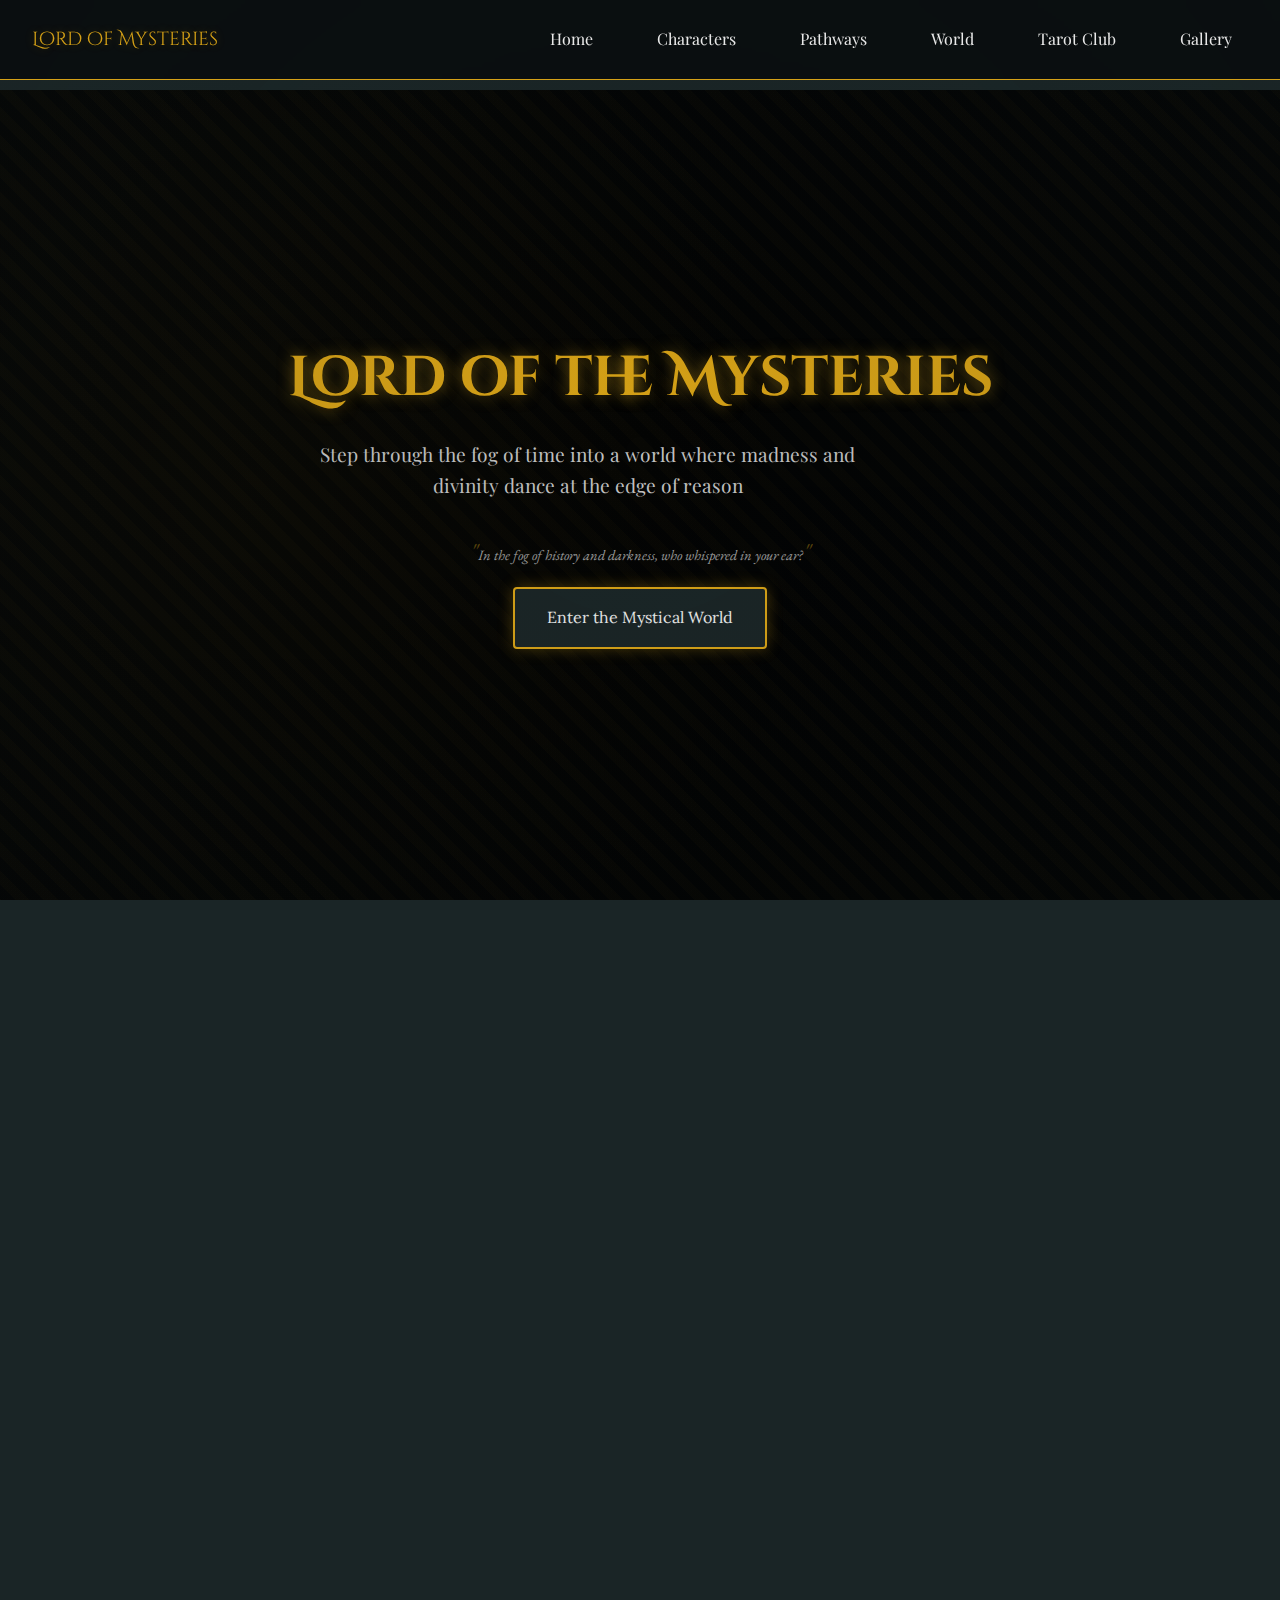
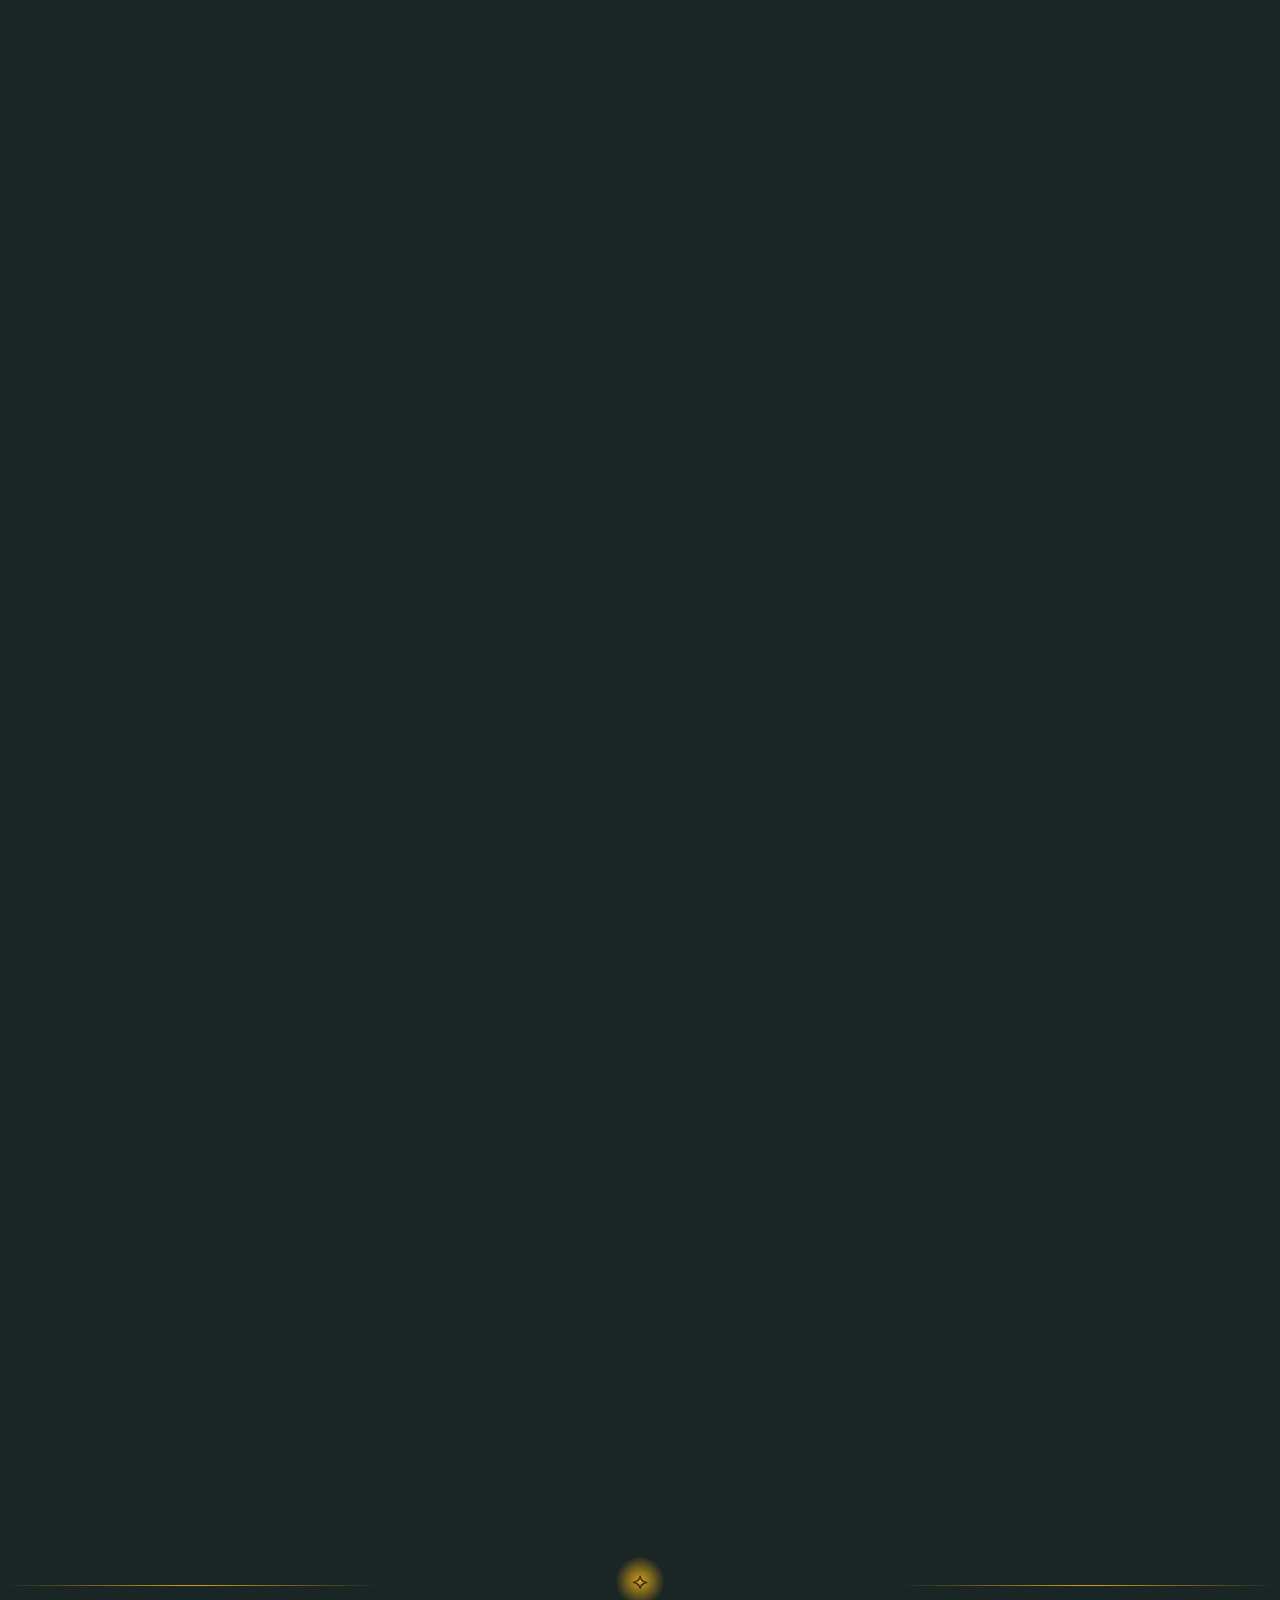
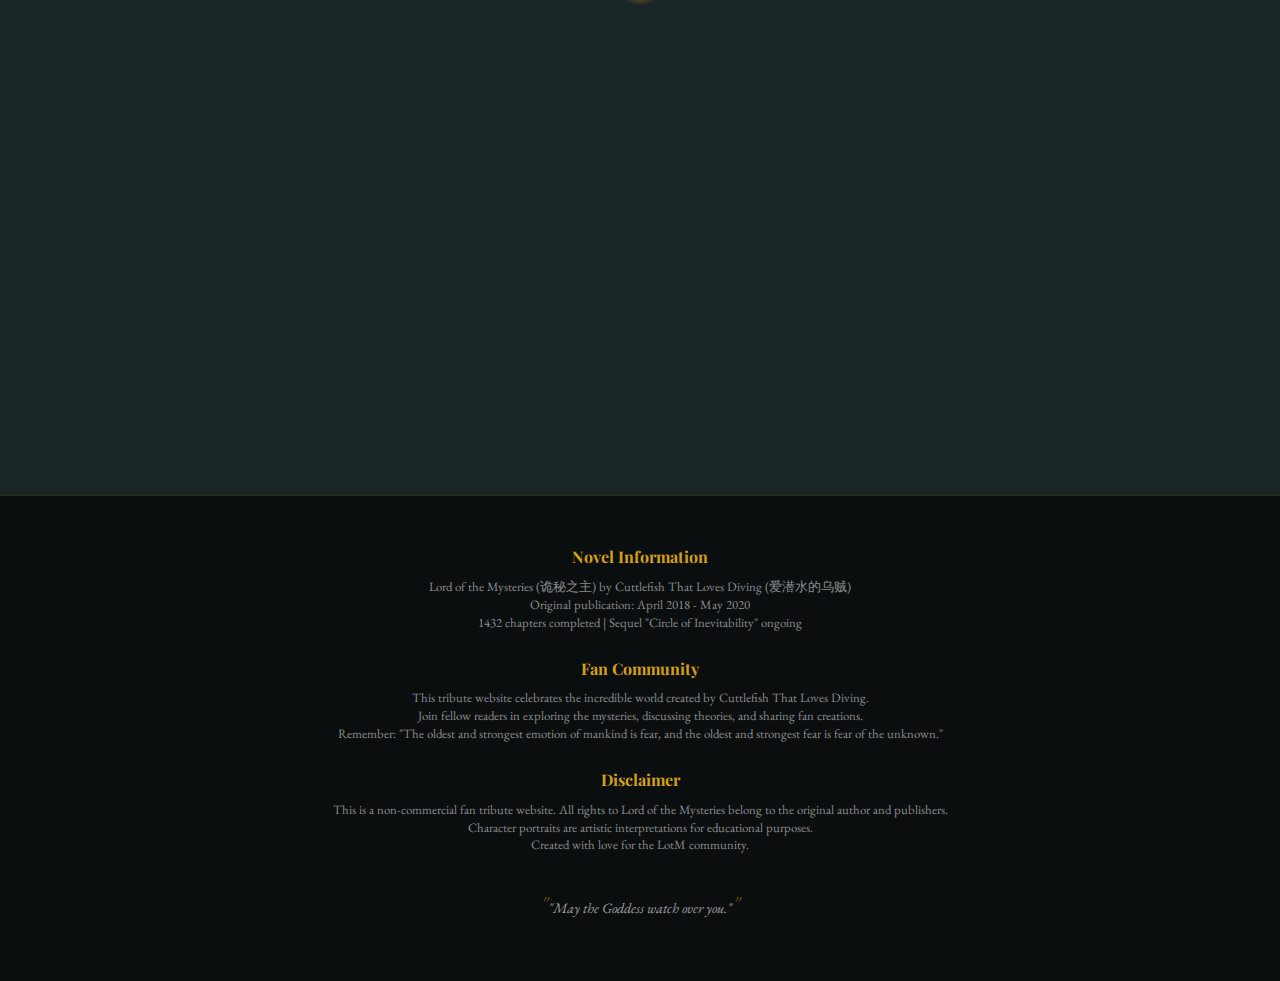
<file: index.html>
<!DOCTYPE html>
<html lang="en">
<head>
    <meta charset="UTF-8">
    <meta name="viewport" content="width=device-width, initial-scale=1.0">
    <title>Lord of the Mysteries - Enter the Mystical World</title>
    <link href="https://fonts.googleapis.com/css2?family=Cinzel+Decorative:wght@400;700&family=Playfair+Display:ital,wght@0,400;0,700;1,400&family=Lora:ital,wght@0,400;0,700;1,400&family=EB+Garamond:ital@0;1&display=swap" rel="stylesheet">
    <link rel="stylesheet" href="assets/css/style.css">
</head>
<body>
    <!-- Loading Screen -->
    <div class="loading-screen" id="loadingScreen">
        <div class="loading-symbol"></div>
    </div>

    <!-- Fog Overlay -->
    <div class="fog-overlay"></div>

    <!-- Main Navigation -->
    <nav class="main-nav">
        <a href="index.html" class="nav-brand">Lord of Mysteries</a>
        <ul class="nav-links">
            <li><a href="index.html">Home</a></li>
            <li><a href="pages/characters.html">Characters</a></li>
            <li><a href="pages/pathways.html">Pathways</a></li>
            <li><a href="pages/world.html">World</a></li>
            <li><a href="pages/tarot-club.html">Tarot Club</a></li>
            <li><a href="pages/gallery.html">Gallery</a></li>
        </ul>
        <button class="menu-toggle" id="menuToggle" aria-label="Menu">
            <span></span>
            <span></span>
            <span></span>
        </button>
    </nav>

    <!-- Mobile Navigation -->
    <nav class="mobile-nav" id="mobileNav">
        <a href="index.html" class="nav-link">Home</a>
        <a href="pages/characters.html" class="nav-link">Characters</a>
        <a href="pages/pathways.html" class="nav-link">Pathways</a>
        <a href="pages/world.html" class="nav-link">World</a>
        <a href="pages/tarot-club.html" class="nav-link">Tarot Club</a>
        <a href="pages/gallery.html" class="nav-link">Gallery</a>
    </nav>

    <div class="page-container">
        <!-- Hero Section -->
        <section class="hero-section">
            <div class="hero-content">
                <h1 class="hero-title">Lord of the Mysteries</h1>
                <p class="hero-subtitle">Step through the fog of time into a world where madness and divinity dance at the edge of reason</p>
                <p class="victorian-quote">In the fog of history and darkness, who whispered in your ear?</p>
                <a href="pages/characters.html" class="cta-button">Enter the Mystical World</a>
            </div>
        </section>

        <!-- Quick Introduction -->
        <section class="content-section">
            <div class="card">
                <h2 class="section-title">The Chronicles of The Fool</h2>
                <p style="font-size: 1rem; line-height: 1.8; margin-bottom: 1.5rem;">
                    Lord of the Mysteries by Cuttlefish That Loves Diving is a gripping blend of Victorian fantasy, occult horror, and intricate world-building. Follow Klein Moretti, a modern man reborn in a mysterious world of Beyonders, where supernatural powers come at a perilous cost.
                </p>
                
                <div class="grid grid-2" style="margin-top: 2rem;">
                    <div>
                        <h3>Novel Details</h3>
                        <p class="accent-text">Author: Cuttlefish That Loves Diving (爱潜水的乌贼)</p>
                        <p class="accent-text">Original Title: 诡秘之主</p>
                        <p class="accent-text">Genre: Western Fantasy, Mystery, Steampunk</p>
                        <p class="accent-text">Chapters: 1432 (Completed)</p>
                        <p class="accent-text">Status: Sequel "Circle of Inevitability" ongoing</p>
                    </div>
                    <div>
                        <h3>Key Themes</h3>
                        <ul style="list-style: none; padding: 0; font-size: 0.9rem; line-height: 1.6;">
                            <li>🎭 <strong>Mystery & Horror:</strong> Lovecraftian cosmic horror</li>
                            <li>⚙️ <strong>Steampunk Fantasy:</strong> Victorian-era mysticism</li>
                            <li>🃏 <strong>Tarot Symbolism:</strong> 22 pathways to godhood</li>
                            <li>🌟 <strong>Character Growth:</strong> Klein's journey from ordinary to divine</li>
                            <li>🕸️ <strong>Complex World:</strong> Intricate power systems and lore</li>
                        </ul>
                    </div>
                </div>
            </div>
        </section>

        <!-- Featured Characters Preview -->
        <section class="content-section">
            <h2 class="section-title">Meet the Tarot Club</h2>
            <div class="grid grid-3">
                <div class="character-card">
                    <img src="assets/images/klein-moretti.png" alt="Klein Moretti" class="character-image">
                    <h3 class="character-name">Klein Moretti</h3>
                    <p class="character-title">The Fool</p>
                    <p class="character-pathway">Fool Pathway</p>
                    <p class="character-description">A wanderer in the fog, cloaked in mystery, he weaves fate as The Fool, balancing mortal wit with divine ambition.</p>
                </div>
                
                <div class="character-card">
                    <img src="assets/images/audrey-hall.jpg" alt="Audrey Hall" class="character-image">
                    <h3 class="character-name">Audrey Hall</h3>
                    <p class="character-title">Justice</p>
                    <p class="character-pathway">Spectator Pathway</p>
                    <p class="character-description">A noble lady whose bright eyes conceal a mind attuned to the hearts of others.</p>
                </div>
                
                <div class="character-card">
                    <img src="assets/images/alger-wilson.jpg" alt="Alger Wilson" class="character-image">
                    <h3 class="character-name">Alger Wilson</h3>
                    <p class="character-title">The Hanged Man</p>
                    <p class="character-pathway">Tyrant Pathway</p>
                    <p class="character-description">A sailor of shadowed seas, bearing secrets as deep as the abyss.</p>
                </div>
            </div>
            
            <div style="text-align: center; margin-top: 2rem;">
                <a href="pages/characters.html" class="cta-button">Meet All Characters</a>
            </div>
        </section>

        <!-- Quick Links -->
        <section class="content-section">
            <h2 class="section-title">Explore the Mysteries</h2>
            <div class="grid grid-2">
                <div class="card">
                    <h3>🎭 The 22 Pathways</h3>
                    <p>Discover the supernatural paths to godhood, each corresponding to a Major Arcana tarot card. From Fool to Sun, each pathway offers unique powers and terrifying consequences.</p>
                    <a href="pages/pathways.html" class="cta-button" style="margin-top: 1rem; font-size: 0.85rem; padding: 0.5rem 1rem;">Explore Pathways</a>
                </div>
                
                <div class="card">
                    <h3>🌍 The Mystical World</h3>
                    <p>Enter a Victorian-era world where gas lamps illuminate foggy streets and ancient powers lurk in the shadows. Explore kingdoms, churches, and secret organizations.</p>
                    <a href="pages/world.html" class="cta-button" style="margin-top: 1rem; font-size: 0.85rem; padding: 0.5rem 1rem;">Discover World</a>
                </div>
                
                <div class="card">
                    <h3>🃏 The Tarot Club</h3>
                    <p>Above the gray fog, The Fool gathers his chosen. Learn about the most mysterious organization in the mystical world.</p>
                    <a href="pages/tarot-club.html" class="cta-button" style="margin-top: 1rem; font-size: 0.85rem; padding: 0.5rem 1rem;">Join the Club</a>
                </div>
                
                <div class="card">
                    <h3>🖼️ Mystical Gallery</h3>
                    <p>Witness the beauty and terror of key locations from the novel. From Backlund's foggy streets to the Gray Fog's mysterious palace.</p>
                    <a href="pages/gallery.html" class="cta-button" style="margin-top: 1rem; font-size: 0.85rem; padding: 0.5rem 1rem;">View Gallery</a>
                </div>
            </div>
        </section>

        <!-- Section Divider -->
        <div class="section-divider">
            <div class="divider-symbol"></div>
        </div>

        <!-- Famous Quote -->
        <section class="content-section">
            <div class="card" style="text-align: center;">
                <p class="victorian-quote" style="font-size: 1.2rem; margin: 2rem 0;">
                    Good afternoon, Mr. Fool~
                </p>
                <p style="opacity: 0.8; font-style: italic;">
                    — The weekly greeting that changed everything
                </p>
            </div>
        </section>
    </div>

    <!-- Footer -->
    <footer class="footer">
        <div class="footer-content">
            <div class="footer-section">
                <h3 class="footer-title">Novel Information</h3>
                <p class="footer-text">
                    Lord of the Mysteries (诡秘之主) by Cuttlefish That Loves Diving (爱潜水的乌贼)<br>
                    Original publication: April 2018 - May 2020<br>
                    1432 chapters completed | Sequel "Circle of Inevitability" ongoing
                </p>
            </div>
            
            <div class="footer-section">
                <h3 class="footer-title">Fan Community</h3>
                <p class="footer-text">
                    This tribute website celebrates the incredible world created by Cuttlefish That Loves Diving.<br>
                    Join fellow readers in exploring the mysteries, discussing theories, and sharing fan creations.<br>
                    Remember: "The oldest and strongest emotion of mankind is fear, and the oldest and strongest fear is fear of the unknown."
                </p>
            </div>
            
            <div class="footer-section">
                <h3 class="footer-title">Disclaimer</h3>
                <p class="footer-text">
                    This is a non-commercial fan tribute website. All rights to Lord of the Mysteries belong to the original author and publishers.<br>
                    Character portraits are artistic interpretations for educational purposes.<br>
                    Created with love for the LotM community.
                </p>
            </div>
            
            <div class="footer-section" style="margin-top: 2rem;">
                <p class="victorian-quote">"May the Goddess watch over you."</p>
            </div>
        </div>
    </footer>

    <script src="assets/js/main.js"></script>
</body>
</html>
</file>
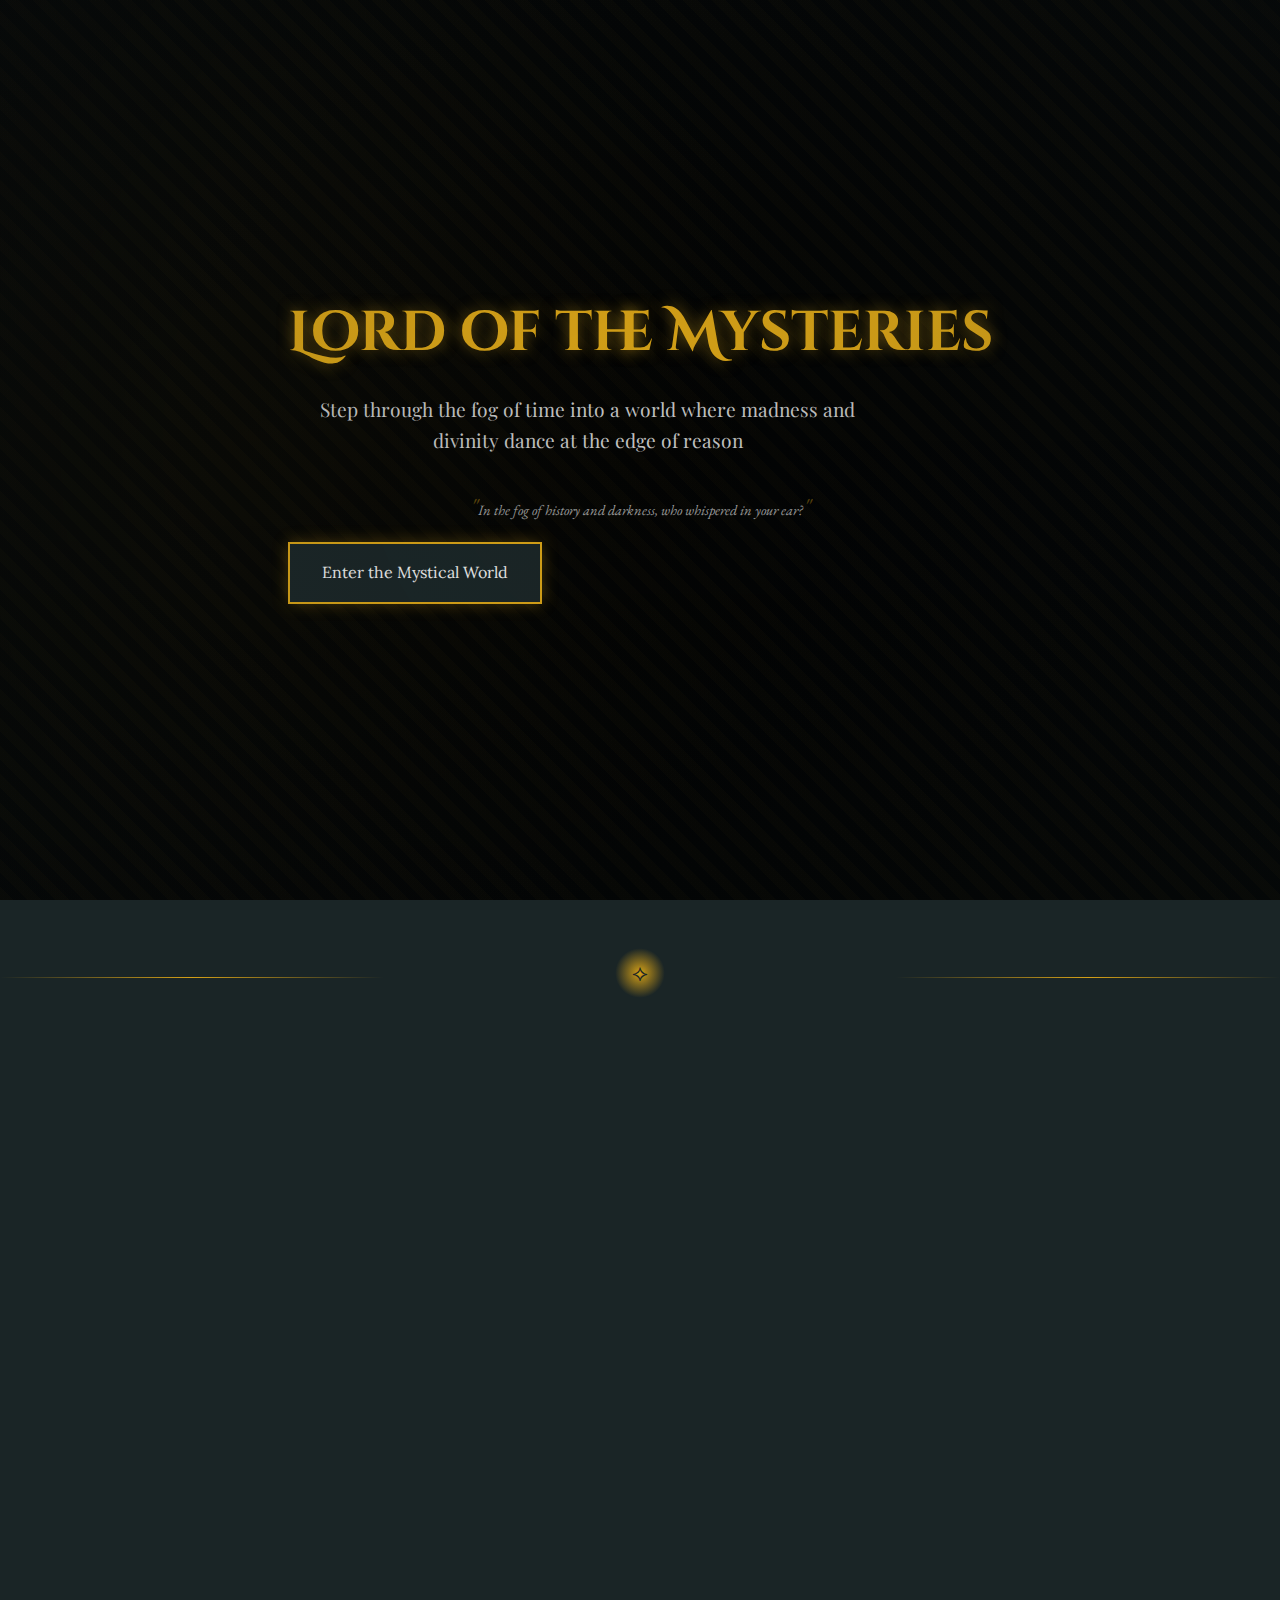
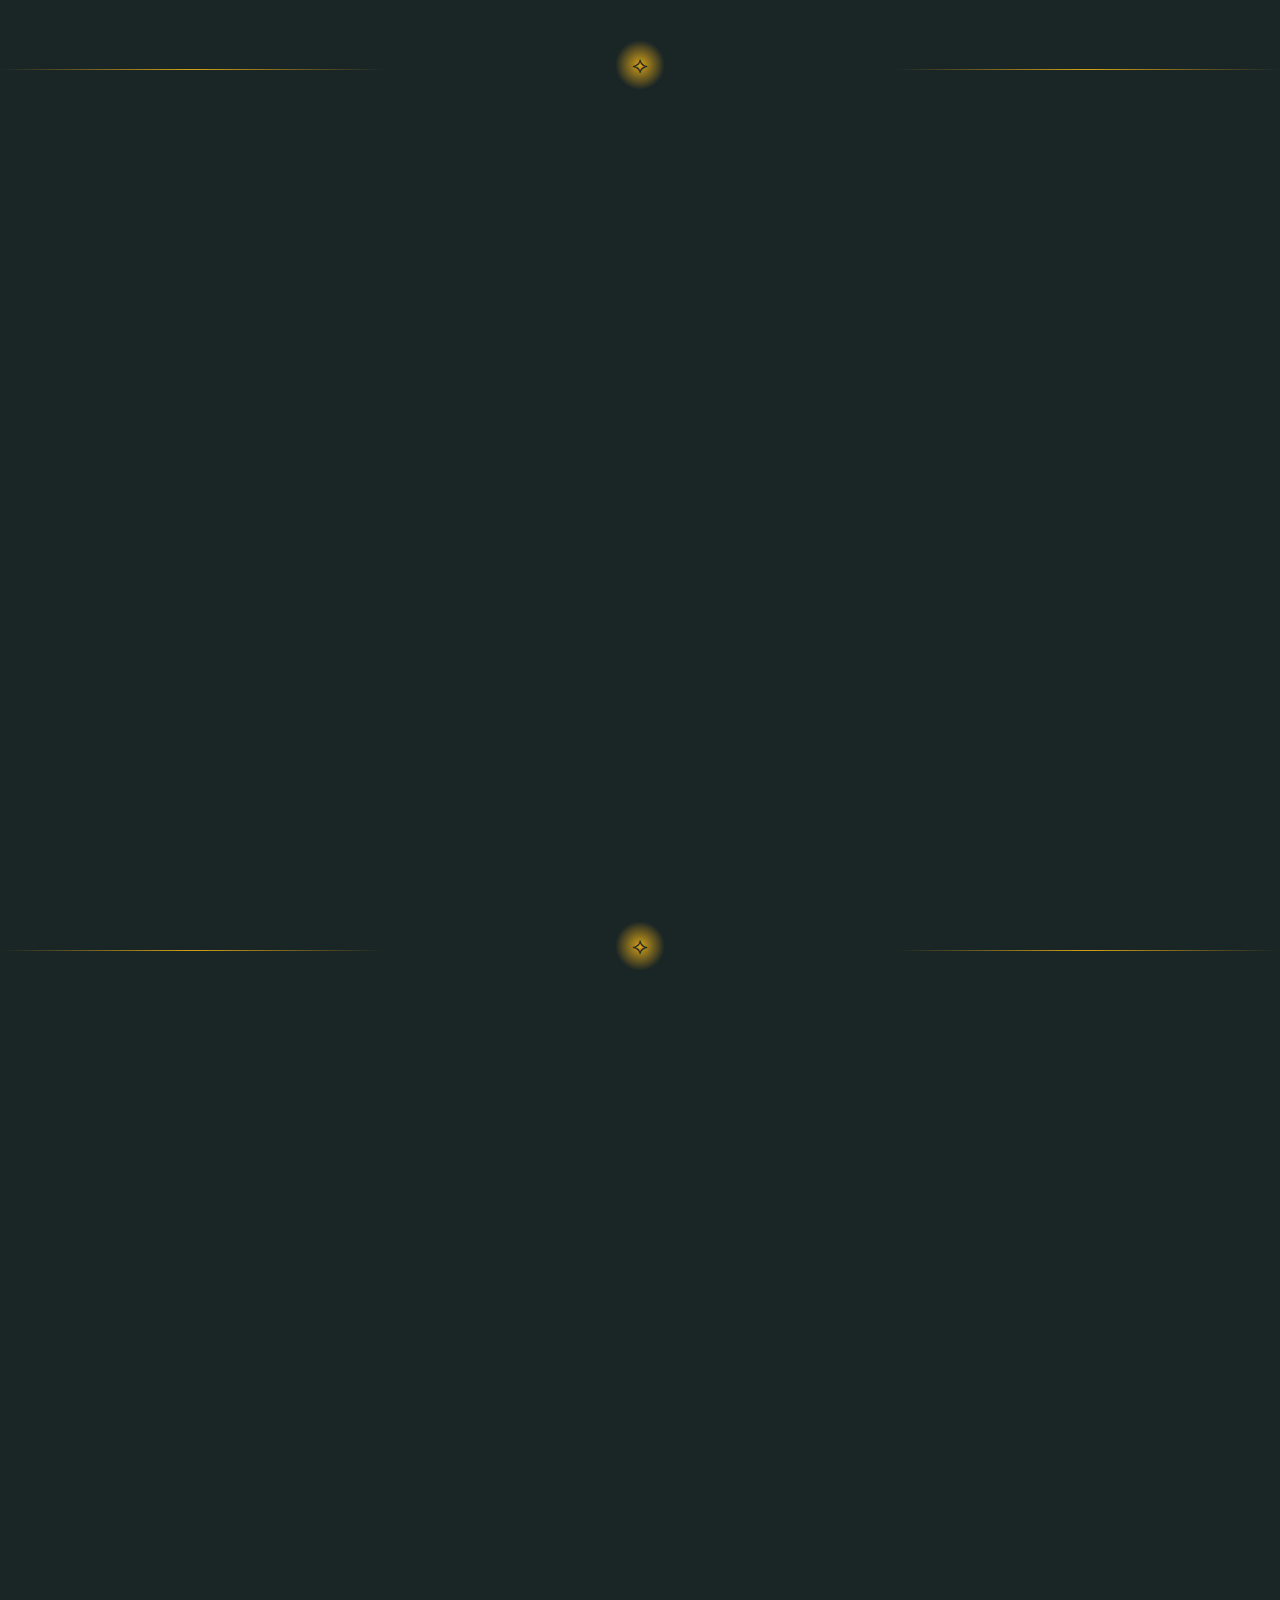
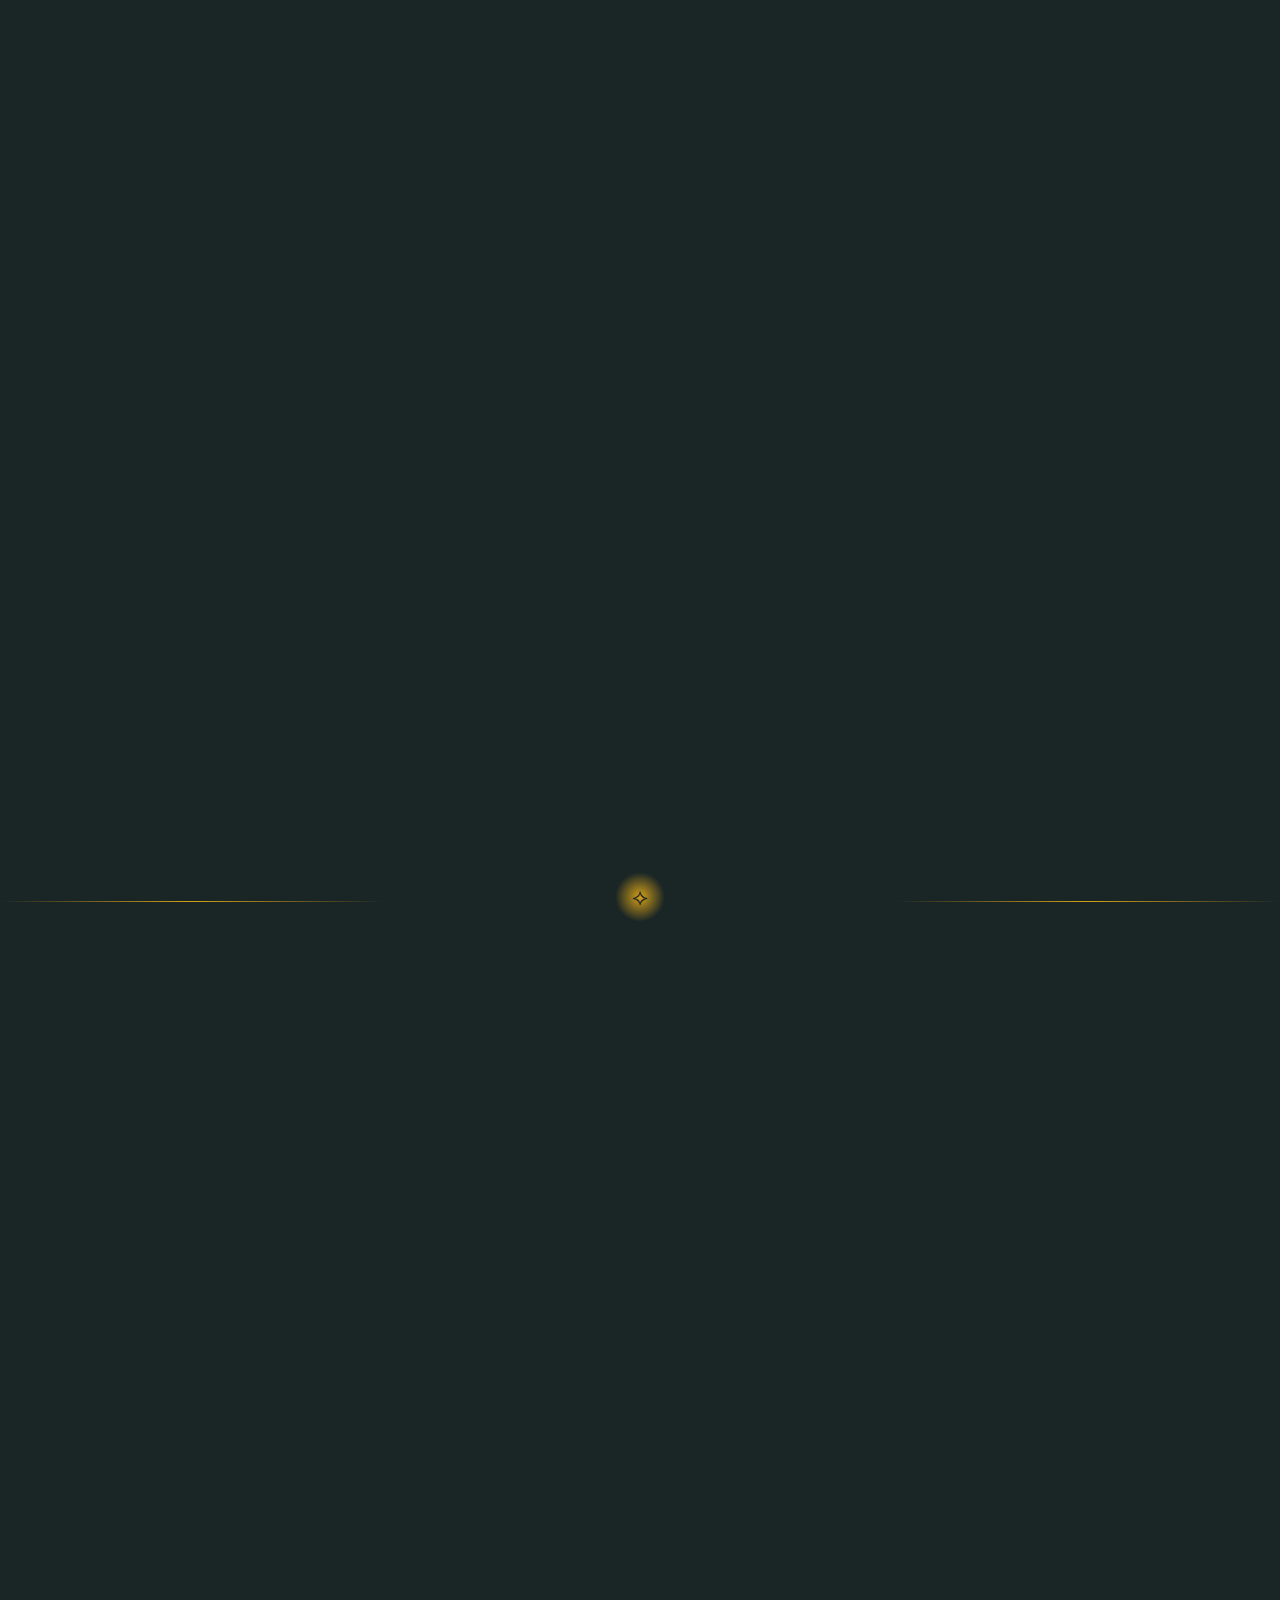
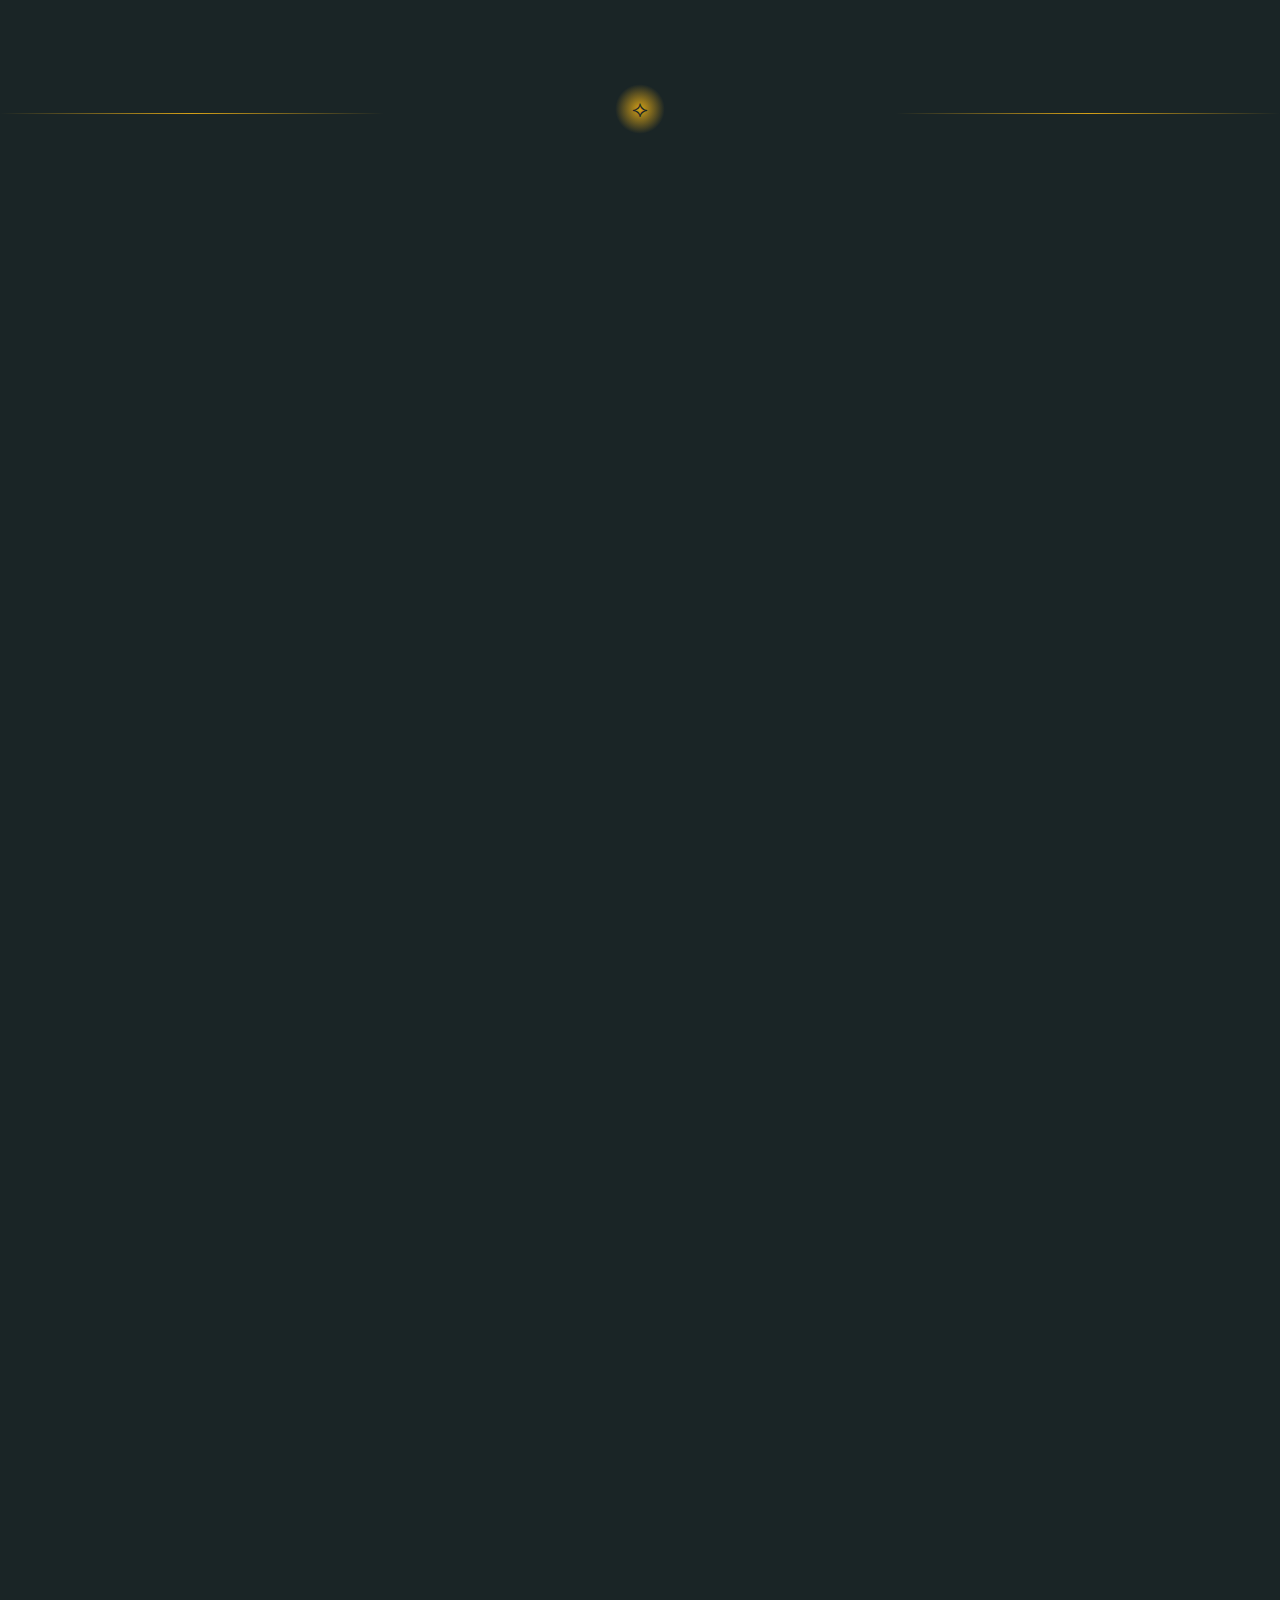
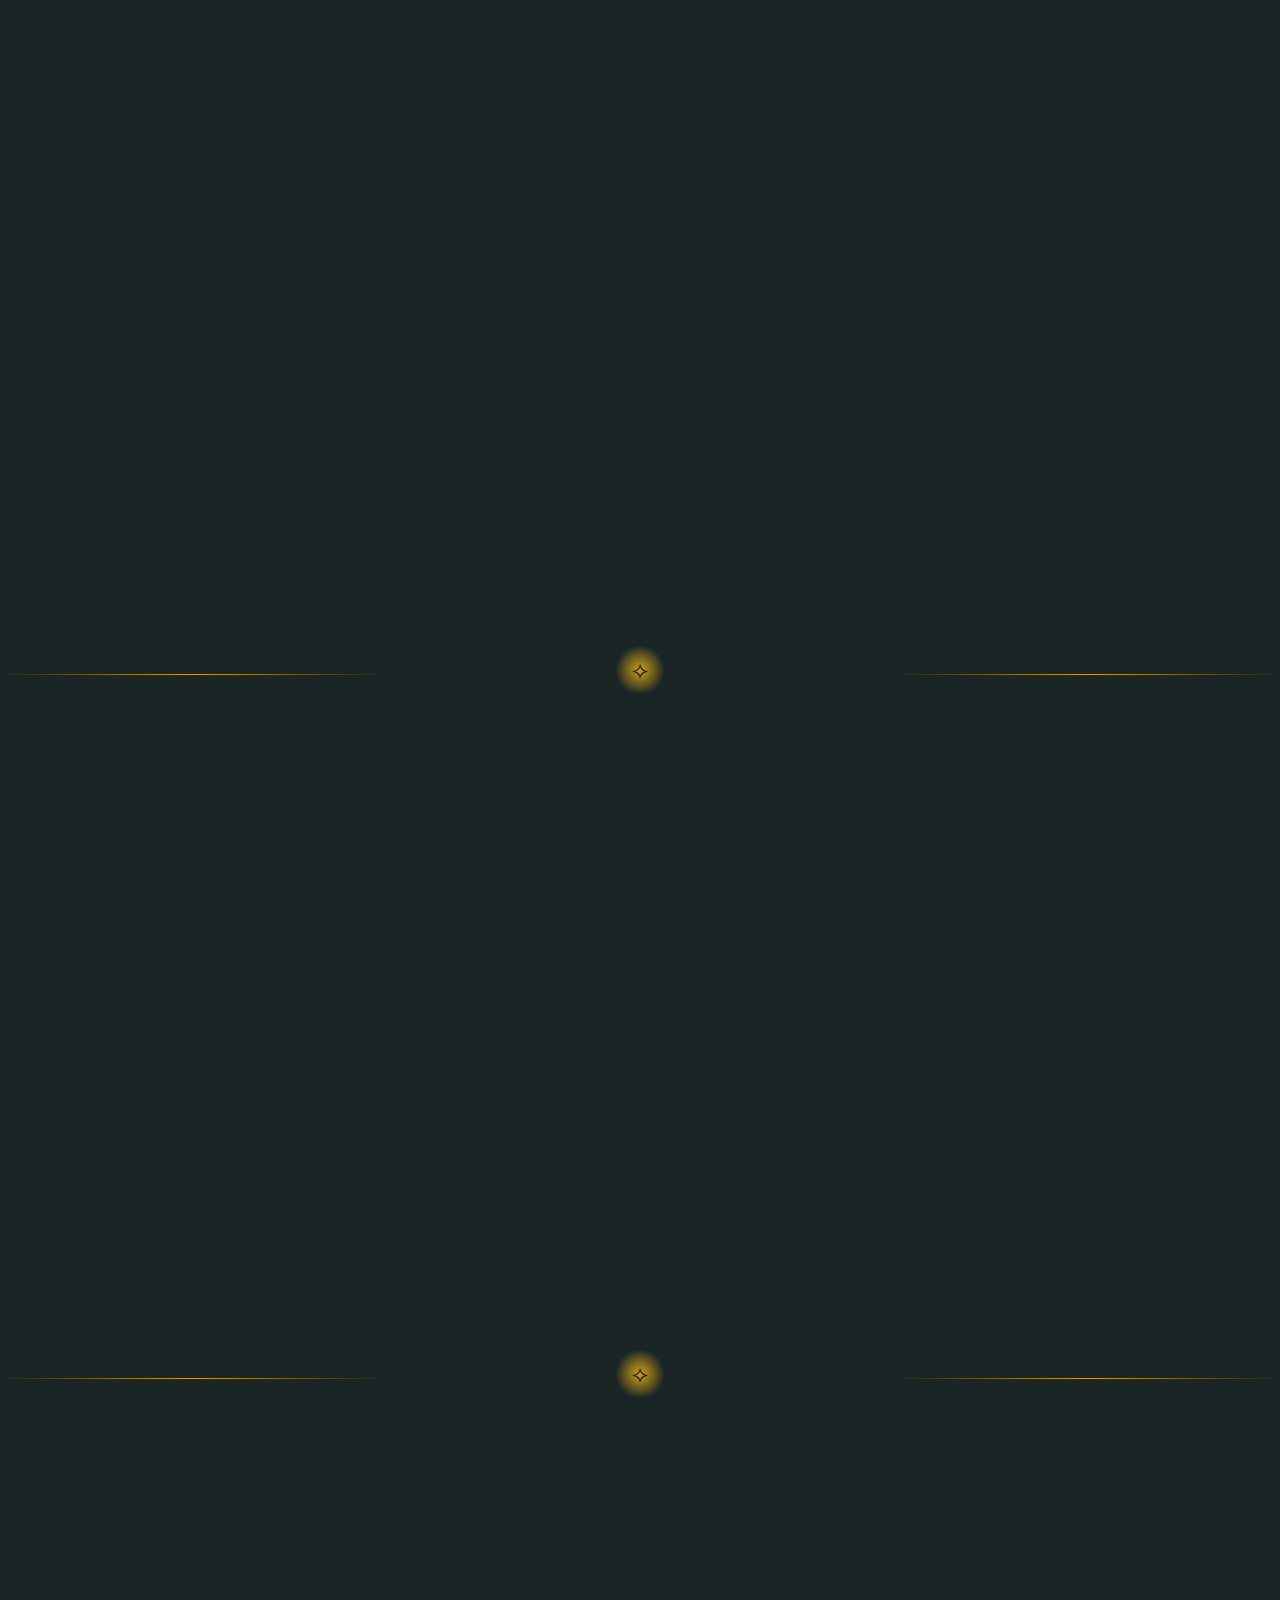
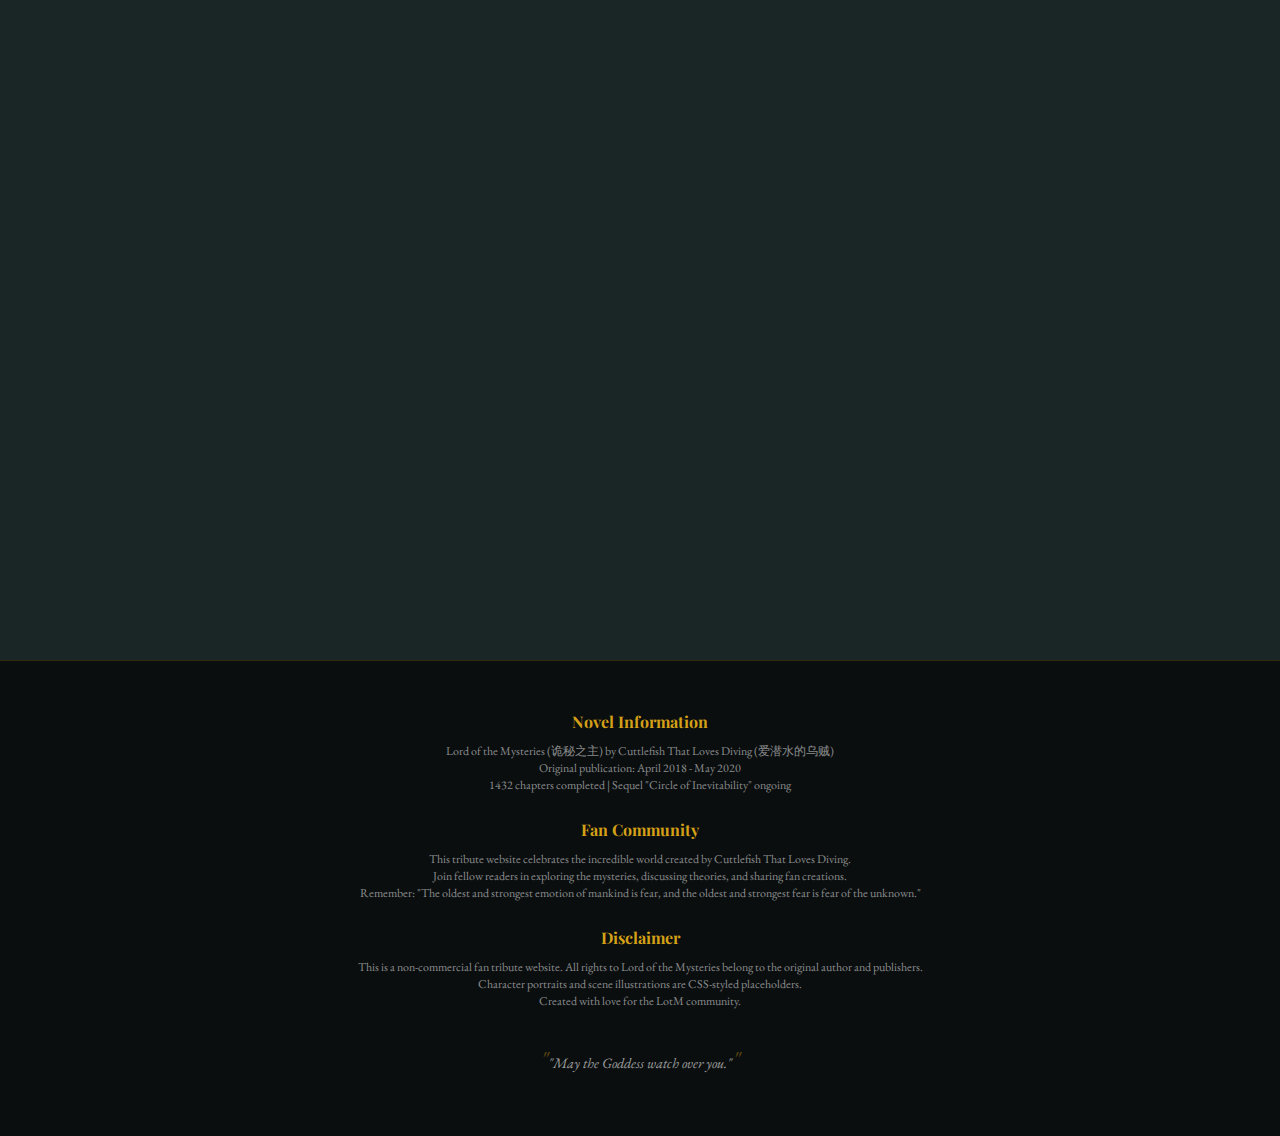
<file: index-original.html>
<!DOCTYPE html>
<html lang="en">
<head>
    <meta charset="UTF-8">
    <meta name="viewport" content="width=device-width, initial-scale=1.0">
    <title>Lord of the Mysteries - Enter the Mystical World</title>
    <link href="https://fonts.googleapis.com/css2?family=Cinzel+Decorative:wght@400;700&family=Playfair+Display:ital,wght@0,400;0,700;1,400&family=Lora:ital,wght@0,400;0,700;1,400&family=EB+Garamond:ital@0;1&display=swap" rel="stylesheet">
    <style>
        * {
            margin: 0;
            padding: 0;
            box-sizing: border-box;
        }

        :root {
            --gold: #D4A017;
            --silver: #C0C0C0;
            --dark-bg: #1A2526;
            --darker-bg: #0A0E0F;
            --off-white: #E8E8E8;
            --shadow-dark: rgba(0, 0, 0, 0.7);
            --crimson: #8B0000;
            --mystical-blue: #191970;
        }

        body {
            font-family: 'Lora', serif;
            font-size: 0.85rem;
            color: var(--off-white);
            background: var(--dark-bg);
            line-height: 1.6;
            overflow-x: hidden;
            min-height: 100vh;
        }

        /* Typography */
        h1 {
            font-family: 'Cinzel Decorative', serif;
            font-size: 1.8rem;
            color: var(--gold);
            text-shadow: 0 0 15px rgba(212, 160, 23, 0.5);
            text-align: center;
            margin-bottom: 1rem;
            animation: flicker 3s infinite ease-in-out;
        }

        h2 {
            font-family: 'Playfair Display', serif;
            font-size: 1.2rem;
            color: var(--silver);
            text-shadow: 0 0 10px rgba(192, 192, 192, 0.3);
            margin-bottom: 0.8rem;
        }

        h3 {
            font-family: 'Playfair Display', serif;
            font-size: 1rem;
            color: var(--gold);
            margin-bottom: 0.5rem;
        }

        .accent-text {
            font-family: 'EB Garamond', serif;
            font-style: italic;
            font-size: 0.75rem;
            color: var(--silver);
            opacity: 0.8;
        }

        /* Animations */
        @keyframes flicker {
            0%, 100% { opacity: 1; text-shadow: 0 0 15px rgba(212, 160, 23, 0.5); }
            50% { opacity: 0.85; text-shadow: 0 0 20px rgba(212, 160, 23, 0.7); }
        }

        @keyframes fadeIn {
            from { opacity: 0; transform: translateY(20px); }
            to { opacity: 1; transform: translateY(0); }
        }

        @keyframes float {
            0%, 100% { transform: translateY(0); }
            50% { transform: translateY(-10px); }
        }

        @keyframes revealCard {
            from { 
                opacity: 0; 
                transform: rotateY(90deg) scale(0.8);
            }
            to { 
                opacity: 1; 
                transform: rotateY(0) scale(1);
            }
        }

        @keyframes mysticalGlow {
            0%, 100% { box-shadow: 0 0 5px var(--gold), 0 0 10px var(--gold); }
            50% { box-shadow: 0 0 20px var(--gold), 0 0 30px var(--gold); }
        }

        /* Hero Section */
        .hero-section {
            position: relative;
            min-height: 80vh;
            display: flex;
            flex-direction: column;
            justify-content: center;
            align-items: center;
            padding: 2rem 1rem;
            background: linear-gradient(rgba(0, 0, 0, 0.7), rgba(0, 0, 0, 0.8)),
                        radial-gradient(circle at 20% 50%, rgba(212, 160, 23, 0.1) 0%, transparent 50%),
                        var(--darker-bg);
            overflow: hidden;
        }

        .hero-section::before {
            content: '';
            position: absolute;
            top: -50%;
            left: -50%;
            width: 200%;
            height: 200%;
            background: repeating-linear-gradient(
                45deg,
                transparent,
                transparent 10px,
                rgba(212, 160, 23, 0.02) 10px,
                rgba(212, 160, 23, 0.02) 20px
            );
            animation: float 20s infinite linear;
            pointer-events: none;
        }

        .hero-content {
            position: relative;
            z-index: 1;
            animation: fadeIn 1.5s ease-out;
        }

        .hero-title {
            font-size: 2.5rem;
            margin-bottom: 1rem;
        }

        .hero-subtitle {
            font-family: 'Playfair Display', serif;
            font-size: 1rem;
            color: var(--silver);
            text-align: center;
            margin-bottom: 2rem;
            max-width: 90vw;
        }

        /* Victorian Quote */
        .victorian-quote {
            font-family: 'EB Garamond', serif;
            font-style: italic;
            font-size: 0.9rem;
            color: var(--silver);
            text-align: center;
            margin: 1rem 0;
            padding: 0 1rem;
            opacity: 0.8;
        }

        .victorian-quote::before,
        .victorian-quote::after {
            content: '"';
            font-size: 1.5rem;
            color: var(--gold);
            opacity: 0.5;
        }

        /* CTA Button */
        .cta-button {
            display: inline-block;
            background: var(--dark-bg);
            border: 2px solid var(--gold);
            color: var(--off-white);
            padding: 0.75rem 1.5rem;
            font-family: 'Lora', serif;
            font-size: 0.9rem;
            text-decoration: none;
            position: relative;
            overflow: hidden;
            transition: all 0.3s ease;
            box-shadow: 0 0 15px rgba(212, 160, 23, 0.3);
            cursor: pointer;
        }

        .cta-button::before {
            content: '';
            position: absolute;
            top: 50%;
            left: 50%;
            width: 0;
            height: 0;
            background: radial-gradient(circle, var(--gold) 0%, transparent 70%);
            transform: translate(-50%, -50%);
            transition: width 0.5s, height 0.5s;
            opacity: 0.3;
        }

        .cta-button:hover::before,
        .cta-button:active::before {
            width: 300px;
            height: 300px;
        }

        .cta-button:active {
            box-shadow: 0 0 25px rgba(212, 160, 23, 0.6);
            transform: scale(0.98);
        }

        /* Section Divider */
        .section-divider {
            text-align: center;
            margin: 3rem 0;
            position: relative;
        }

        .section-divider::before,
        .section-divider::after {
            content: '';
            position: absolute;
            top: 50%;
            width: 30%;
            height: 1px;
            background: linear-gradient(to right, transparent, var(--gold), transparent);
        }

        .section-divider::before {
            left: 0;
        }

        .section-divider::after {
            right: 0;
        }

        .divider-symbol {
            display: inline-block;
            width: 50px;
            height: 50px;
            background: radial-gradient(circle, var(--gold) 0%, transparent 70%);
            border-radius: 50%;
            position: relative;
            animation: float 4s infinite ease-in-out;
        }

        .divider-symbol::before {
            content: '⟡';
            position: absolute;
            top: 50%;
            left: 50%;
            transform: translate(-50%, -50%);
            font-size: 1.5rem;
            color: var(--dark-bg);
        }

        /* Novel Description Section */
        .novel-section {
            padding: 2rem 1rem;
            max-width: 800px;
            margin: 0 auto;
            animation: fadeIn 1s ease-out 0.5s both;
        }

        .novel-description {
            background: linear-gradient(135deg, rgba(26, 37, 38, 0.8), rgba(10, 14, 15, 0.9));
            border: 1px solid rgba(212, 160, 23, 0.3);
            padding: 2rem 1.5rem;
            border-radius: 8px;
            position: relative;
            overflow: hidden;
        }

        .novel-description::before {
            content: '';
            position: absolute;
            top: -2px;
            left: -2px;
            right: -2px;
            bottom: -2px;
            background: linear-gradient(45deg, var(--gold), transparent, var(--silver));
            border-radius: 8px;
            opacity: 0.2;
            z-index: -1;
            animation: float 6s infinite linear;
        }

        /* World Building Section */
        .world-section {
            padding: 2rem 1rem;
            background: linear-gradient(180deg, var(--dark-bg), var(--darker-bg));
        }

        .world-container {
            max-width: 1200px;
            margin: 0 auto;
        }

        .world-grid {
            display: grid;
            grid-template-columns: 1fr;
            gap: 1.5rem;
            margin-top: 2rem;
        }

        .world-card {
            background: rgba(10, 14, 15, 0.8);
            border: 1px solid rgba(212, 160, 23, 0.3);
            border-radius: 8px;
            padding: 1.5rem;
            position: relative;
            overflow: hidden;
        }

        .world-card::after {
            content: '';
            position: absolute;
            top: 0;
            right: 0;
            width: 100px;
            height: 100px;
            background: radial-gradient(circle, rgba(212, 160, 23, 0.1), transparent);
            transform: translate(30px, -30px);
        }

        /* Pathways Section */
        .pathways-section {
            padding: 2rem 1rem;
            background: var(--darker-bg);
        }

        .pathway-list {
            display: grid;
            grid-template-columns: 1fr;
            gap: 1rem;
            margin-top: 1.5rem;
            max-width: 1000px;
            margin: 1.5rem auto 0;
        }

        .pathway-item {
            background: linear-gradient(135deg, rgba(26, 37, 38, 0.9), rgba(10, 14, 15, 0.95));
            border-left: 3px solid var(--gold);
            padding: 1rem;
            position: relative;
            transition: all 0.3s ease;
        }

        .pathway-item:active {
            transform: translateX(5px);
            box-shadow: 0 0 15px rgba(212, 160, 23, 0.3);
        }

        .pathway-name {
            font-family: 'Playfair Display', serif;
            font-size: 1rem;
            color: var(--gold);
            margin-bottom: 0.3rem;
        }

        .pathway-sequence {
            font-size: 0.8rem;
            color: var(--silver);
            opacity: 0.9;
        }

        /* Tarot Club Section */
        .tarot-section {
            padding: 2rem 1rem;
            background: linear-gradient(180deg, var(--darker-bg), var(--dark-bg));
        }

        .tarot-info {
            max-width: 800px;
            margin: 0 auto;
            text-align: center;
            padding: 2rem 1rem;
            background: rgba(26, 37, 38, 0.5);
            border-radius: 8px;
            margin-bottom: 2rem;
        }

        /* Characters Section */
        .characters-section {
            padding: 2rem 1rem;
            max-width: 1200px;
            margin: 0 auto;
        }

        .character-grid {
            display: grid;
            grid-template-columns: 1fr;
            gap: 1.5rem;
            padding: 1rem 0;
        }

        .character-card {
            background: var(--darker-bg);
            border: 2px solid rgba(212, 160, 23, 0.4);
            border-radius: 8px;
            padding: 1rem;
            position: relative;
            overflow: hidden;
            transition: all 0.3s ease;
            animation: revealCard 0.8s ease-out;
            animation-fill-mode: both;
            cursor: pointer;
            min-height: 280px;
        }

        .character-card:nth-child(2) { animation-delay: 0.2s; }
        .character-card:nth-child(3) { animation-delay: 0.4s; }
        .character-card:nth-child(4) { animation-delay: 0.6s; }
        .character-card:nth-child(5) { animation-delay: 0.8s; }
        .character-card:nth-child(6) { animation-delay: 1s; }
        .character-card:nth-child(7) { animation-delay: 1.2s; }
        .character-card:nth-child(8) { animation-delay: 1.4s; }

        .character-card::before {
            content: '';
            position: absolute;
            top: 0;
            left: 0;
            right: 0;
            bottom: 0;
            background: radial-gradient(circle at center, transparent 0%, rgba(212, 160, 23, 0.1) 100%);
            opacity: 0;
            transition: opacity 0.3s ease;
        }

        .character-card:active::before {
            opacity: 1;
        }

        .character-card:active {
            transform: scale(0.98);
            border-color: var(--gold);
            box-shadow: 0 0 20px rgba(212, 160, 23, 0.5);
        }

        .character-image-placeholder {
            width: 100%;
            height: 180px;
            background: linear-gradient(135deg, var(--dark-bg), rgba(212, 160, 23, 0.1));
            border: 1px solid rgba(212, 160, 23, 0.3);
            border-radius: 4px;
            margin-bottom: 1rem;
            display: flex;
            align-items: center;
            justify-content: center;
            position: relative;
            overflow: hidden;
        }

        .character-image-placeholder::before {
            content: attr(data-character);
            font-family: 'Cinzel Decorative', serif;
            font-size: 3rem;
            color: rgba(212, 160, 23, 0.2);
            position: absolute;
            z-index: 1;
        }

        .character-image-placeholder::after {
            content: '';
            position: absolute;
            inset: 0;
            background: repeating-linear-gradient(
                45deg,
                transparent,
                transparent 10px,
                rgba(212, 160, 23, 0.05) 10px,
                rgba(212, 160, 23, 0.05) 20px
            );
            animation: float 10s infinite linear;
        }

        .character-name {
            font-family: 'Playfair Display', serif;
            font-size: 1.1rem;
            color: var(--gold);
            margin-bottom: 0.5rem;
            text-shadow: 0 0 10px rgba(212, 160, 23, 0.3);
        }

        .character-title {
            font-family: 'EB Garamond', serif;
            font-style: italic;
            font-size: 0.85rem;
            color: var(--silver);
            margin-bottom: 0.5rem;
            opacity: 0.9;
        }

        .character-pathway {
            font-size: 0.75rem;
            color: var(--gold);
            opacity: 0.7;
            margin-bottom: 0.5rem;
        }

        .character-description {
            font-size: 0.8rem;
            line-height: 1.5;
            color: var(--off-white);
            opacity: 0.9;
        }

        /* Gallery Section */
        .gallery-section {
            padding: 2rem 1rem;
            background: var(--darker-bg);
        }

        .gallery-grid {
            display: grid;
            grid-template-columns: repeat(auto-fit, minmax(250px, 1fr));
            gap: 1rem;
            max-width: 1200px;
            margin: 2rem auto 0;
        }

        .gallery-item {
            background: var(--dark-bg);
            border: 1px solid rgba(212, 160, 23, 0.3);
            padding: 1rem;
            text-align: center;
            position: relative;
            overflow: hidden;
            border-radius: 8px;
            min-height: 200px;
            display: flex;
            flex-direction: column;
            justify-content: center;
            align-items: center;
        }

        .gallery-item::before {
            content: attr(data-scene);
            font-family: 'Cinzel Decorative', serif;
            font-size: 1.2rem;
            color: rgba(212, 160, 23, 0.3);
            position: absolute;
            top: 50%;
            left: 50%;
            transform: translate(-50%, -50%);
            white-space: nowrap;
        }

        .gallery-caption {
            font-family: 'EB Garamond', serif;
            font-size: 0.85rem;
            color: var(--silver);
            margin-top: auto;
            padding-top: 1rem;
        }

        /* Mysteries Section */
        .mysteries-section {
            padding: 2rem 1rem;
            background: linear-gradient(180deg, var(--dark-bg), var(--darker-bg));
        }

        .mystery-box {
            background: rgba(10, 14, 15, 0.9);
            border: 1px solid var(--gold);
            border-radius: 8px;
            padding: 1.5rem;
            margin: 1rem 0;
            position: relative;
            overflow: hidden;
            max-width: 800px;
            margin: 1rem auto;
        }

        .mystery-box::before {
            content: '?';
            position: absolute;
            top: -20px;
            right: 20px;
            font-size: 4rem;
            color: rgba(212, 160, 23, 0.1);
            font-family: 'Cinzel Decorative', serif;
        }

        /* Footer */
        .footer {
            background: var(--darker-bg);
            padding: 3rem 1rem 2rem;
            text-align: center;
            border-top: 1px solid rgba(212, 160, 23, 0.2);
            margin-top: 3rem;
        }

        .footer-content {
            max-width: 800px;
            margin: 0 auto;
        }

        .footer-section {
            margin-bottom: 1.5rem;
        }

        .footer-title {
            font-family: 'Playfair Display', serif;
            font-size: 1rem;
            color: var(--gold);
            margin-bottom: 0.5rem;
        }

        .footer-text {
            font-family: 'EB Garamond', serif;
            font-size: 0.75rem;
            color: var(--silver);
            opacity: 0.7;
            line-height: 1.4;
        }

        /* Hamburger Menu */
        .menu-toggle {
            position: fixed;
            top: 1rem;
            right: 1rem;
            z-index: 1000;
            background: var(--dark-bg);
            border: 2px solid var(--gold);
            width: 44px;
            height: 44px;
            display: flex;
            flex-direction: column;
            justify-content: center;
            align-items: center;
            cursor: pointer;
            transition: all 0.3s ease;
        }

        .menu-toggle span {
            width: 20px;
            height: 2px;
            background: var(--gold);
            margin: 2px 0;
            transition: all 0.3s ease;
        }

        .menu-toggle.active span:nth-child(1) {
            transform: rotate(45deg) translate(5px, 5px);
        }

        .menu-toggle.active span:nth-child(2) {
            opacity: 0;
        }

        .menu-toggle.active span:nth-child(3) {
            transform: rotate(-45deg) translate(5px, -5px);
        }

        /* Mobile Navigation */
        .mobile-nav {
            position: fixed;
            top: 0;
            right: -100%;
            width: 80%;
            max-width: 300px;
            height: 100vh;
            background: var(--darker-bg);
            border-left: 2px solid var(--gold);
            padding: 5rem 2rem 2rem;
            transition: right 0.3s ease;
            z-index: 999;
            overflow-y: auto;
        }

        .mobile-nav.active {
            right: 0;
        }

        .nav-link {
            display: block;
            font-family: 'Playfair Display', serif;
            font-size: 1.1rem;
            color: var(--off-white);
            text-decoration: none;
            padding: 0.75rem 0;
            border-bottom: 1px solid rgba(212, 160, 23, 0.2);
            transition: all 0.3s ease;
        }

        .nav-link:active {
            color: var(--gold);
            padding-left: 1rem;
        }

        /* Fog Overlay */
        .fog-overlay {
            position: fixed;
            top: 0;
            left: 0;
            width: 100%;
            height: 100%;
            pointer-events: none;
            z-index: 100;
            background: radial-gradient(circle at 50% 50%, transparent 0%, rgba(26, 37, 38, 0.3) 100%);
            opacity: 0.5;
        }

        /* Mystical Elements */
        .mystical-symbol {
            display: inline-block;
            width: 30px;
            height: 30px;
            margin: 0 0.5rem;
            position: relative;
            animation: mysticalGlow 3s infinite ease-in-out;
        }

        .mystical-symbol::before {
            content: '✦';
            position: absolute;
            top: 50%;
            left: 50%;
            transform: translate(-50%, -50%);
            font-size: 1.5rem;
            color: var(--gold);
        }

        /* Media Queries */
        @media (min-width: 768px) {
            body {
                font-size: 1rem;
            }

            h1 {
                font-size: 2.5rem;
            }

            h2 {
                font-size: 1.5rem;
            }

            h3 {
                font-size: 1.2rem;
            }

            .accent-text {
                font-size: 0.9rem;
            }

            .hero-section {
                min-height: 100vh;
            }

            .hero-title {
                font-size: 3.5rem;
            }

            .hero-subtitle {
                font-size: 1.2rem;
                max-width: 600px;
            }

            .world-grid {
                grid-template-columns: repeat(2, 1fr);
            }

            .pathway-list {
                grid-template-columns: repeat(2, 1fr);
            }

            .character-grid {
                grid-template-columns: repeat(3, 1fr);
                gap: 2rem;
            }

            .character-card:hover {
                transform: translateY(-5px);
                box-shadow: 0 10px 30px rgba(0, 0, 0, 0.5);
            }

            .character-card:hover::before {
                opacity: 1;
            }

            .cta-button {
                font-size: 1rem;
                padding: 1rem 2rem;
            }

            .menu-toggle {
                display: none;
            }

            .mobile-nav {
                display: none;
            }

            /* Desktop Navigation */
            .desktop-nav {
                position: fixed;
                top: 0;
                left: 0;
                right: 0;
                background: rgba(10, 14, 15, 0.95);
                border-bottom: 1px solid var(--gold);
                padding: 1rem 2rem;
                z-index: 999;
                display: flex;
                justify-content: center;
                gap: 2rem;
            }

            .desktop-nav .nav-link {
                border-bottom: none;
                padding: 0.5rem 1rem;
                font-size: 1rem;
            }

            .desktop-nav .nav-link:hover {
                color: var(--gold);
                text-shadow: 0 0 10px rgba(212, 160, 23, 0.5);
            }
        }

        /* Parallax Effect for Desktop */
        @media (min-width: 768px) and (prefers-reduced-motion: no-preference) {
            .hero-section {
                background-attachment: fixed;
            }
        }

        /* Loading Animation */
        .loading-screen {
            position: fixed;
            top: 0;
            left: 0;
            width: 100%;
            height: 100vh;
            background: var(--darker-bg);
            display: flex;
            justify-content: center;
            align-items: center;
            z-index: 2000;
            opacity: 1;
            transition: opacity 0.5s ease;
        }

        .loading-screen.hide {
            opacity: 0;
            pointer-events: none;
        }

        .loading-symbol {
            width: 60px;
            height: 60px;
            border: 3px solid rgba(212, 160, 23, 0.3);
            border-top: 3px solid var(--gold);
            border-radius: 50%;
            animation: spin 1s linear infinite;
        }

        @keyframes spin {
            to { transform: rotate(360deg); }
        }

        /* Hide desktop nav on mobile */
        .desktop-nav {
            display: none;
        }
    </style>
</head>
<body>
    <!-- Loading Screen -->
    <div class="loading-screen" id="loadingScreen">
        <div class="loading-symbol"></div>
    </div>

    <!-- Fog Overlay -->
    <div class="fog-overlay"></div>

    <!-- Desktop Navigation -->
    <nav class="desktop-nav">
        <a href="#home" class="nav-link">Home</a>
        <a href="#novel" class="nav-link">Novel</a>
        <a href="#world" class="nav-link">World</a>
        <a href="#pathways" class="nav-link">Pathways</a>
        <a href="#tarot" class="nav-link">Tarot Club</a>
        <a href="#characters" class="nav-link">Characters</a>
        <a href="#gallery" class="nav-link">Gallery</a>
        <a href="#mysteries" class="nav-link">Mysteries</a>
    </nav>

    <!-- Mobile Menu Toggle -->
    <button class="menu-toggle" id="menuToggle" aria-label="Menu">
        <span></span>
        <span></span>
        <span></span>
    </button>

    <!-- Mobile Navigation -->
    <nav class="mobile-nav" id="mobileNav">
        <a href="#home" class="nav-link">Home</a>
        <a href="#novel" class="nav-link">About the Novel</a>
        <a href="#world" class="nav-link">World Building</a>
        <a href="#pathways" class="nav-link">Pathways</a>
        <a href="#tarot" class="nav-link">Tarot Club</a>
        <a href="#characters" class="nav-link">Characters</a>
        <a href="#gallery" class="nav-link">Gallery</a>
        <a href="#mysteries" class="nav-link">Mysteries</a>
        <a href="#footer" class="nav-link">Credits</a>
    </nav>

    <!-- Hero Section -->
    <section class="hero-section" id="home">
        <div class="hero-content">
            <h1 class="hero-title">Lord of the Mysteries</h1>
            <p class="hero-subtitle">Step through the fog of time into a world where madness and divinity dance at the edge of reason</p>
            <p class="victorian-quote">In the fog of history and darkness, who whispered in your ear?</p>
            <a href="#novel" class="cta-button">Enter the Mystical World</a>
        </div>
    </section>

    <!-- Section Divider -->
    <div class="section-divider">
        <div class="divider-symbol"></div>
    </div>

    <!-- Novel Description -->
    <section class="novel-section" id="novel">
        <div class="novel-description">
            <h2>The Chronicles of The Fool</h2>
            <p>
                Lord of the Mysteries by Cuttlefish That Loves Diving is a gripping blend of Victorian fantasy, occult horror, and intricate world-building. Follow Klein Moretti, a modern man reborn in a mysterious world of Beyonders, where supernatural powers come at a perilous cost. As he navigates a shadowy society of secret organizations, ancient gods, and cryptic rituals, Klein assumes the mantle of The Fool, weaving fate through the enigmatic Tarot Club. With its rich lore, complex characters, and a haunting mix of light and darkness, this novel captivates readers with its blend of mystery and mysticism.
            </p>
            <div style="margin-top: 1.5rem;">
                <h3>Novel Details</h3>
                <p class="accent-text">Author: Cuttlefish That Loves Diving (爱潜水的乌贼)</p>
                <p class="accent-text">Original Title: 诡秘之主</p>
                <p class="accent-text">Genre: Western Fantasy, Mystery, Steampunk</p>
                <p class="accent-text">Chapters: 1432 (Completed)</p>
                <p class="accent-text">Status: Sequel "Circle of Inevitability" ongoing</p>
            </div>
        </div>
    </section>

    <!-- Section Divider -->
    <div class="section-divider">
        <div class="divider-symbol"></div>
    </div>

    <!-- World Building Section -->
    <section class="world-section" id="world">
        <div class="world-container">
            <h2 style="text-align: center; margin-bottom: 1rem;">The Victorian-Era Mystical World</h2>
            <p style="text-align: center; margin-bottom: 2rem; opacity: 0.9;">
                A world where gas lamps illuminate foggy streets, and ancient powers lurk in the shadows
            </p>
            
            <div class="world-grid">
                <div class="world-card">
                    <h3>The Seven Orthodox Churches</h3>
                    <p>The dominant religious organizations that maintain order in the world:</p>
                    <ul style="margin-top: 0.5rem; font-size: 0.85rem; list-style: none; padding-left: 0;">
                        <li>⚜️ Church of the Evernight Goddess</li>
                        <li>☀️ Church of the Eternal Blazing Sun</li>
                        <li>⚡ Church of the Lord of Storms</li>
                        <li>⚙️ Church of the God of Steam and Machinery</li>
                        <li>🌍 Church of the Earth Mother</li>
                        <li>📚 Church of the God of Knowledge and Wisdom</li>
                        <li>⚔️ Church of the God of Combat</li>
                    </ul>
                </div>
                
                <div class="world-card">
                    <h3>Major Kingdoms & Regions</h3>
                    <p>The world is divided into several major powers:</p>
                    <ul style="margin-top: 0.5rem; font-size: 0.85rem; list-style: none; padding-left: 0;">
                        <li>🏰 Loen Kingdom - Victorian-inspired kingdom where the story begins</li>
                        <li>🦅 Feysac Empire - Northern military powerhouse</li>
                        <li>🎭 Intis Republic - Revolutionary nation of art and industry</li>
                        <li>🌙 Feynapotter Kingdom - Land of mysticism and scholars</li>
                        <li>🏺 Southern Continent - Colonial territories and ancient mysteries</li>
                    </ul>
                </div>
                
                <div class="world-card">
                    <h3>Secret Organizations</h3>
                    <p>Hidden societies that operate in the shadows:</p>
                    <ul style="margin-top: 0.5rem; font-size: 0.85rem; list-style: none; padding-left: 0;">
                        <li>🎪 Tarot Club - Klein's mysterious gathering</li>
                        <li>👁️ Twilight Hermit Order - Ancient conspiracy</li>
                        <li>🌹 Demoness Sect - Practitioners of pleasure and catastrophe</li>
                        <li>🎯 Aurora Order - Fanatical believers of the True Creator</li>
                        <li>🔮 Moses Ascetic Order - Seekers of hidden knowledge</li>
                        <li>⚗️ Psychology Alchemists - Masters of the mind</li>
                    </ul>
                </div>
                
                <div class="world-card">
                    <h3>The Beyonder System</h3>
                    <p>The supernatural power system of the world:</p>
                    <p style="margin-top: 0.5rem; font-size: 0.85rem;">
                        Beyonders consume mystical potions to gain supernatural abilities, advancing through Sequences from 9 to 0. Each pathway represents a different route to godhood, with unique powers and increasing risk of losing control. The iron rule: similar pathways attract, different pathways conflict.
                    </p>
                    <p class="accent-text" style="margin-top: 0.5rem;">
                        "Do not look directly at God!"
                    </p>
                </div>
            </div>
        </div>
    </section>

    <!-- Section Divider -->
    <div class="section-divider">
        <div class="divider-symbol"></div>
    </div>

    <!-- Pathways Section -->
    <section class="pathways-section" id="pathways">
        <div class="world-container">
            <h2 style="text-align: center; margin-bottom: 1rem;">The 22 Pathways to Godhood</h2>
            <p style="text-align: center; margin-bottom: 2rem; opacity: 0.9; max-width: 800px; margin: 0 auto 2rem;">
                Each pathway represents a unique route to divinity, corresponding to the Major Arcana of tarot
            </p>
            
            <div class="pathway-list">
                <div class="pathway-item">
                    <div class="pathway-name">0. Fool Pathway</div>
                    <div class="pathway-sequence">Seer → Clown → Magician → Faceless → Marionettist → Bizarro Sorcerer → Scholar of Yore → Miracle Invoker → Attendant of Mysteries → The Fool</div>
                </div>
                
                <div class="pathway-item">
                    <div class="pathway-name">1. Error Pathway</div>
                    <div class="pathway-sequence">Marauder → Swindler → Cryptologist → Fire Mage → Dream Stealer → Parasite → Mentor of Deceit → Trojan Horse of Fate → Worm of Time → Error</div>
                </div>
                
                <div class="pathway-item">
                    <div class="pathway-name">2. Door Pathway</div>
                    <div class="pathway-sequence">Apprentice → Trickmaster → Astrologer → Scrolls Professor → Traveler → Secrets Sorcerer → Wanderer → Planeswalker → Key of Stars → Door</div>
                </div>
                
                <div class="pathway-item">
                    <div class="pathway-name">3. Evernight Pathway</div>
                    <div class="pathway-sequence">Sleepless → Midnight Poet → Nightmare → Shaman → Spirit Guide → Gatekeeper → Demoness of Repose → Spirit World Plunderer → Calamity Maiden → Evernight Goddess</div>
                </div>
                
                <div class="pathway-item">
                    <div class="pathway-name">4. Twilight Giant Pathway</div>
                    <div class="pathway-sequence">Warrior → Pugilist → Weapon Master → Dawn Paladin → Guardian → Demon Hunter → Silver Knight → Demon Hunter → Glory → Twilight Giant</div>
                </div>
                
                <div class="pathway-item">
                    <div class="pathway-name">5. Death Pathway</div>
                    <div class="pathway-sequence">Corpse Collector → Gravedigger → Spirit Medium → Spirit Guide → Gatekeeper → Undying → Death Consul → Pale Emperor → Underworld Emperor → Death</div>
                </div>
                
                <div class="pathway-item">
                    <div class="pathway-name">6. Darkness Pathway</div>
                    <div class="pathway-sequence">Sleepless → Midnight Poet → Nightmare → Darkness Bishop → Servant of Concealment → Sequence 4-0 details hidden in shadows</div>
                </div>
                
                <div class="pathway-item">
                    <div class="pathway-name">7. Sun Pathway</div>
                    <div class="pathway-sequence">Bard → Light Suppliant → Solar High Priest → Notary → Light Mage → Priest of Light → Lightseeker → Divine Brilliance → Glory → Sun</div>
                </div>
                
                <div class="pathway-item">
                    <div class="pathway-name">8. Tyrant Pathway</div>
                    <div class="pathway-sequence">Sailor → Folk of Rage → Seafarer → Wind-blessed → Ocean Songster → Cataclysmic Interrer → Sea King → Calamity of Oceans → Neptune → Tyrant</div>
                </div>
                
                <div class="pathway-item">
                    <div class="pathway-name">9. Hanged Man Pathway</div>
                    <div class="pathway-sequence">Secrets Suppliant → Listener → Shadow Ascetic → Servant of Concealment → Shepherd → Elder of Corruption → Weaver → Spawn of Chaos → Attendant of Mysteries → True Creator</div>
                </div>
                
                <div class="pathway-item">
                    <div class="pathway-name">10. Wheel of Fortune Pathway</div>
                    <div class="pathway-sequence">Monster → Lucky One → Calamity Priest → Winner → Misfortune Mage → Chaos Walker → Prophet → Soothsayer → Author of Fate → Wheel of Fortune</div>
                </div>
                
                <div class="pathway-item">
                    <div class="pathway-name">11. Justice Pathway</div>
                    <div class="pathway-sequence">Spectator → Telepathist → Psychiatrist → Hypnotist → Dreamwalker → Manipulator → Discerner → Dream Weaver → Author → Visionary</div>
                </div>
                
                <div class="pathway-item">
                    <div class="pathway-name">12. Black Emperor Pathway</div>
                    <div class="pathway-sequence">Lawyer → Barbarian → Briber → Baron of Corruption → Mentor of Disorder → Earl of the Fallen → Frenzied Mage → Duke of Entropy → Prince of Abolition → Black Emperor</div>
                </div>
                
                <div class="pathway-item">
                    <div class="pathway-name">13. War Pathway</div>
                    <div class="pathway-sequence">Hunter → Provocateur → Pyromaniac → Conspiracist → Disciplinary Paladin → Reaper → Iron-blooded Knight → War Bishop → Weather Warlock → Red Priest</div>
                </div>
                
                <div class="pathway-item">
                    <div class="pathway-name">14. Demoness Pathway</div>
                    <div class="pathway-sequence">Assassin → Instigator → Witch → Pleasure → Afflictions → Demoness of Despair → Catastrophe → Apocalypse → Conqueror → Primordial Demoness</div>
                </div>
                
                <div class="pathway-item">
                    <div class="pathway-name">15. Hermit Pathway</div>
                    <div class="pathway-sequence">Mystery Pryer → Melee Scholar → Warlock → Scroll Professor → Constellations Master → Mysticologist → Knowledge Emperor → Sage → Hermit → Hidden Sage</div>
                </div>
                
                <div class="pathway-item">
                    <div class="pathway-name">20. Judgment Pathway</div>
                    <div class="pathway-sequence">Arbiter → Sheriff → Interrogator → Judge → Disciplinary Paladin → Knight of the Holy Light → Law Weaver → Hand of Order → Emperor of Order → Justiciar</div>
                </div>
                
                <div class="pathway-item">
                    <div class="pathway-name">Other Notable Pathways</div>
                    <div class="pathway-sequence">Mother (Moon) • Paragon (Perfect One) • Abyss (Devil) • Chained (Prisoner)</div>
                </div>
            </div>
        </div>
    </section>

    <!-- Section Divider -->
    <div class="section-divider">
        <div class="divider-symbol"></div>
    </div>

    <!-- Tarot Club Section -->
    <section class="tarot-section" id="tarot">
        <div class="world-container">
            <h2 style="text-align: center; margin-bottom: 2rem;">
                The Tarot Club
                <span class="mystical-symbol"></span>
            </h2>
            
            <div class="tarot-info">
                <p style="font-size: 0.9rem; line-height: 1.8;">
                    Above the gray fog, in a magnificent palace that exists beyond reality, The Fool gathers his chosen. Every Monday at 3 PM Backlund time, members from across the world project their spirits to attend this most mysterious of gatherings.
                </p>
                <p class="victorian-quote" style="margin: 1.5rem 0;">
                    "Good afternoon, Mr. Fool~"
                </p>
                <p style="font-size: 0.85rem; opacity: 0.9;">
                    Here, identities are hidden behind tarot cards, knowledge is currency, and every transaction could alter the fate of nations. From humble beginnings with just three members, the Tarot Club has grown into a force that even the Orthodox Churches and ancient organizations must acknowledge.
                </p>
            </div>
            
            <div class="world-card" style="max-width: 800px; margin: 0 auto;">
                <h3>Tarot Club Principles</h3>
                <ol style="font-size: 0.85rem; line-height: 1.6; padding-left: 1.5rem;">
                    <li>Equivalent exchange - Nothing is free in the world of mysticism</li>
                    <li>Absolute confidentiality - What happens above the gray fog, stays above the gray fog</li>
                    <li>Mutual assistance - Members help each other, for a price</li>
                    <li>Knowledge sharing - Information about Sequences, rituals, and mysticism</li>
                    <li>The Fool's protection - Under his gaze, all are equal</li>
                </ol>
            </div>
        </div>
    </section>

    <!-- Section Divider -->
    <div class="section-divider">
        <div class="divider-symbol"></div>
    </div>

    <!-- Characters Section -->
    <section class="characters-section" id="characters">
        <h2 style="text-align: center; margin-bottom: 2rem;">Members of the Tarot Club</h2>
        <div class="character-grid">
            <div class="character-card">
                <div class="character-image-placeholder" data-character="0"></div>
                <h3 class="character-name">Klein Moretti</h3>
                <p class="character-title">The Fool</p>
                <p class="character-pathway">Fool Pathway</p>
                <p class="character-description">A wanderer in the fog, cloaked in mystery, he weaves fate as The Fool, balancing mortal wit with divine ambition. Formerly Zhou Mingrui, he navigates the dangerous world of Beyonders while maintaining his humanity.</p>
            </div>
            
            <div class="character-card">
                <div class="character-image-placeholder" data-character="XI"></div>
                <h3 class="character-name">Audrey Hall</h3>
                <p class="character-title">Justice</p>
                <p class="character-pathway">Spectator Pathway</p>
                <p class="character-description">A noble lady whose bright eyes conceal a mind attuned to the hearts of others. The most enthusiastic member of the Tarot Club, she balances her aristocratic life with her journey as a Beyonder psychiatrist.</p>
            </div>
            
            <div class="character-card">
                <div class="character-image-placeholder" data-character="XII"></div>
                <h3 class="character-name">Alger Wilson</h3>
                <p class="character-title">The Hanged Man</p>
                <p class="character-pathway">Tyrant Pathway</p>
                <p class="character-description">A sailor of shadowed seas, bearing secrets as deep as the abyss. Captain of the Blue Avenger, he serves the Church of the Lord of Storms while pursuing his own mysterious agenda.</p>
            </div>
            
            <div class="character-card">
                <div class="character-image-placeholder" data-character="VII"></div>
                <h3 class="character-name">Derrick Berg</h3>
                <p class="character-title">The Sun</p>
                <p class="character-pathway">Sun Pathway</p>
                <p class="character-description">A young warrior from the forsaken land of Silver City, where the sun has not shone for over two thousand years. His pure heart and honest nature bring light to the Tarot Club.</p>
            </div>
            
            <div class="character-card">
                <div class="character-image-placeholder" data-character="XVI"></div>
                <h3 class="character-name">Fors Wall</h3>
                <p class="character-title">The Magician</p>
                <p class="character-pathway">Door Pathway</p>
                <p class="character-description">A best-selling novelist plagued by mysterious whispers during the full moon. Her laziness masks a sharp wit and growing power as she advances through the Door pathway.</p>
            </div>
            
            <div class="character-card">
                <div class="character-image-placeholder" data-character="XX"></div>
                <h3 class="character-name">Xio Derecha</h3>
                <p class="character-title">Judgment</p>
                <p class="character-pathway">Arbiter Pathway</p>
                <p class="character-description">A petite bounty hunter with an imposing presence. Despite her small stature, her sense of justice and growing authority make her a formidable ally in East Borough's underworld.</p>
            </div>
            
            <div class="character-card">
                <div class="character-image-placeholder" data-character="XIV"></div>
                <h3 class="character-name">Emlyn White</h3>
                <p class="character-title">The Moon</p>
                <p class="character-pathway">Moon Pathway</p>
                <p class="character-description">A proud vampire who insists he's not a vampire. This "Baron of the Blood Clan" serves the Earth Mother while maintaining his sophisticated tastes and prideful demeanor.</p>
            </div>
            
            <div class="character-card">
                <div class="character-image-placeholder" data-character="IX"></div>
                <h3 class="character-name">Cattleya</h3>
                <p class="character-title">The Hermit</p>
                <p class="character-pathway">Hermit Pathway</p>
                <p class="character-description">The "Admiral of Stars" and one of the seven pirate admirals. A Knowledge Emperor who commands the Future and seeks forbidden truths across the Five Seas.</p>
            </div>
            
            <div class="character-card">
                <div class="character-image-placeholder" data-character="★"></div>
                <h3 class="character-name">Leonard Mitchell</h3>
                <p class="character-title">The Star</p>
                <p class="character-pathway">Darkness Pathway</p>
                <p class="character-description">A poet with shadows in his past and an angel parasitizing his body. This Red Glove of the Church of Evernight walks the line between light and darkness with enigmatic grace.</p>
            </div>
        </div>
        
        <div style="margin-top: 3rem;">
            <h2 style="text-align: center; margin-bottom: 2rem;">Other Notable Characters</h2>
            <div class="character-grid">
                <div class="character-card">
                    <div class="character-image-placeholder" data-character="∞"></div>
                    <h3 class="character-name">Azik Eggers</h3>
                    <p class="character-title">Mr. Azik</p>
                    <p class="character-pathway">Death Pathway - Sequence 2</p>
                    <p class="character-description">Klein's mentor and friend, an amnesiac Death Consul searching for his lost memories across the ages. His copper whistle serves as Klein's lifeline in desperate times.</p>
                </div>
                
                <div class="character-card">
                    <div class="character-image-placeholder" data-character="⚔"></div>
                    <h3 class="character-name">Dunn Smith</h3>
                    <p class="character-title">Captain</p>
                    <p class="character-pathway">Sleepless Pathway</p>
                    <p class="character-description">The Nighthawk captain with gray eyes and a poor memory. His sacrifice and dedication to protecting Tingen City left an indelible mark on Klein's journey.</p>
                </div>
                
                <div class="character-card">
                    <div class="character-image-placeholder" data-character="♠"></div>
                    <h3 class="character-name">Amon</h3>
                    <p class="character-title">Angel of Time</p>
                    <p class="character-pathway">Error Pathway - King of Angels</p>
                    <p class="character-description">The Blasphemer, Angel of Deceit, and son of the ancient sun god. His monocle has become a symbol of paranoia throughout Klein's journey. "Stealing" is his nature.</p>
                </div>
            </div>
        </div>
    </section>

    <!-- Section Divider -->
    <div class="section-divider">
        <div class="divider-symbol"></div>
    </div>

    <!-- Gallery Section -->
    <section class="gallery-section" id="gallery">
        <div class="world-container">
            <h2 style="text-align: center; margin-bottom: 2rem;">Mystical Locations & Scenes</h2>
            <div class="gallery-grid">
                <div class="gallery-item" data-scene="Above the Gray Fog">
                    <p class="gallery-caption">The mysterious space where the Tarot Club gathers</p>
                </div>
                
                <div class="gallery-item" data-scene="Backlund">
                    <p class="gallery-caption">Capital of the Loen Kingdom, city of fog and opportunity</p>
                </div>
                
                <div class="gallery-item" data-scene="Forsaken Land">
                    <p class="gallery-caption">Where darkness reigns eternal and monsters roam</p>
                </div>
                
                <div class="gallery-item" data-scene="Sefirah Castle">
                    <p class="gallery-caption">The Fool's divine kingdom above the spirit world</p>
                </div>
                
                <div class="gallery-item" data-scene="City of Silver">
                    <p class="gallery-caption">Last bastion of humanity in the Forsaken Land</p>
                </div>
                
                <div class="gallery-item" data-scene="Calderón City">
                    <p class="gallery-caption">The mysterious city in the spirit world's depths</p>
                </div>
            </div>
        </div>
    </section>

    <!-- Section Divider -->
    <div class="section-divider">
        <div class="divider-symbol"></div>
    </div>

    <!-- Mysteries Section -->
    <section class="mysteries-section" id="mysteries">
        <div class="world-container">
            <h2 style="text-align: center; margin-bottom: 2rem;">Unsolved Mysteries</h2>
            
            <div class="mystery-box">
                <h3>The Fourth Epoch</h3>
                <p>The epoch of gods walking among humans, when the Solomon Empire, Tudor Empire, and Trunsoest Empire divided the Northern Continent. What caused the catastrophe that ended this age of myths?</p>
            </div>
            
            <div class="mystery-box">
                <h3>The Celestial Worthy</h3>
                <p>The previous owner of Sefirah Castle and the Fool pathway's Sequence 0. His resurrection threatens Klein's very existence. Who was he, and what are his true plans?</p>
            </div>
            
            <div class="mystery-box">
                <h3>The Cosmos</h3>
                <p>Beyond Earth lies the vast cosmos where Outer Deities dwell. The Crimson Moon watches, the Mother Tree of Desire beckons, and the Primordial Hunger waits. What lies beyond the barrier?</p>
            </div>
            
            <div class="mystery-box">
                <h3>The Original Creator</h3>
                <p>The one who created everything, whose awakening means the end of all. Is every god merely a part of Him seeking to reunite? What is the truth behind the Creation myth?</p>
            </div>
        </div>
    </section>

    <!-- Footer -->
    <footer class="footer" id="footer">
        <div class="footer-content">
            <div class="footer-section">
                <h3 class="footer-title">Novel Information</h3>
                <p class="footer-text">
                    Lord of the Mysteries (诡秘之主) by Cuttlefish That Loves Diving (爱潜水的乌贼)<br>
                    Original publication: April 2018 - May 2020<br>
                    1432 chapters completed | Sequel "Circle of Inevitability" ongoing
                </p>
            </div>
            
            <div class="footer-section">
                <h3 class="footer-title">Fan Community</h3>
                <p class="footer-text">
                    This tribute website celebrates the incredible world created by Cuttlefish That Loves Diving.<br>
                    Join fellow readers in exploring the mysteries, discussing theories, and sharing fan creations.<br>
                    Remember: "The oldest and strongest emotion of mankind is fear, and the oldest and strongest fear is fear of the unknown."
                </p>
            </div>
            
            <div class="footer-section">
                <h3 class="footer-title">Disclaimer</h3>
                <p class="footer-text">
                    This is a non-commercial fan tribute website. All rights to Lord of the Mysteries belong to the original author and publishers.<br>
                    Character portraits and scene illustrations are CSS-styled placeholders.<br>
                    Created with love for the LotM community.
                </p>
            </div>
            
            <div class="footer-section" style="margin-top: 2rem;">
                <p class="victorian-quote">"May the Goddess watch over you."</p>
            </div>
        </div>
    </footer>

    <script>
        // Remove loading screen after page loads
        window.addEventListener('load', () => {
            setTimeout(() => {
                document.getElementById('loadingScreen').classList.add('hide');
            }, 500);
        });

        // Mobile menu toggle
        const menuToggle = document.getElementById('menuToggle');
        const mobileNav = document.getElementById('mobileNav');
        
        menuToggle.addEventListener('click', () => {
            menuToggle.classList.toggle('active');
            mobileNav.classList.toggle('active');
        });

        // Close mobile menu when clicking a link
        const navLinks = document.querySelectorAll('.nav-link');
        navLinks.forEach(link => {
            link.addEventListener('click', () => {
                menuToggle.classList.remove('active');
                mobileNav.classList.remove('active');
            });
        });

        // Smooth scrolling for anchor links
        document.querySelectorAll('a[href^="#"]').forEach(anchor => {
            anchor.addEventListener('click', function (e) {
                e.preventDefault();
                const target = document.querySelector(this.getAttribute('href'));
                if (target) {
                    const offset = window.innerWidth > 768 ? 80 : 0; // Account for fixed nav on desktop
                    const targetPosition = target.getBoundingClientRect().top + window.pageYOffset - offset;
                    window.scrollTo({
                        top: targetPosition,
                        behavior: 'smooth'
                    });
                }
            });
        });

        // Character card tap effects
        const characterCards = document.querySelectorAll('.character-card');
        characterCards.forEach(card => {
            card.addEventListener('touchstart', () => {
                card.style.transform = 'scale(0.98)';
            });
            
            card.addEventListener('touchend', () => {
                setTimeout(() => {
                    card.style.transform = '';
                }, 200);
            });
        });

        // Add parallax effect to fog overlay on desktop
        if (window.innerWidth > 768 && !window.matchMedia('(prefers-reduced-motion: reduce)').matches) {
            window.addEventListener('scroll', () => {
                const scrolled = window.pageYOffset;
                const fogOverlay = document.querySelector('.fog-overlay');
                fogOverlay.style.transform = `translateY(${scrolled * 0.5}px)`;
            });
        }

        // Intersection Observer for fade-in animations
        const observerOptions = {
            threshold: 0.1,
            rootMargin: '0px 0px -50px 0px'
        };

        const observer = new IntersectionObserver((entries) => {
            entries.forEach(entry => {
                if (entry.isIntersecting) {
                    entry.target.style.opacity = '1';
                    entry.target.style.transform = 'translateY(0)';
                }
            });
        }, observerOptions);

        // Observe sections for animation
        document.querySelectorAll('.novel-section, .characters-section, .world-section, .pathways-section, .tarot-section, .gallery-section, .mysteries-section').forEach(section => {
            section.style.opacity = '0';
            section.style.transform = 'translateY(20px)';
            section.style.transition = 'opacity 0.8s ease, transform 0.8s ease';
            observer.observe(section);
        });

        // Add mystical glow to pathway items on hover/tap
        const pathwayItems = document.querySelectorAll('.pathway-item');
        pathwayItems.forEach(item => {
            item.addEventListener('mouseenter', () => {
                item.style.boxShadow = '0 0 20px rgba(212, 160, 23, 0.3)';
            });
            
            item.addEventListener('mouseleave', () => {
                item.style.boxShadow = '';
            });
        });

        // Active navigation highlight
        const sections = document.querySelectorAll('section[id]');
        const navItems = document.querySelectorAll('.nav-link');

        function highlightNavigation() {
            const scrollPosition = window.scrollY;

            sections.forEach(section => {
                const sectionTop = section.offsetTop - 100;
                const sectionHeight = section.clientHeight;
                const sectionId = section.getAttribute('id');

                if (scrollPosition >= sectionTop && scrollPosition < sectionTop + sectionHeight) {
                    navItems.forEach(item => {
                        item.classList.remove('active');
                        if (item.getAttribute('href') === `#${sectionId}`) {
                            item.style.color = 'var(--gold)';
                        } else {
                            item.style.color = '';
                        }
                    });
                }
            });
        }

        window.addEventListener('scroll', highlightNavigation);
    </script>
</body>
</html>
</file>
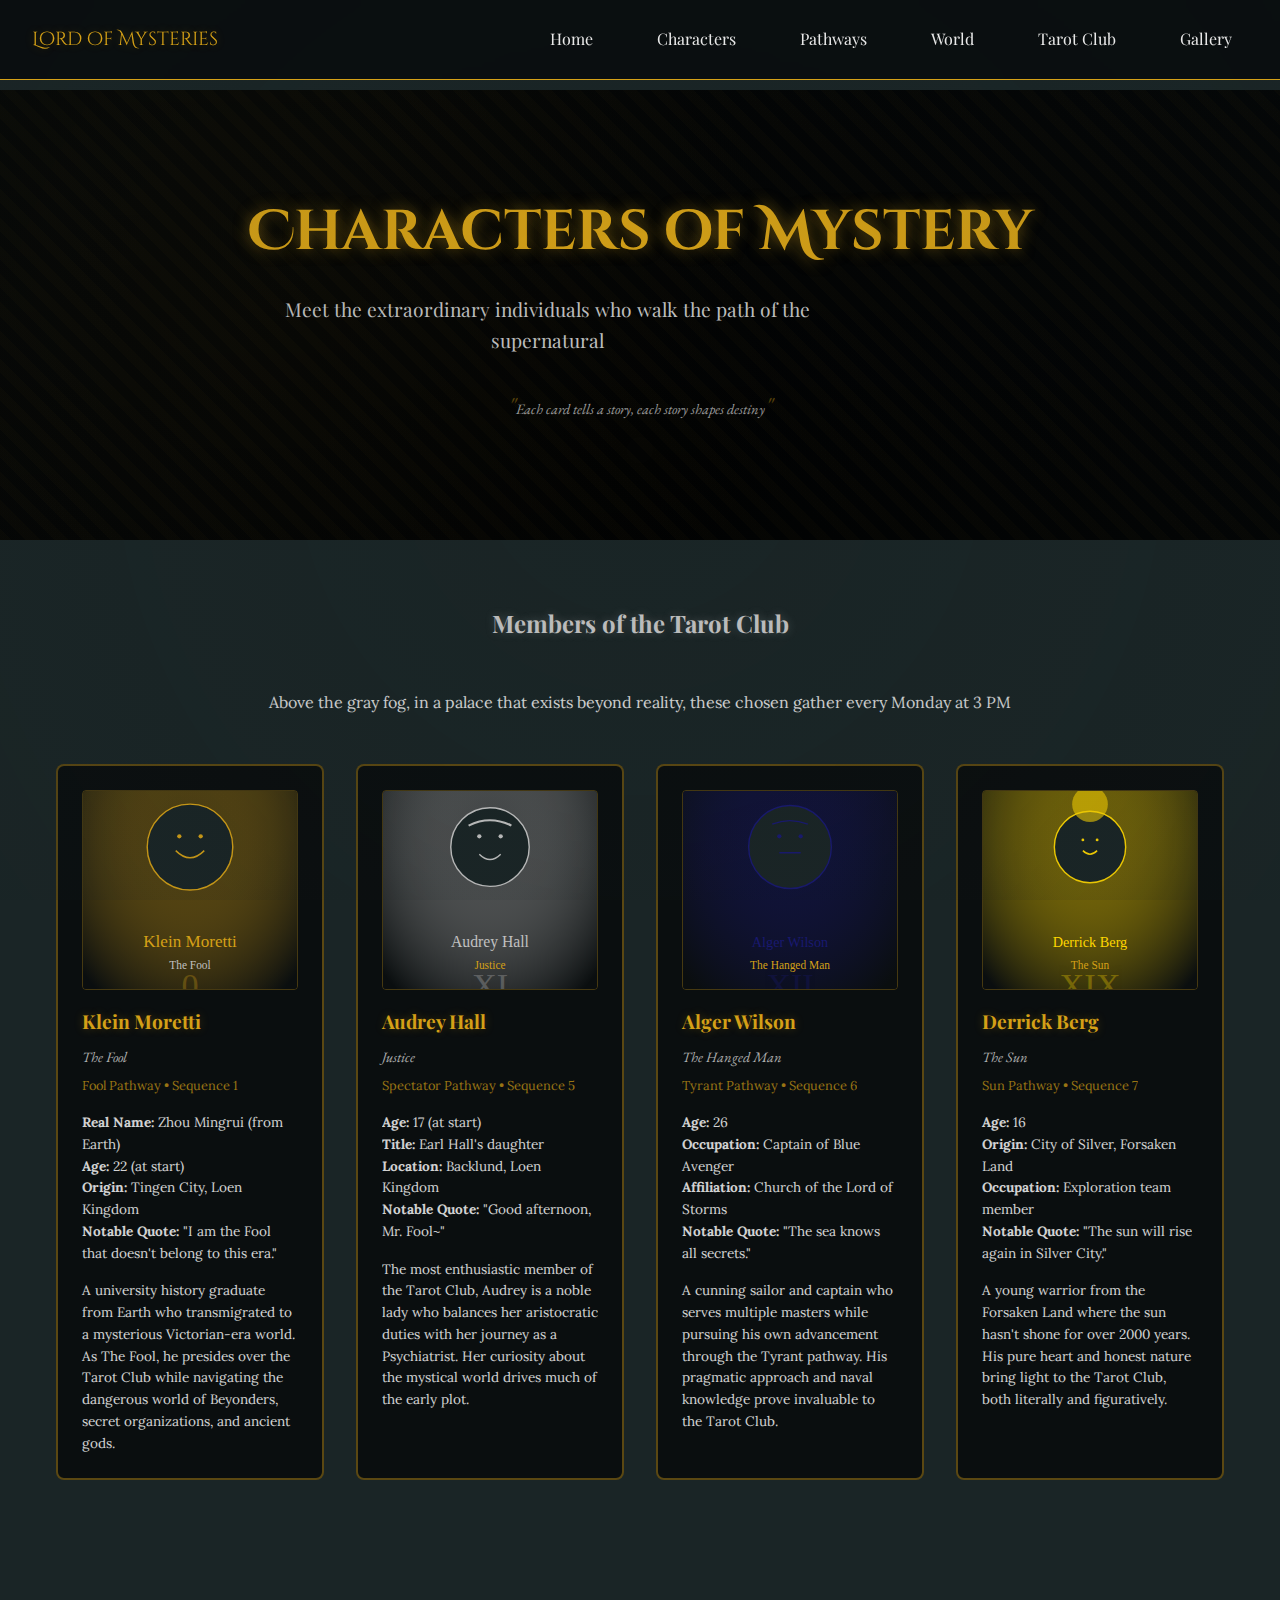
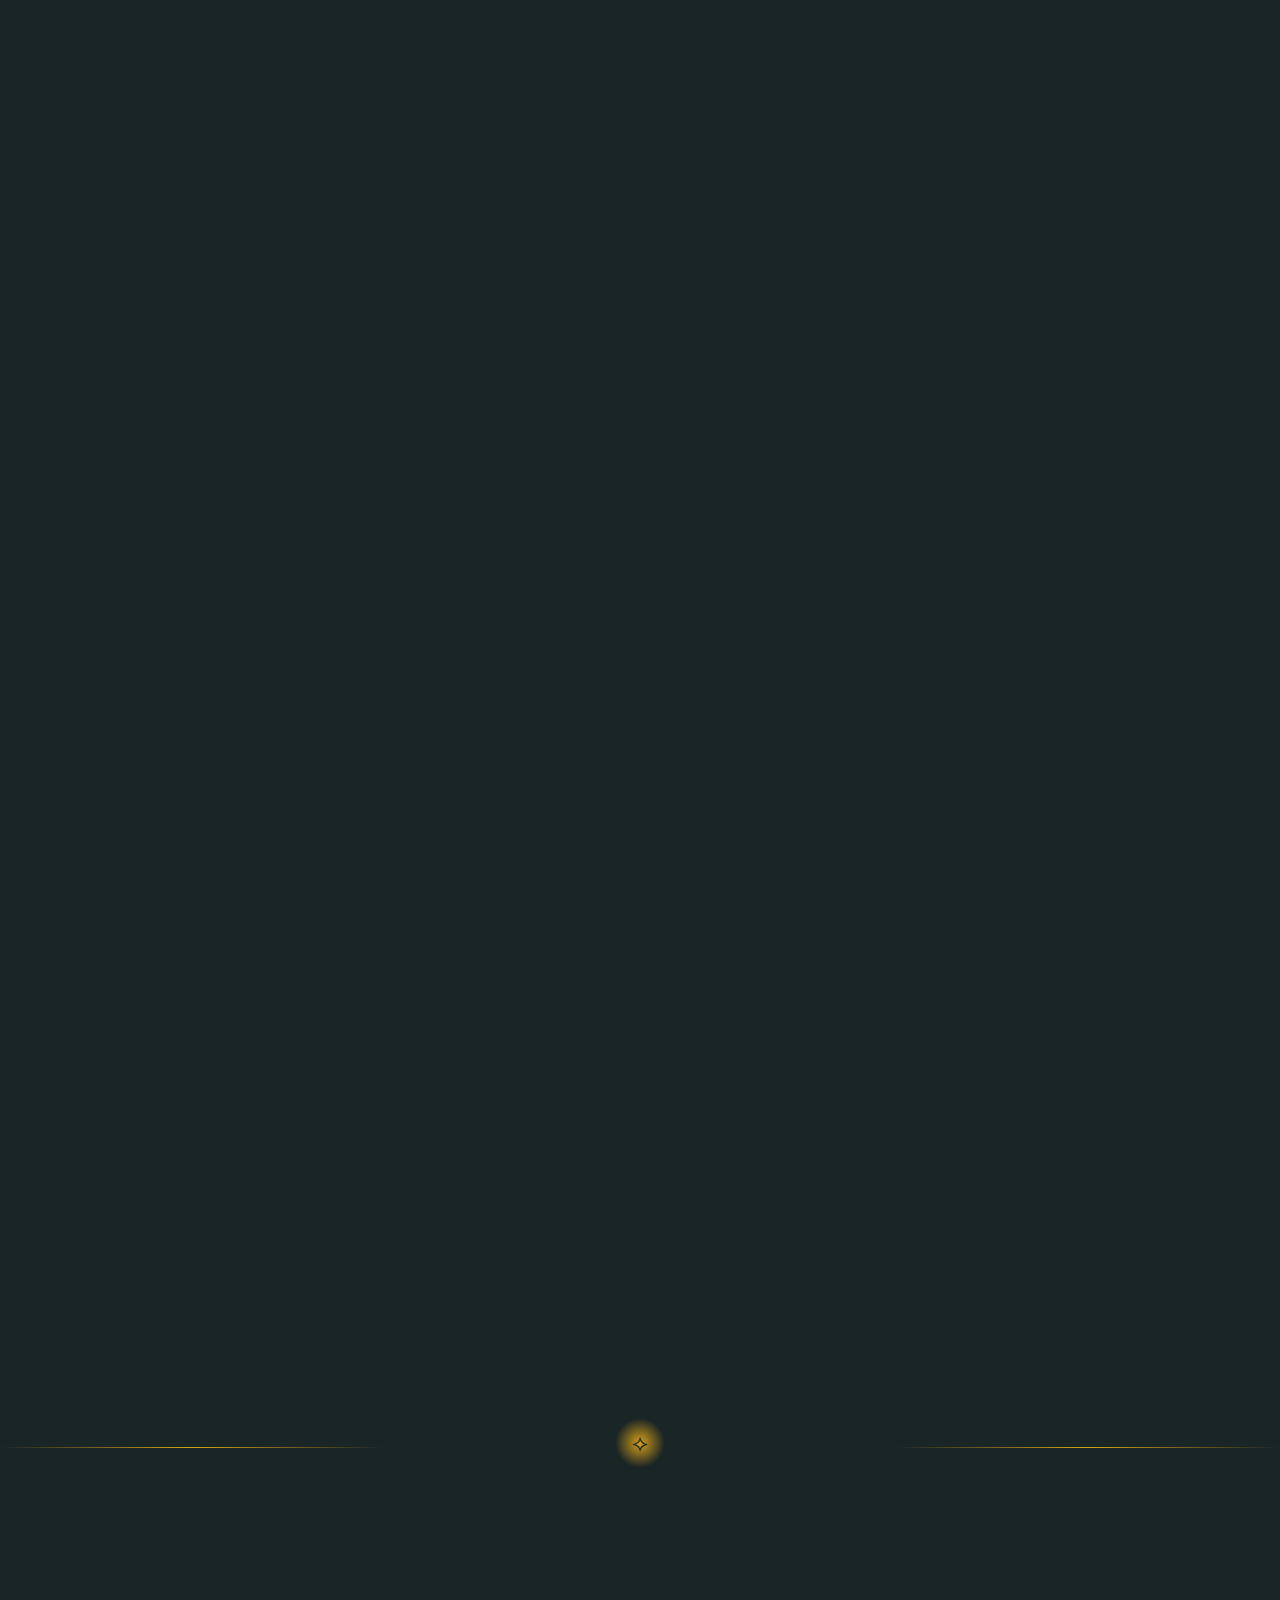
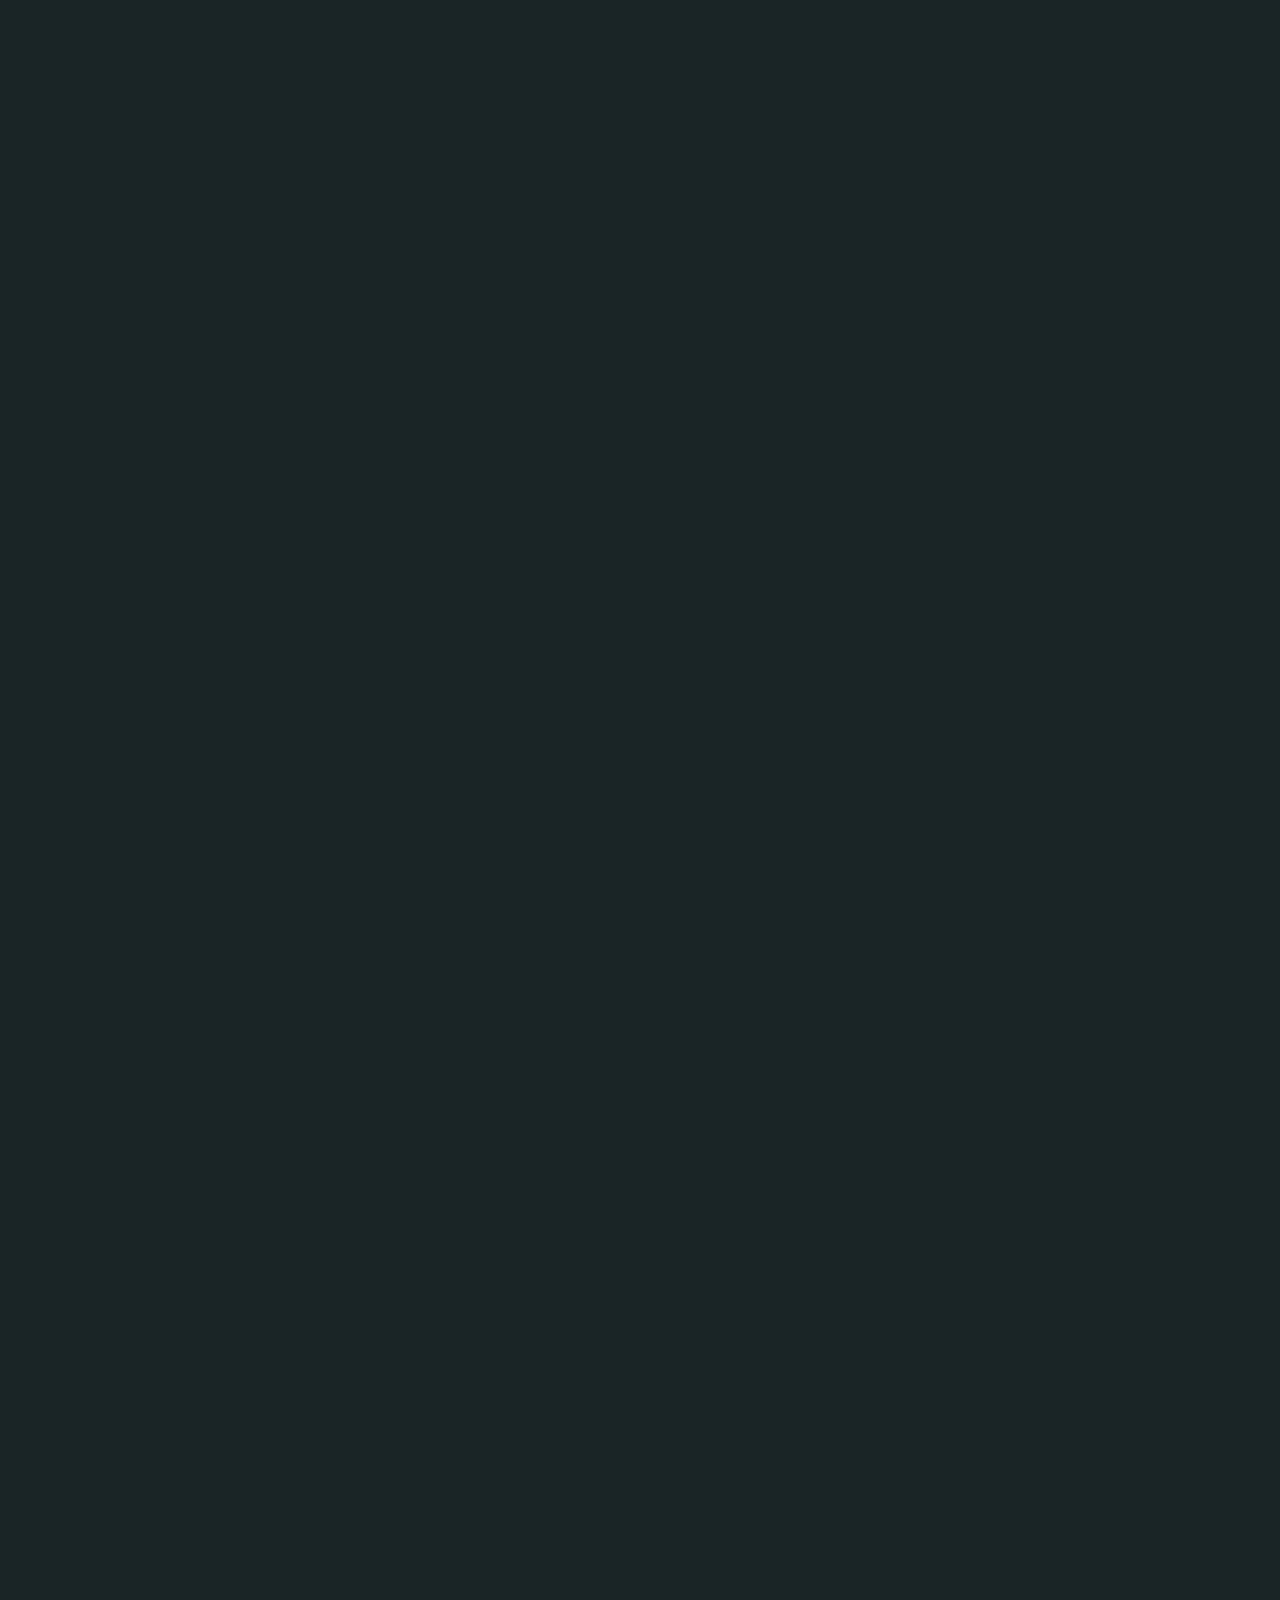
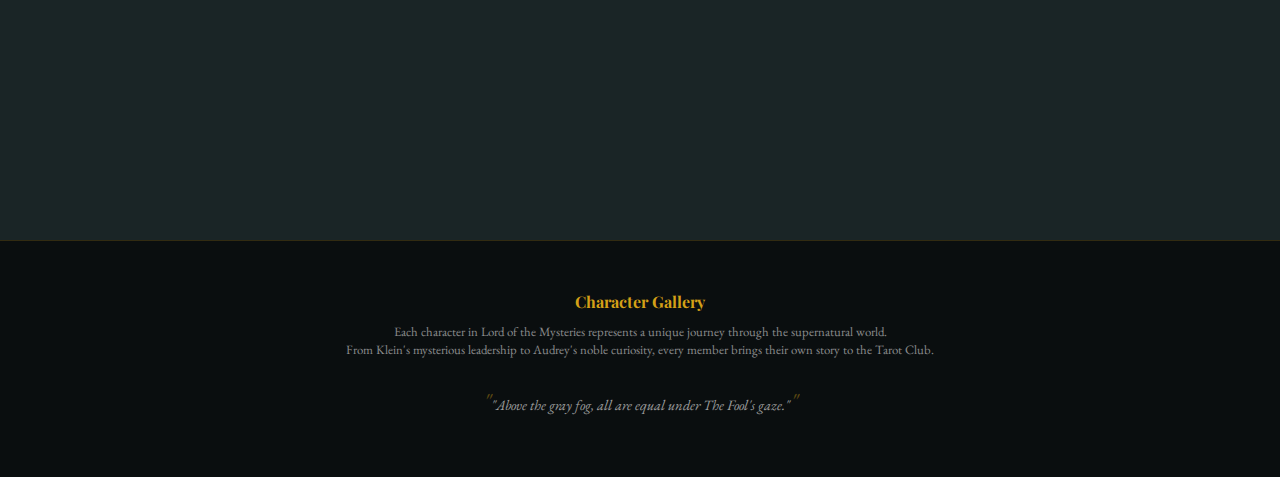
<file: pages/characters.html>
<!DOCTYPE html>
<html lang="en">
<head>
    <meta charset="UTF-8">
    <meta name="viewport" content="width=device-width, initial-scale=1.0">
    <title>Characters - Lord of the Mysteries</title>
    <link href="https://fonts.googleapis.com/css2?family=Cinzel+Decorative:wght@400;700&family=Playfair+Display:ital,wght@0,400;0,700;1,400&family=Lora:ital,wght@0,400;0,700;1,400&family=EB+Garamond:ital@0;1&display=swap" rel="stylesheet">
    <link rel="stylesheet" href="../assets/css/style.css">
</head>
<body>
    <!-- Loading Screen -->
    <div class="loading-screen" id="loadingScreen">
        <div class="loading-symbol"></div>
    </div>

    <!-- Fog Overlay -->
    <div class="fog-overlay"></div>

    <!-- Main Navigation -->
    <nav class="main-nav">
        <a href="../index.html" class="nav-brand">Lord of Mysteries</a>
        <ul class="nav-links">
            <li><a href="../index.html">Home</a></li>
            <li><a href="characters.html">Characters</a></li>
            <li><a href="pathways.html">Pathways</a></li>
            <li><a href="world.html">World</a></li>
            <li><a href="tarot-club.html">Tarot Club</a></li>
            <li><a href="gallery.html">Gallery</a></li>
        </ul>
        <button class="menu-toggle" id="menuToggle" aria-label="Menu">
            <span></span>
            <span></span>
            <span></span>
        </button>
    </nav>

    <!-- Mobile Navigation -->
    <nav class="mobile-nav" id="mobileNav">
        <a href="../index.html" class="nav-link">Home</a>
        <a href="characters.html" class="nav-link">Characters</a>
        <a href="pathways.html" class="nav-link">Pathways</a>
        <a href="world.html" class="nav-link">World</a>
        <a href="tarot-club.html" class="nav-link">Tarot Club</a>
        <a href="gallery.html" class="nav-link">Gallery</a>
    </nav>

    <div class="page-container">
        <!-- Hero Section -->
        <section class="hero-section" style="min-height: 50vh;">
            <div class="hero-content">
                <h1 class="hero-title">Characters of Mystery</h1>
                <p class="hero-subtitle">Meet the extraordinary individuals who walk the path of the supernatural</p>
                <p class="victorian-quote">Each card tells a story, each story shapes destiny</p>
            </div>
        </section>

        <!-- Tarot Club Members -->
        <section class="content-section">
            <h2 class="section-title">Members of the Tarot Club</h2>
            <p style="text-align: center; margin-bottom: 3rem; opacity: 0.9;">
                Above the gray fog, in a palace that exists beyond reality, these chosen gather every Monday at 3 PM
            </p>
            
            <div class="grid grid-3">
                <div class="character-card">
                    <img src="../assets/images/klein-moretti.svg" alt="Klein Moretti" class="character-image">
                    <h3 class="character-name">Klein Moretti</h3>
                    <p class="character-title">The Fool</p>
                    <p class="character-pathway">Fool Pathway • Sequence 1</p>
                    <div class="character-description">
                        <p><strong>Real Name:</strong> Zhou Mingrui (from Earth)</p>
                        <p><strong>Age:</strong> 22 (at start)</p>
                        <p><strong>Origin:</strong> Tingen City, Loen Kingdom</p>
                        <p><strong>Notable Quote:</strong> "I am the Fool that doesn't belong to this era."</p>
                        <p style="margin-top: 1rem;">
                            A university history graduate from Earth who transmigrated to a mysterious Victorian-era world. As The Fool, he presides over the Tarot Club while navigating the dangerous world of Beyonders, secret organizations, and ancient gods.
                        </p>
                    </div>
                </div>
                
                <div class="character-card">
                    <img src="../assets/images/audrey-hall.svg" alt="Audrey Hall" class="character-image">
                    <h3 class="character-name">Audrey Hall</h3>
                    <p class="character-title">Justice</p>
                    <p class="character-pathway">Spectator Pathway • Sequence 5</p>
                    <div class="character-description">
                        <p><strong>Age:</strong> 17 (at start)</p>
                        <p><strong>Title:</strong> Earl Hall's daughter</p>
                        <p><strong>Location:</strong> Backlund, Loen Kingdom</p>
                        <p><strong>Notable Quote:</strong> "Good afternoon, Mr. Fool~"</p>
                        <p style="margin-top: 1rem;">
                            The most enthusiastic member of the Tarot Club, Audrey is a noble lady who balances her aristocratic duties with her journey as a Psychiatrist. Her curiosity about the mystical world drives much of the early plot.
                        </p>
                    </div>
                </div>
                
                <div class="character-card">
                    <img src="../assets/images/alger-wilson.svg" alt="Alger Wilson" class="character-image">
                    <h3 class="character-name">Alger Wilson</h3>
                    <p class="character-title">The Hanged Man</p>
                    <p class="character-pathway">Tyrant Pathway • Sequence 6</p>
                    <div class="character-description">
                        <p><strong>Age:</strong> 26</p>
                        <p><strong>Occupation:</strong> Captain of Blue Avenger</p>
                        <p><strong>Affiliation:</strong> Church of the Lord of Storms</p>
                        <p><strong>Notable Quote:</strong> "The sea knows all secrets."</p>
                        <p style="margin-top: 1rem;">
                            A cunning sailor and captain who serves multiple masters while pursuing his own advancement through the Tyrant pathway. His pragmatic approach and naval knowledge prove invaluable to the Tarot Club.
                        </p>
                    </div>
                </div>
                
                <div class="character-card">
                    <img src="../assets/images/derrick-berg.svg" alt="Derrick Berg" class="character-image">
                    <h3 class="character-name">Derrick Berg</h3>
                    <p class="character-title">The Sun</p>
                    <p class="character-pathway">Sun Pathway • Sequence 7</p>
                    <div class="character-description">
                        <p><strong>Age:</strong> 16</p>
                        <p><strong>Origin:</strong> City of Silver, Forsaken Land</p>
                        <p><strong>Occupation:</strong> Exploration team member</p>
                        <p><strong>Notable Quote:</strong> "The sun will rise again in Silver City."</p>
                        <p style="margin-top: 1rem;">
                            A young warrior from the Forsaken Land where the sun hasn't shone for over 2000 years. His pure heart and honest nature bring light to the Tarot Club, both literally and figuratively.
                        </p>
                    </div>
                </div>
                
                <div class="character-card">
                    <div class="character-image-placeholder" data-character="XVI">
                        <p style="color: var(--silver); font-size: 0.8rem; margin-top: 50px;">The Magician</p>
                    </div>
                    <h3 class="character-name">Fors Wall</h3>
                    <p class="character-title">The Magician</p>
                    <p class="character-pathway">Door Pathway • Sequence 7</p>
                    <div class="character-description">
                        <p><strong>Age:</strong> 20</p>
                        <p><strong>Occupation:</strong> Best-selling novelist</p>
                        <p><strong>Location:</strong> Backlund, Loen Kingdom</p>
                        <p><strong>Notable Quote:</strong> "I'm too lazy to become a god."</p>
                        <p style="margin-top: 1rem;">
                            A talented writer plagued by mysterious whispers during full moons. Despite her lazy nature, she possesses sharp wit and growing power as an Astrologer in the Door pathway.
                        </p>
                    </div>
                </div>
                
                <div class="character-card">
                    <div class="character-image-placeholder" data-character="XX">
                        <p style="color: var(--gold); font-size: 0.8rem; margin-top: 50px;">Judgment</p>
                    </div>
                    <h3 class="character-name">Xio Derecha</h3>
                    <p class="character-title">Judgment</p>
                    <p class="character-pathway">Arbiter Pathway • Sequence 7</p>
                    <div class="character-description">
                        <p><strong>Age:</strong> 20</p>
                        <p><strong>Height:</strong> 155 cm (petite but fierce)</p>
                        <p><strong>Occupation:</strong> Bounty hunter</p>
                        <p><strong>Notable Quote:</strong> "Justice must be served!"</p>
                        <p style="margin-top: 1rem;">
                            A short but formidable bounty hunter with an unwavering sense of justice. Her growing authority as an Interrogator makes her a valuable ally in East Borough's underworld.
                        </p>
                    </div>
                </div>
                
                <div class="character-card">
                    <div class="character-image-placeholder" data-character="XIV">
                        <p style="color: var(--crimson); font-size: 0.8rem; margin-top: 50px;">The Moon</p>
                    </div>
                    <h3 class="character-name">Emlyn White</h3>
                    <p class="character-title">The Moon</p>
                    <p class="character-pathway">Moon Pathway • Sequence 7</p>
                    <div class="character-description">
                        <p><strong>Age:</strong> Appears 17 (actual age unknown)</p>
                        <p><strong>Race:</strong> Sanguine (insists he's not a vampire)</p>
                        <p><strong>Affiliation:</strong> Church of Earth Mother</p>
                        <p><strong>Notable Quote:</strong> "I'm not a vampire!"</p>
                        <p style="margin-top: 1rem;">
                            A proud member of the Sanguine race who serves the Earth Mother Church. Despite his protests about vampiric stereotypes, his sophisticated tastes and prideful demeanor are unmistakable.
                        </p>
                    </div>
                </div>
                
                <div class="character-card">
                    <div class="character-image-placeholder" data-character="IX">
                        <p style="color: var(--mystical-blue); font-size: 0.8rem; margin-top: 50px;">The Hermit</p>
                    </div>
                    <h3 class="character-name">Cattleya</h3>
                    <p class="character-title">The Hermit</p>
                    <p class="character-pathway">Hermit Pathway • Sequence 3</p>
                    <div class="character-description">
                        <p><strong>Age:</strong> Unknown</p>
                        <p><strong>Title:</strong> Admiral of Stars</p>
                        <p><strong>Ship:</strong> Future</p>
                        <p><strong>Notable Quote:</strong> "Knowledge is the most precious treasure."</p>
                        <p style="margin-top: 1rem;">
                            One of the seven pirate admirals and a Knowledge Emperor who commands the mysterious ship "Future." She seeks forbidden knowledge across the Five Seas.
                        </p>
                    </div>
                </div>
                
                <div class="character-card">
                    <div class="character-image-placeholder" data-character="★">
                        <p style="color: var(--silver); font-size: 0.8rem; margin-top: 50px;">The Star</p>
                    </div>
                    <h3 class="character-name">Leonard Mitchell</h3>
                    <p class="character-title">The Star</p>
                    <p class="character-pathway">Darkness Pathway • Sequence 6</p>
                    <div class="character-description">
                        <p><strong>Age:</strong> 22</p>
                        <p><strong>Occupation:</strong> Red Glove, Church of Evernight</p>
                        <p><strong>Location:</strong> Backlund</p>
                        <p><strong>Notable Quote:</strong> "Ah, poetry in motion."</p>
                        <p style="margin-top: 1rem;">
                            A poetic Nighthawk with an angel parasitizing his body. Klein's former colleague who later becomes a Red Glove, walking the dangerous line between light and darkness.
                        </p>
                    </div>
                </div>
            </div>
        </section>

        <!-- Section Divider -->
        <div class="section-divider">
            <div class="divider-symbol"></div>
        </div>

        <!-- Other Important Characters -->
        <section class="content-section">
            <h2 class="section-title">Other Key Characters</h2>
            
            <div class="grid grid-2">
                <div class="character-card" style="min-height: 350px;">
                    <div class="character-image-placeholder" data-character="∞">
                        <p style="color: var(--silver); font-size: 0.8rem; margin-top: 50px;">Death Consul</p>
                    </div>
                    <h3 class="character-name">Azik Eggers</h3>
                    <p class="character-title">Mr. Azik</p>
                    <p class="character-pathway">Death Pathway • Sequence 2</p>
                    <div class="character-description">
                        <p><strong>Age:</strong> Ancient (memory issues)</p>
                        <p><strong>Title:</strong> Death Consul</p>
                        <p><strong>Relationship:</strong> Klein's mentor and friend</p>
                        <p style="margin-top: 1rem;">
                            An ancient being suffering from memory loss who served as Klein's history teacher in Tingen. His copper whistle serves as Klein's lifeline in desperate situations.
                        </p>
                    </div>
                </div>
                
                <div class="character-card" style="min-height: 350px;">
                    <div class="character-image-placeholder" data-character="⚔">
                        <p style="color: var(--gold); font-size: 0.8rem; margin-top: 50px;">Captain</p>
                    </div>
                    <h3 class="character-name">Dunn Smith</h3>
                    <p class="character-title">The Evernight Captain</p>
                    <p class="character-pathway">Sleepless Pathway • Sequence 7</p>
                    <div class="character-description">
                        <p><strong>Age:</strong> 38 (at time of death)</p>
                        <p><strong>Title:</strong> Nighthawk Captain</p>
                        <p><strong>Location:</strong> Tingen City</p>
                        <p style="margin-top: 1rem;">
                            The gray-eyed captain with poor memory who led the Tingen Nighthawks. His sacrifice to stop Ince Zangwill left an indelible mark on Klein's journey.
                        </p>
                    </div>
                </div>
                
                <div class="character-card" style="min-height: 350px;">
                    <div class="character-image-placeholder" data-character="♠">
                        <p style="color: var(--crimson); font-size: 0.8rem; margin-top: 50px;">Blasphemer</p>
                    </div>
                    <h3 class="character-name">Amon</h3>
                    <p class="character-title">Angel of Time</p>
                    <p class="character-pathway">Error Pathway • King of Angels</p>
                    <div class="character-description">
                        <p><strong>Age:</strong> Ancient</p>
                        <p><strong>Title:</strong> The Blasphemer, Angel of Deceit</p>
                        <p><strong>Symbol:</strong> Crystal monocle</p>
                        <p style="margin-top: 1rem;">
                            Son of the ancient sun god and Klein's greatest adversary. His monocle has become a symbol of paranoia throughout Klein's journey. "Stealing" is his nature.
                        </p>
                    </div>
                </div>
                
                <div class="character-card" style="min-height: 350px;">
                    <div class="character-image-placeholder" data-character="♛">
                        <p style="color: var(--gold); font-size: 0.8rem; margin-top: 50px;">Goddess</p>
                    </div>
                    <h3 class="character-name">The Evernight Goddess</h3>
                    <p class="character-title">Amanises</p>
                    <p class="character-pathway">Evernight Pathway • Sequence 0</p>
                    <div class="character-description">
                        <p><strong>Domain:</strong> Night, Crimson Moon</p>
                        <p><strong>Church:</strong> Church of the Evernight Goddess</p>
                        <p><strong>Symbol:</strong> Crimson moon behind dark clouds</p>
                        <p style="margin-top: 1rem;">
                            The mysterious deity who rules over night and dreams. Her church serves as one of the most powerful orthodox organizations in the world.
                        </p>
                    </div>
                </div>
            </div>
        </section>

        <!-- Character Relationships -->
        <section class="content-section">
            <h2 class="section-title">Relationships & Connections</h2>
            <div class="card">
                <h3>The Tarot Club Dynamics</h3>
                <p style="margin-bottom: 1.5rem;">The Tarot Club operates on principles of equivalent exchange and mutual benefit, but deep bonds have formed:</p>
                
                <div class="grid grid-2">
                    <div>
                        <h4 style="color: var(--gold); margin-bottom: 0.5rem;">Inner Circle</h4>
                        <ul style="list-style: none; padding: 0; font-size: 0.9rem; line-height: 1.6;">
                            <li>🃏 <strong>Klein (The Fool)</strong> - The mysterious leader who guides all</li>
                            <li>⚖️ <strong>Audrey (Justice)</strong> - The enthusiastic noble who brings resources</li>
                            <li>🔱 <strong>Alger (Hanged Man)</strong> - The pragmatic sailor with sea knowledge</li>
                            <li>☀️ <strong>Derrick (The Sun)</strong> - The pure-hearted warrior from darkness</li>
                        </ul>
                    </div>
                    <div>
                        <h4 style="color: var(--silver); margin-bottom: 0.5rem;">Extended Members</h4>
                        <ul style="list-style: none; padding: 0; font-size: 0.9rem; line-height: 1.6;">
                            <li>🎭 <strong>Fors (The Magician)</strong> - Writer with door powers</li>
                            <li>⚔️ <strong>Xio (Judgment)</strong> - Justice-seeking bounty hunter</li>
                            <li>🌙 <strong>Emlyn (The Moon)</strong> - Proud Sanguine aristocrat</li>
                            <li>🔮 <strong>Cattleya (The Hermit)</strong> - Knowledge-seeking pirate admiral</li>
                        </ul>
                    </div>
                </div>
            </div>
        </section>
    </div>

    <!-- Footer -->
    <footer class="footer">
        <div class="footer-content">
            <div class="footer-section">
                <h3 class="footer-title">Character Gallery</h3>
                <p class="footer-text">
                    Each character in Lord of the Mysteries represents a unique journey through the supernatural world.<br>
                    From Klein's mysterious leadership to Audrey's noble curiosity, every member brings their own story to the Tarot Club.
                </p>
            </div>
            
            <div class="footer-section">
                <p class="victorian-quote">"Above the gray fog, all are equal under The Fool's gaze."</p>
            </div>
        </div>
    </footer>

    <script src="../assets/js/main.js"></script>
</body>
</html>
</file>
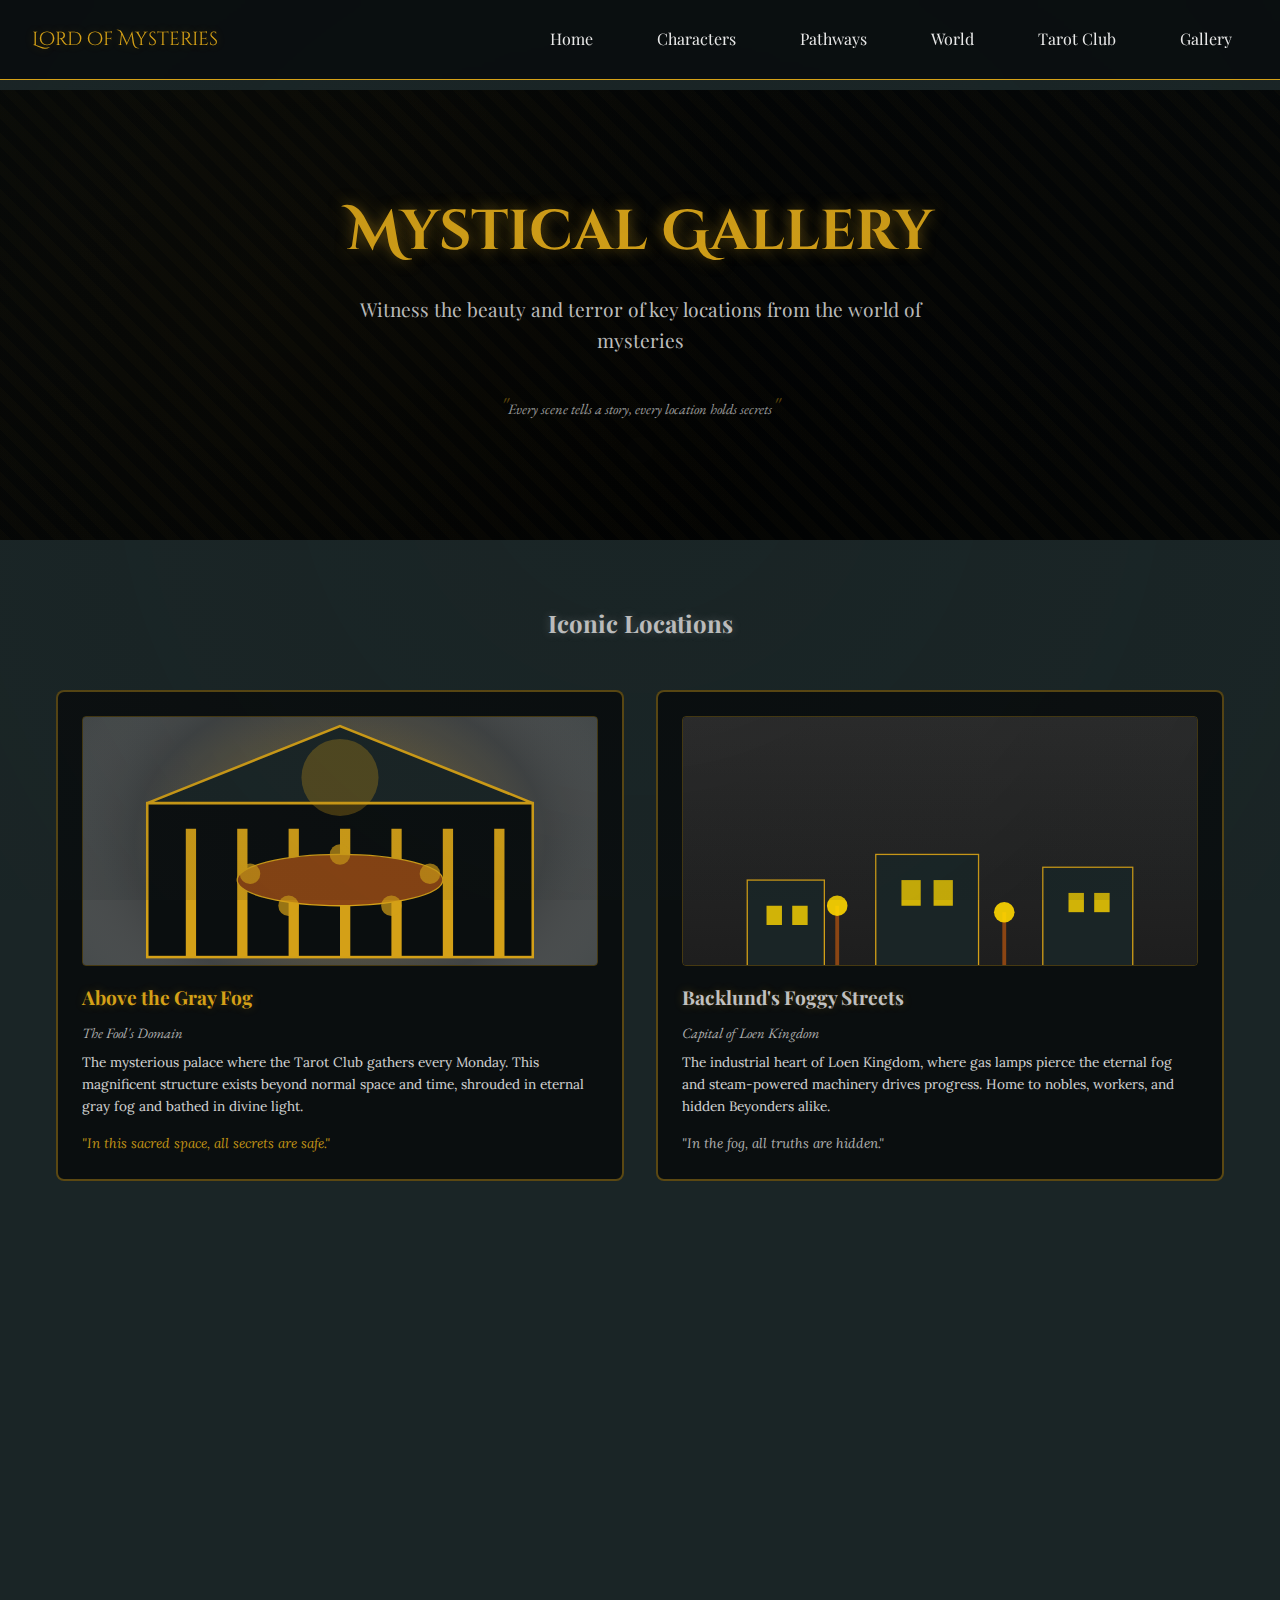
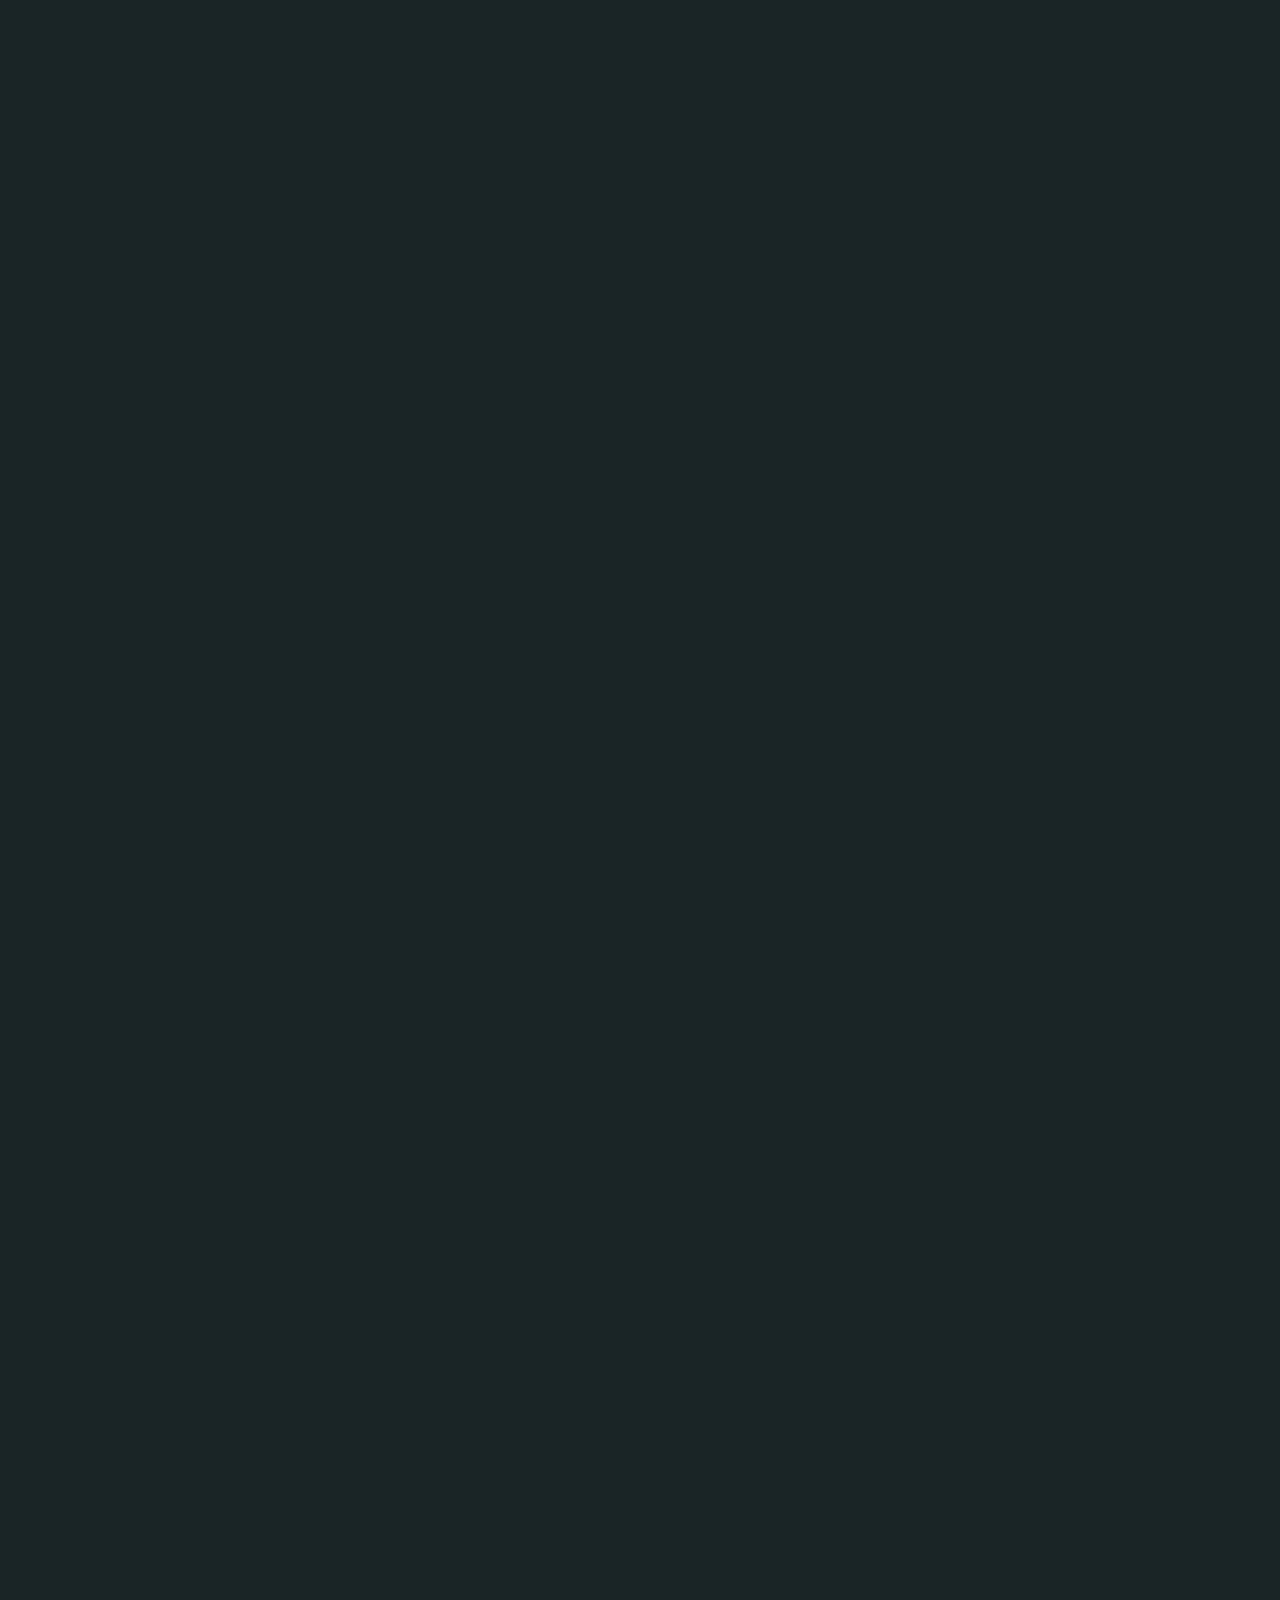
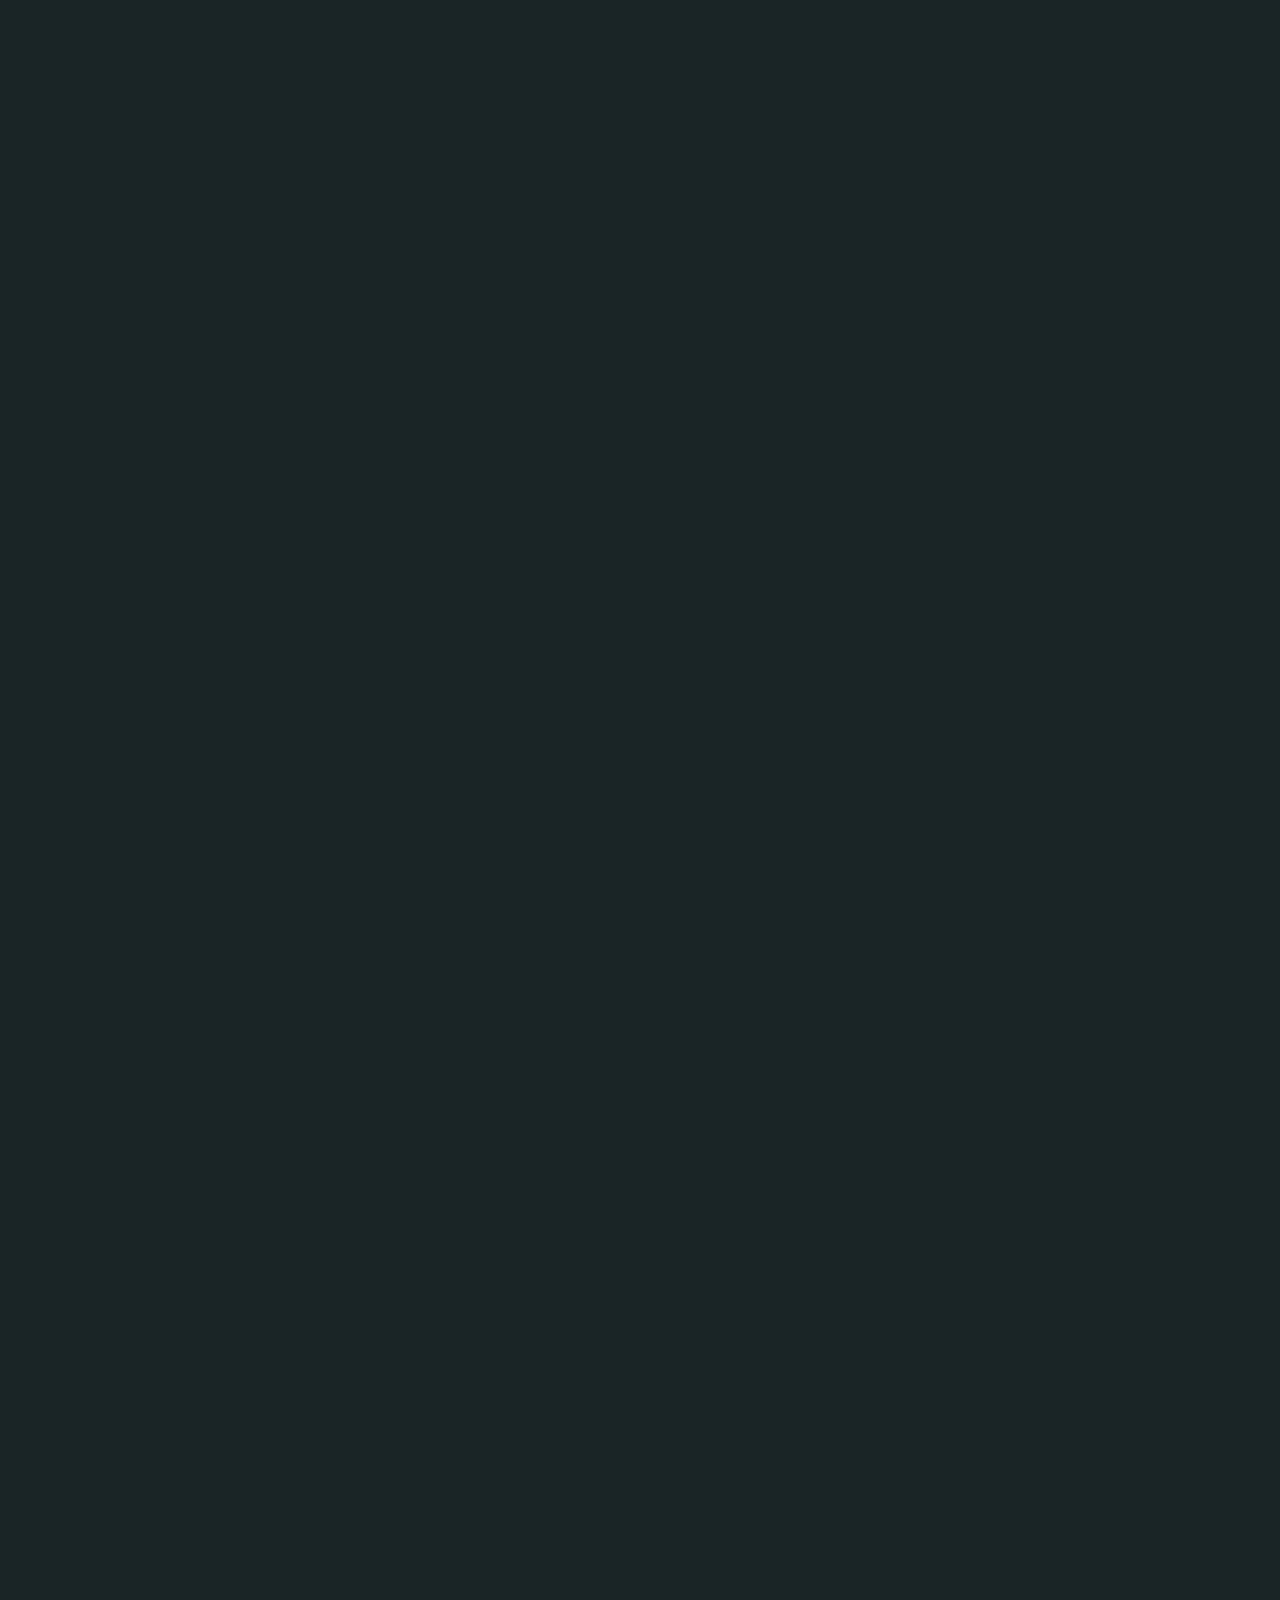
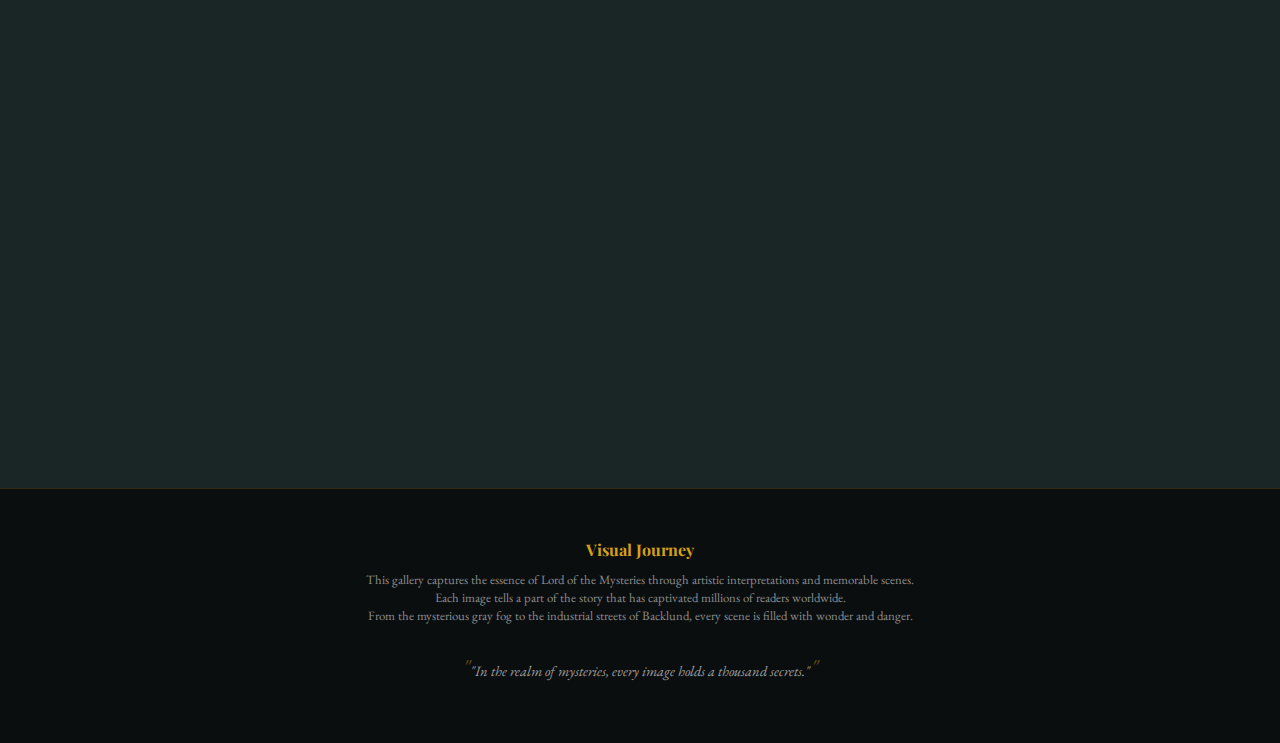
<file: pages/gallery.html>
<!DOCTYPE html>
<html lang="en">
<head>
    <meta charset="UTF-8">
    <meta name="viewport" content="width=device-width, initial-scale=1.0">
    <title>Gallery - Lord of the Mysteries</title>
    <link href="https://fonts.googleapis.com/css2?family=Cinzel+Decorative:wght@400;700&family=Playfair+Display:ital,wght@0,400;0,700;1,400&family=Lora:ital,wght@0,400;0,700;1,400&family=EB+Garamond:ital@0;1&display=swap" rel="stylesheet">
    <link rel="stylesheet" href="../assets/css/style.css">
</head>
<body>
    <!-- Loading Screen -->
    <div class="loading-screen" id="loadingScreen">
        <div class="loading-symbol"></div>
    </div>

    <!-- Fog Overlay -->
    <div class="fog-overlay"></div>

    <!-- Main Navigation -->
    <nav class="main-nav">
        <a href="../index.html" class="nav-brand">Lord of Mysteries</a>
        <ul class="nav-links">
            <li><a href="../index.html">Home</a></li>
            <li><a href="characters.html">Characters</a></li>
            <li><a href="pathways.html">Pathways</a></li>
            <li><a href="world.html">World</a></li>
            <li><a href="tarot-club.html">Tarot Club</a></li>
            <li><a href="gallery.html">Gallery</a></li>
        </ul>
        <button class="menu-toggle" id="menuToggle" aria-label="Menu">
            <span></span>
            <span></span>
            <span></span>
        </button>
    </nav>

    <!-- Mobile Navigation -->
    <nav class="mobile-nav" id="mobileNav">
        <a href="../index.html" class="nav-link">Home</a>
        <a href="characters.html" class="nav-link">Characters</a>
        <a href="pathways.html" class="nav-link">Pathways</a>
        <a href="world.html" class="nav-link">World</a>
        <a href="tarot-club.html" class="nav-link">Tarot Club</a>
        <a href="gallery.html" class="nav-link">Gallery</a>
    </nav>

    <div class="page-container">
        <!-- Hero Section -->
        <section class="hero-section" style="min-height: 50vh;">
            <div class="hero-content">
                <h1 class="hero-title">Mystical Gallery</h1>
                <p class="hero-subtitle">Witness the beauty and terror of key locations from the world of mysteries</p>
                <p class="victorian-quote">Every scene tells a story, every location holds secrets</p>
            </div>
        </section>

        <!-- Featured Locations -->
        <section class="content-section">
            <h2 class="section-title">Iconic Locations</h2>
            
            <div class="grid grid-2">
                <div class="character-card" style="min-height: 400px;">
                    <img src="../assets/images/gray-fog-palace.svg" alt="Above the Gray Fog" class="character-image" style="height: 250px;">
                    <h3 class="character-name" style="color: var(--gold);">Above the Gray Fog</h3>
                    <p class="character-title">The Fool's Domain</p>
                    <div class="character-description">
                        <p>The mysterious palace where the Tarot Club gathers every Monday. This magnificent structure exists beyond normal space and time, shrouded in eternal gray fog and bathed in divine light.</p>
                        <p style="margin-top: 1rem; font-style: italic; color: var(--gold);">"In this sacred space, all secrets are safe."</p>
                    </div>
                </div>

                <div class="character-card" style="min-height: 400px;">
                    <img src="../assets/images/backlund-fog.svg" alt="Backlund Streets" class="character-image" style="height: 250px;">
                    <h3 class="character-name" style="color: var(--silver);">Backlund's Foggy Streets</h3>
                    <p class="character-title">Capital of Loen Kingdom</p>
                    <div class="character-description">
                        <p>The industrial heart of Loen Kingdom, where gas lamps pierce the eternal fog and steam-powered machinery drives progress. Home to nobles, workers, and hidden Beyonders alike.</p>
                        <p style="margin-top: 1rem; font-style: italic; color: var(--silver);">"In the fog, all truths are hidden."</p>
                    </div>
                </div>
            </div>
        </section>

        <!-- Character Portraits Gallery -->
        <section class="content-section">
            <h2 class="section-title">Character Portraits</h2>
            <p style="text-align: center; margin-bottom: 3rem; opacity: 0.9;">
                Artistic interpretations of the beloved characters from the novel
            </p>
            
            <div class="grid grid-3">
                <div class="character-card">
                    <img src="../assets/images/klein-moretti.svg" alt="Klein Moretti" class="character-image">
                    <h3 class="character-name">Klein Moretti</h3>
                    <p class="character-title">The Fool • Sequence 1</p>
                    <p class="character-description">The mysterious leader of the Tarot Club, wielding powers beyond mortal comprehension.</p>
                </div>
                
                <div class="character-card">
                    <img src="../assets/images/audrey-hall.svg" alt="Audrey Hall" class="character-image">
                    <h3 class="character-name">Audrey Hall</h3>
                    <p class="character-title">Justice • Sequence 5</p>
                    <p class="character-description">The noble lady whose curiosity opened the door to the mystical world.</p>
                </div>
                
                <div class="character-card">
                    <img src="../assets/images/alger-wilson.svg" alt="Alger Wilson" class="character-image">
                    <h3 class="character-name">Alger Wilson</h3>
                    <p class="character-title">The Hanged Man • Sequence 6</p>
                    <p class="character-description">The pragmatic sailor who bridges the gap between sea and mysticism.</p>
                </div>
                
                <div class="character-card">
                    <img src="../assets/images/derrick-berg.svg" alt="Derrick Berg" class="character-image">
                    <h3 class="character-name">Derrick Berg</h3>
                    <p class="character-title">The Sun • Sequence 7</p>
                    <p class="character-description">The pure-hearted warrior bringing light from the darkest land.</p>
                </div>
            </div>
        </section>

        <!-- Mystical Artifacts -->
        <section class="content-section">
            <h2 class="section-title">Mystical Artifacts & Symbols</h2>
            
            <div class="grid grid-2">
                <div class="card" style="text-align: center; padding: 3rem 2rem;">
                    <div style="font-size: 4rem; margin-bottom: 1rem; color: var(--gold);">🃏</div>
                    <h3>The Fool Card</h3>
                    <p style="margin-top: 1rem; font-size: 0.9rem;">
                        The tarot card that represents Klein's pathway and the beginning of all journeys into the mystical. Symbol of infinite possibilities and divine wisdom.
                    </p>
                </div>
                
                <div class="card" style="text-align: center; padding: 3rem 2rem;">
                    <div style="font-size: 4rem; margin-bottom: 1rem; color: var(--silver);">🔮</div>
                    <h3>Crystal Ball</h3>
                    <p style="margin-top: 1rem; font-size: 0.9rem;">
                        The primary tool of Seers and diviners, allowing glimpses into past, present, and potential futures. Klein's first connection to the mystical world.
                    </p>
                </div>
                
                <div class="card" style="text-align: center; padding: 3rem 2rem;">
                    <div style="font-size: 4rem; margin-bottom: 1rem; color: var(--gold);">🔔</div>
                    <h3>Azik's Copper Whistle</h3>
                    <p style="margin-top: 1rem; font-size: 0.9rem;">
                        The mysterious whistle that summons Azik's undead messenger. A lifeline for Klein in his most desperate moments.
                    </p>
                </div>
                
                <div class="card" style="text-align: center; padding: 3rem 2rem;">
                    <div style="font-size: 4rem; margin-bottom: 1rem; color: var(--crimson);">👁️</div>
                    <h3>Amon's Monocle</h3>
                    <p style="margin-top: 1rem; font-size: 0.9rem;">
                        The crystal monocle worn by the Angel of Time. A symbol of paranoia and the constant threat of deception throughout Klein's journey.
                    </p>
                </div>
            </div>
        </section>

        <!-- Scene Collections -->
        <section class="content-section">
            <h2 class="section-title">Memorable Scenes</h2>
            <p style="text-align: center; margin-bottom: 3rem; opacity: 0.9;">
                Key moments that defined the story and characters
            </p>
            
            <div class="grid">
                <div class="card" style="border-left: 4px solid var(--gold);">
                    <h3>🎭 The First Tarot Club Meeting</h3>
                    <p style="margin-bottom: 1rem; font-style: italic; color: var(--silver);">
                        "Good afternoon, Mr. Fool~"
                    </p>
                    <p>
                        The moment that changed everything. Above the gray fog, three strangers meet under the mysterious guidance of The Fool, beginning a relationship that would shape the fate of the world.
                    </p>
                    <p style="margin-top: 1rem; font-size: 0.85rem; color: var(--gold);">
                        <strong>Participants:</strong> Klein (The Fool), Audrey (Justice), Alger (The Hanged Man)
                    </p>
                </div>

                <div class="card" style="border-left: 4px solid var(--silver);">
                    <h3>⚔️ The Tingen Incident</h3>
                    <p style="margin-bottom: 1rem; font-style: italic; color: var(--silver);">
                        "Captain..."
                    </p>
                    <p>
                        The tragic event that ended Klein's peaceful life in Tingen City. Captain Dunn Smith's sacrifice and the battle against Ince Zangwill marked Klein's true entry into the dangerous world of high-sequence Beyonders.
                    </p>
                    <p style="margin-top: 1rem; font-size: 0.85rem; color: var(--silver);">
                        <strong>Casualties:</strong> Captain Dunn Smith, Daly Simone, Old Neil
                    </p>
                </div>

                <div class="card" style="border-left: 4px solid var(--mystical-blue);">
                    <h3>🌊 The Ghost Ship Incident</h3>
                    <p style="margin-bottom: 1rem; font-style: italic; color: var(--silver);">
                        "I am Gehrman Sparrow."
                    </p>
                    <p>
                        Klein's debut as the crazy adventurer Gehrman Sparrow. His fearless assault on the ghost ship established his reputation in the Five Seas and marked his evolution into a more proactive character.
                    </p>
                    <p style="margin-top: 1rem; font-size: 0.85rem; color: var(--mystical-blue);">
                        <strong>Result:</strong> Birth of the "World's" legend
                    </p>
                </div>

                <div class="card" style="border-left: 4px solid var(--crimson);">
                    <h3>⏰ The Final Battle with Amon</h3>
                    <p style="margin-bottom: 1rem; font-style: italic; color: var(--silver);">
                        "I am The Fool."
                    </p>
                    <p>
                        The climactic confrontation between Klein and Amon above the gray fog. Two brothers fighting for the right to become The Fool, with reality itself hanging in the balance.
                    </p>
                    <p style="margin-top: 1rem; font-size: 0.85rem; color: var(--crimson);">
                        <strong>Stakes:</strong> The fate of Sefirah Castle and Klein's humanity
                    </p>
                </div>
            </div>
        </section>

        <!-- Quote Collection -->
        <section class="content-section">
            <div class="card" style="text-align: center; padding: 3rem 2rem;">
                <h2 class="section-title">Memorable Quotes</h2>
                <div style="margin: 2rem 0;">
                    <p class="victorian-quote" style="font-size: 1.1rem; margin: 1.5rem 0;">
                        The Fool that doesn't belong to this era, the mysterious ruler above the gray fog, the King of Yellow and Black who wields good luck.
                    </p>
                    <p class="accent-text">— The Fool's honorific name</p>
                </div>

                <div style="margin: 2rem 0;">
                    <p class="victorian-quote" style="font-size: 1.1rem; margin: 1.5rem 0;">
                        Knowledge is dangerous. Some truths are not meant for mortal minds.
                    </p>
                    <p class="accent-text">— A recurring theme</p>
                </div>

                <div style="margin: 2rem 0;">
                    <p class="victorian-quote" style="font-size: 1.1rem; margin: 1.5rem 0;">
                        Do not look directly at God!
                    </p>
                    <p class="accent-text">— The iron rule of Beyonders</p>
                </div>

                <div style="margin: 2rem 0;">
                    <p class="victorian-quote" style="font-size: 1.1rem; margin: 1.5rem 0;">
                        May the Goddess watch over you.
                    </p>
                    <p class="accent-text">— Common blessing of the Evernight Church</p>
                </div>
            </div>
        </section>
    </div>

    <!-- Footer -->
    <footer class="footer">
        <div class="footer-content">
            <div class="footer-section">
                <h3 class="footer-title">Visual Journey</h3>
                <p class="footer-text">
                    This gallery captures the essence of Lord of the Mysteries through artistic interpretations and memorable scenes.<br>
                    Each image tells a part of the story that has captivated millions of readers worldwide.<br>
                    From the mysterious gray fog to the industrial streets of Backlund, every scene is filled with wonder and danger.
                </p>
            </div>
            
            <div class="footer-section">
                <p class="victorian-quote">"In the realm of mysteries, every image holds a thousand secrets."</p>
            </div>
        </div>
    </footer>

    <script src="../assets/js/main.js"></script>
</body>
</html>
</file>
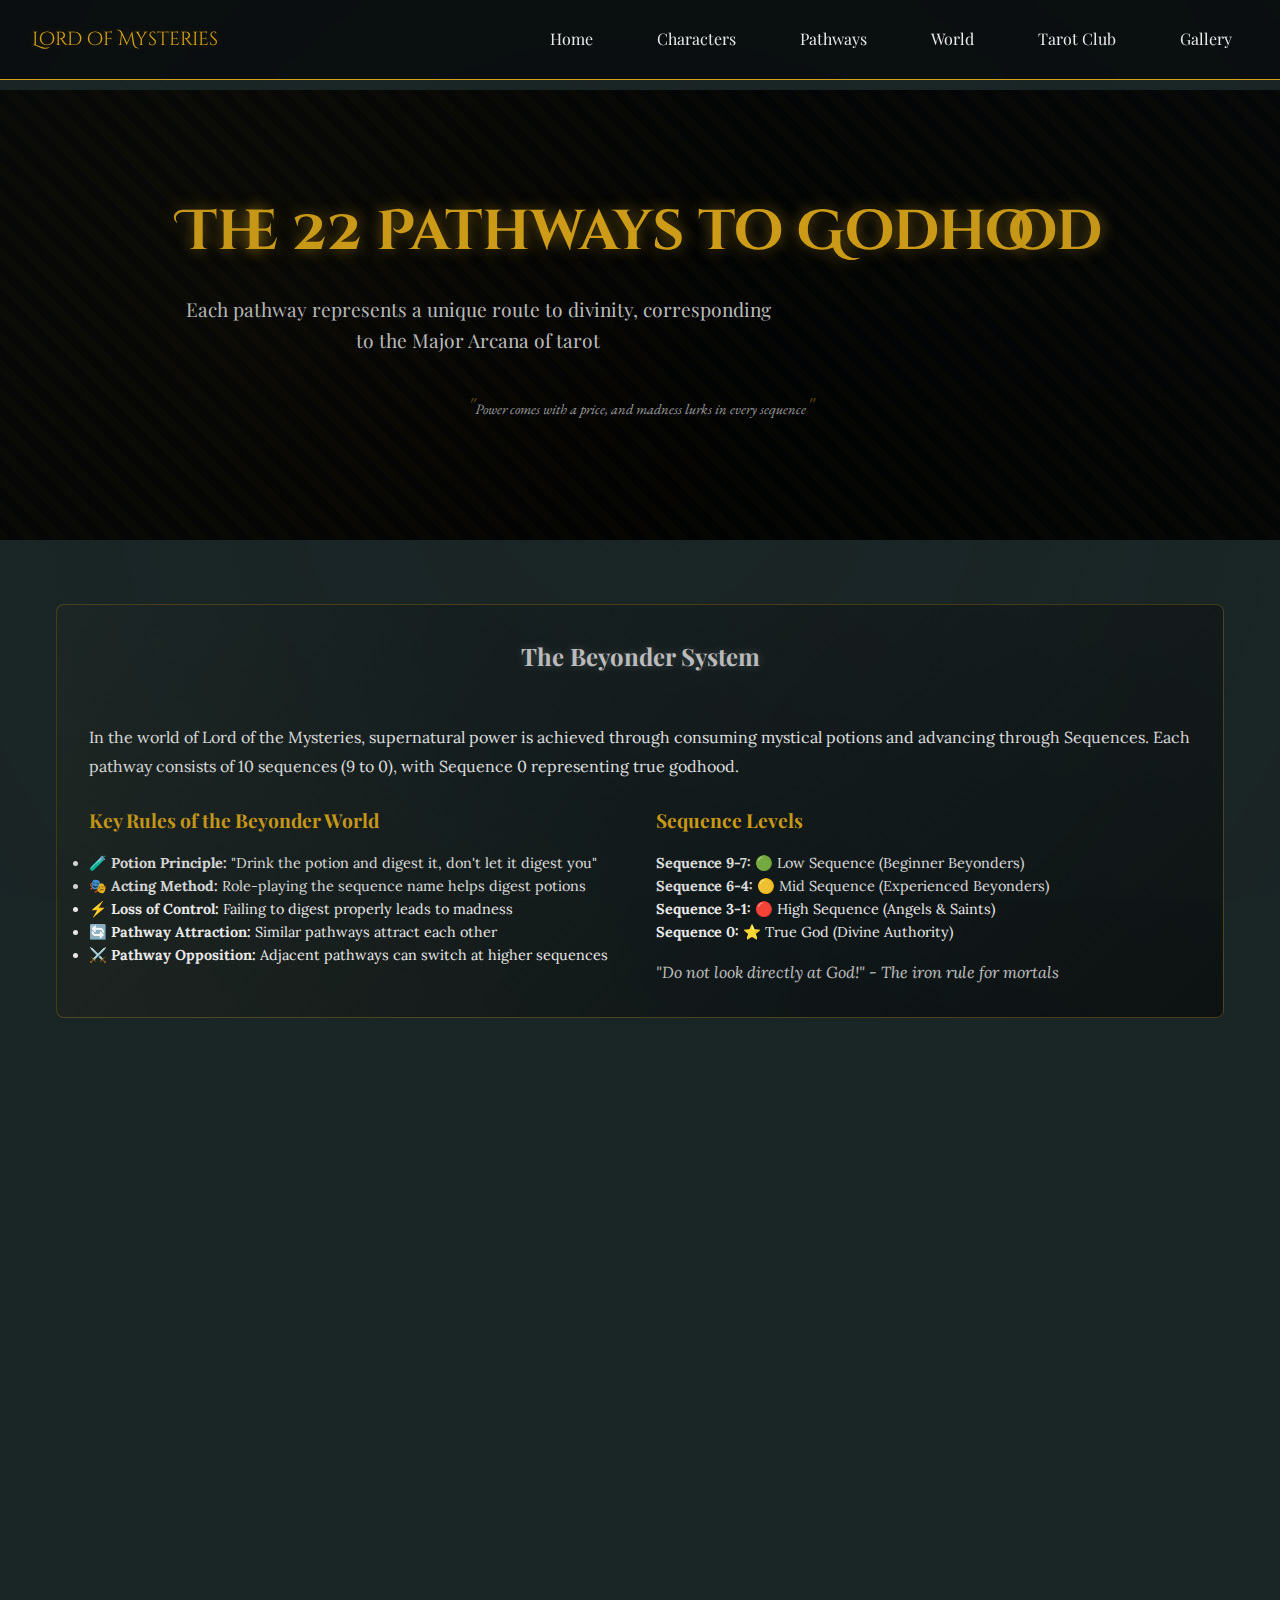
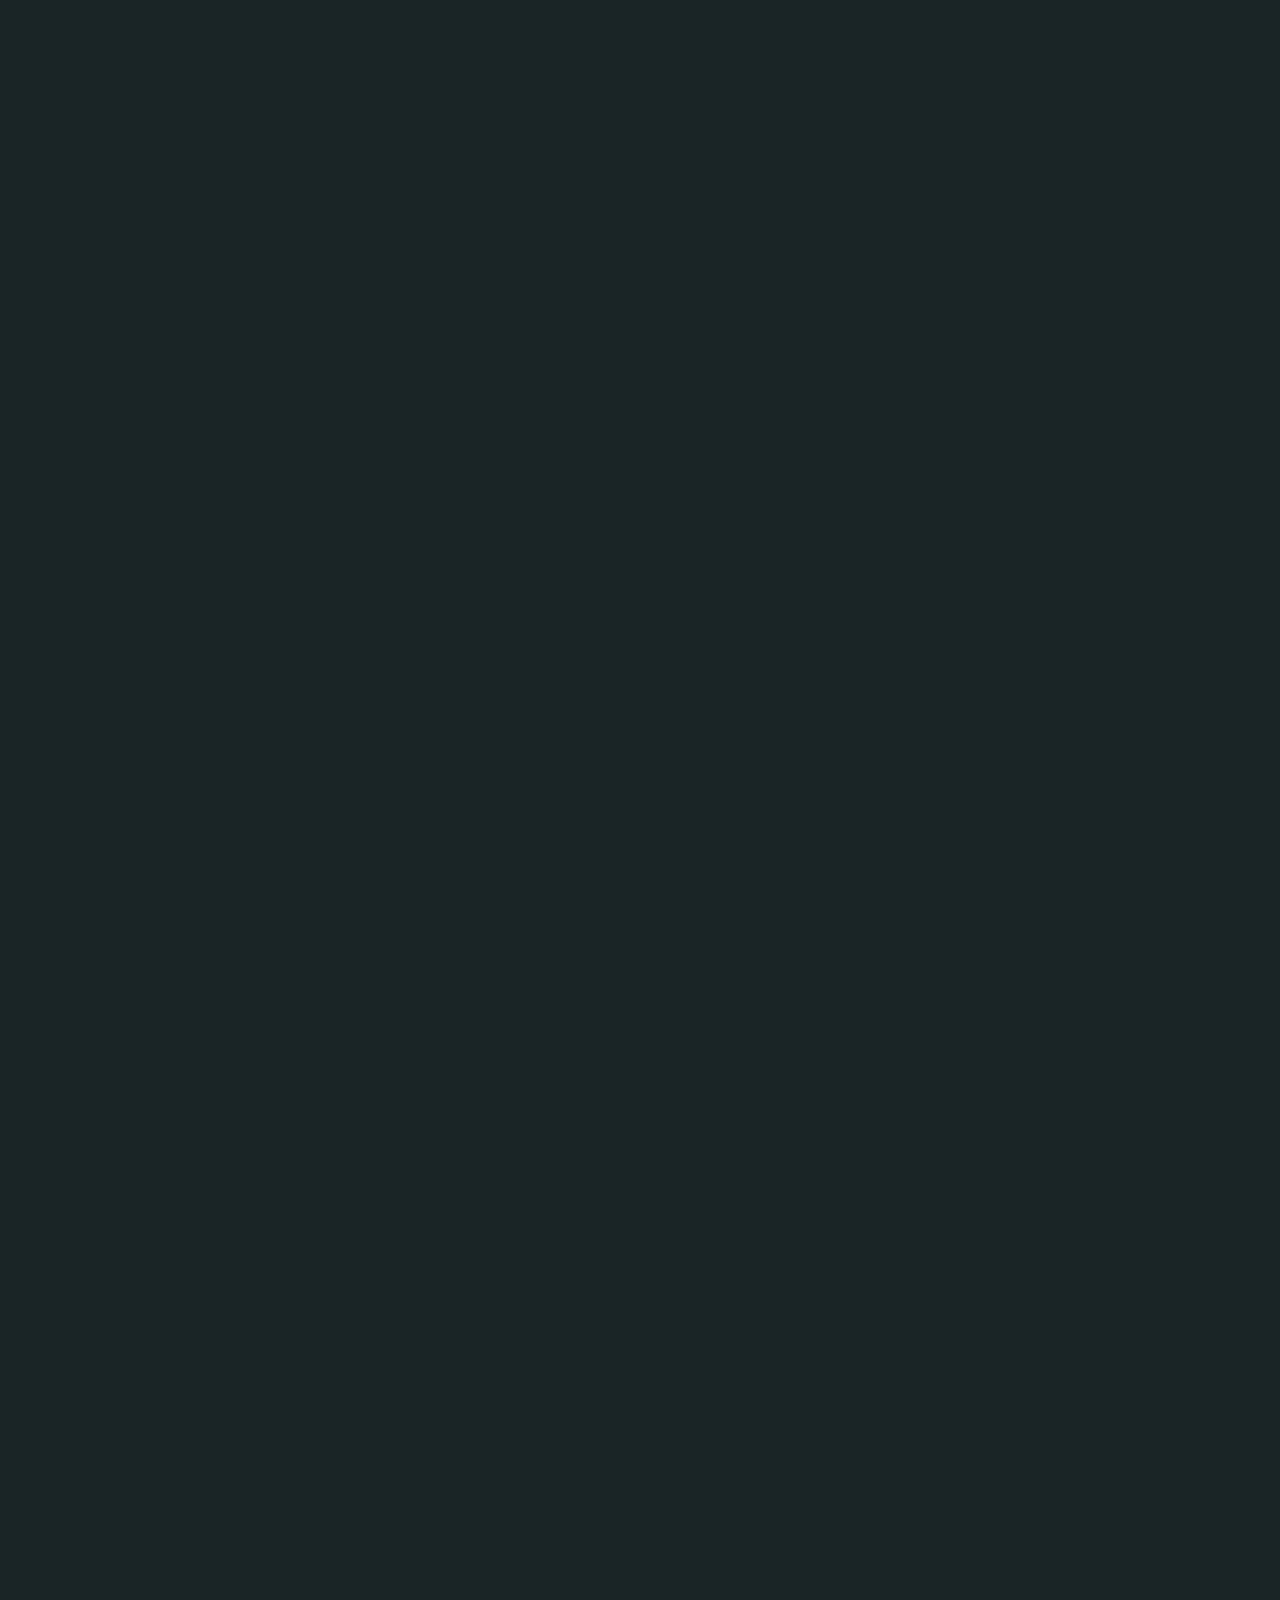
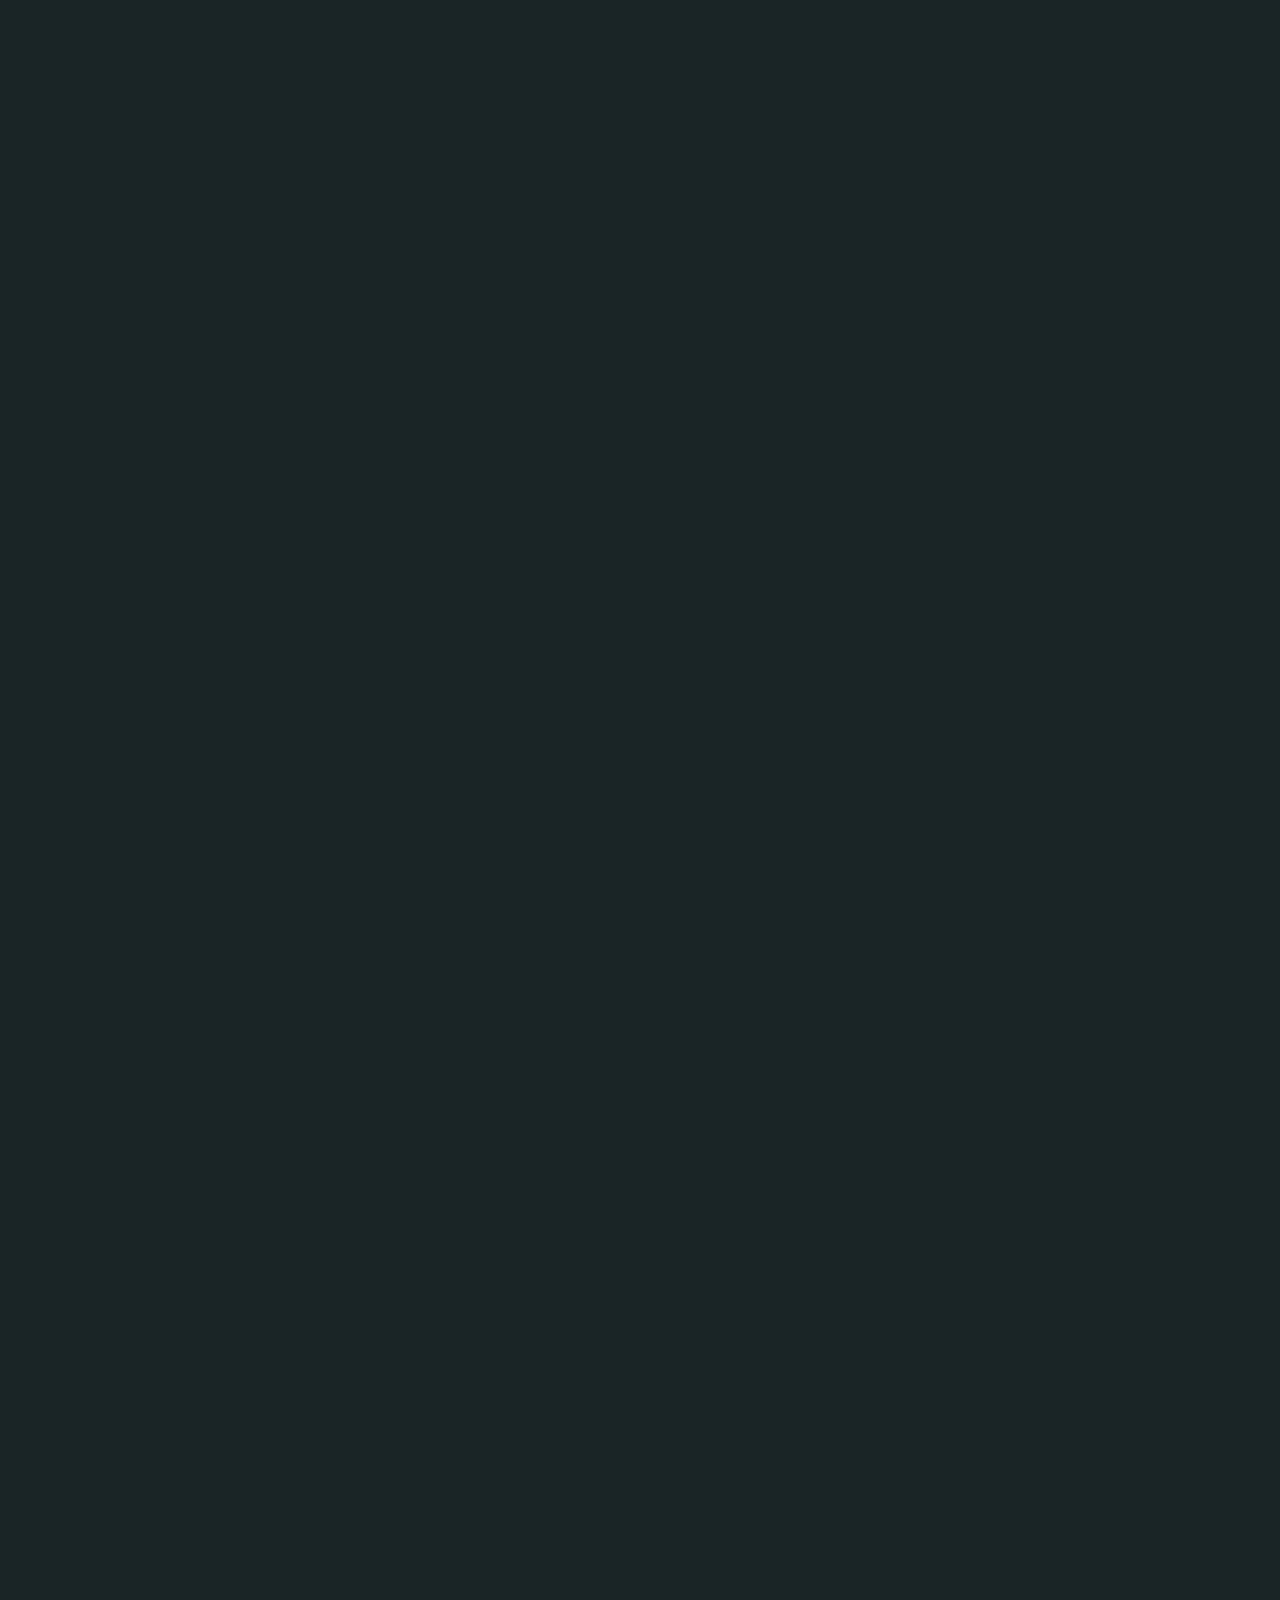
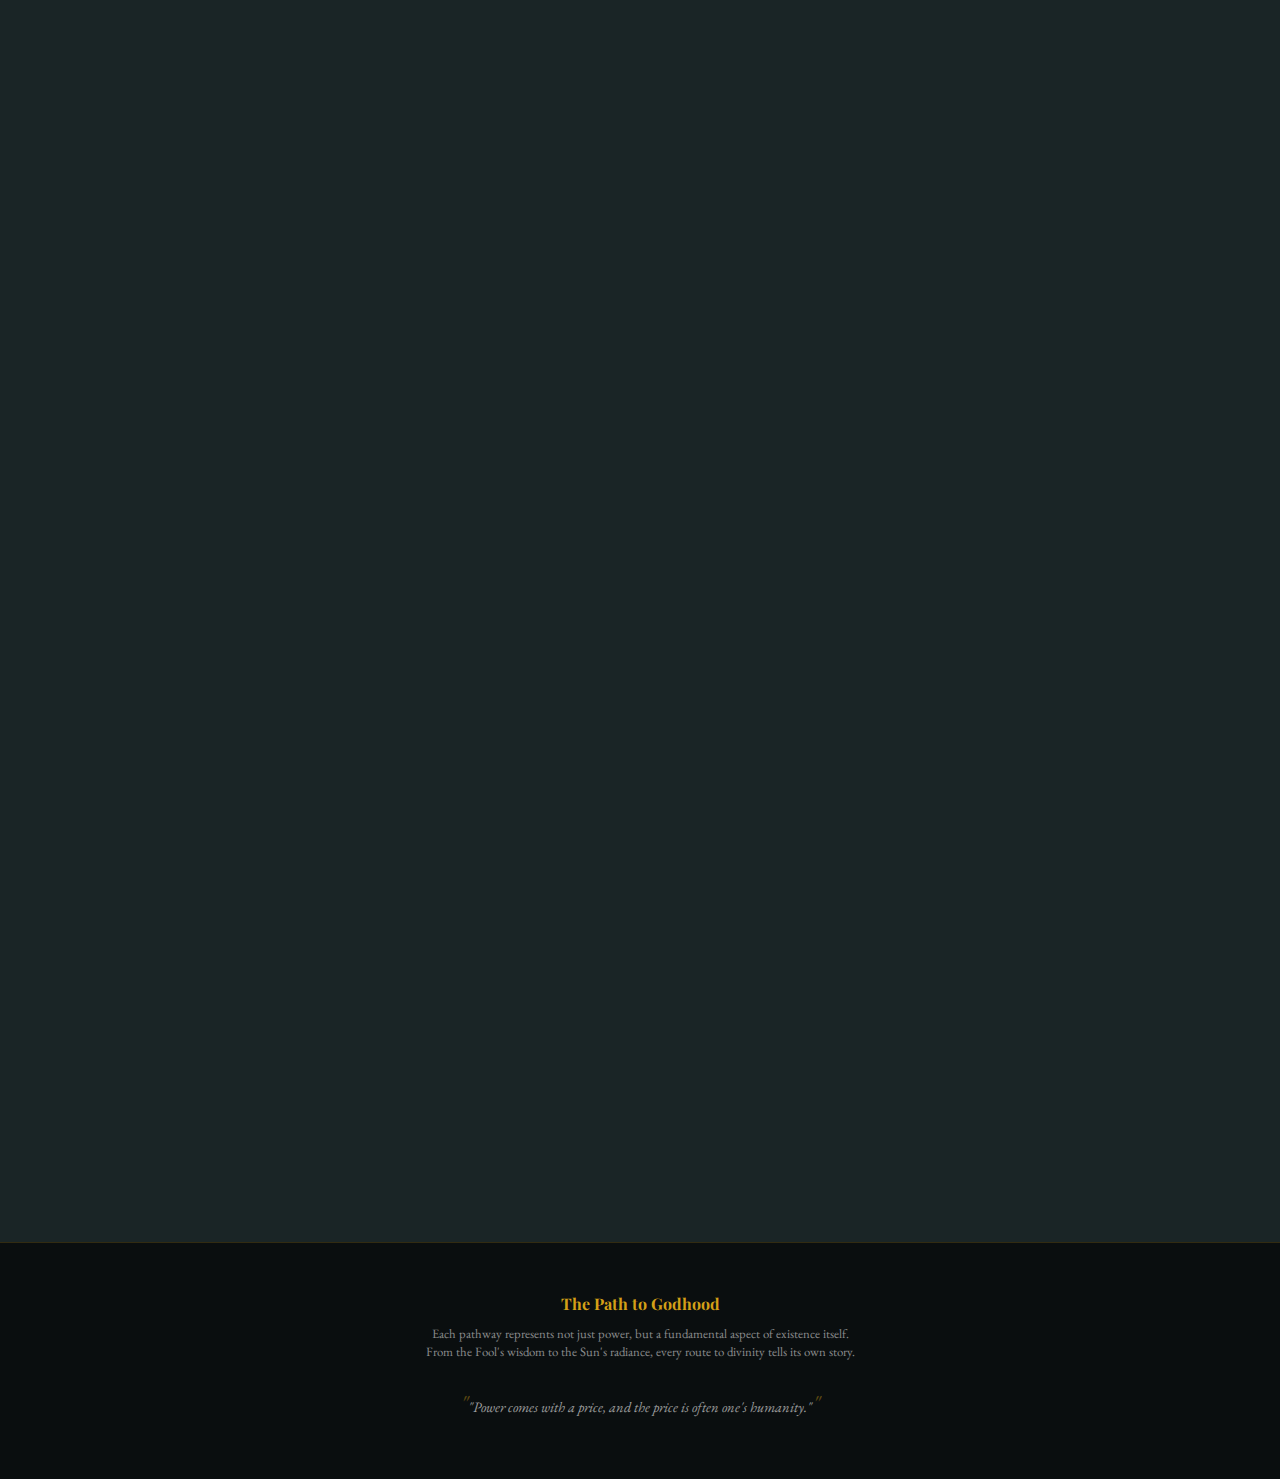
<file: pages/pathways.html>
<!DOCTYPE html>
<html lang="en">
<head>
    <meta charset="UTF-8">
    <meta name="viewport" content="width=device-width, initial-scale=1.0">
    <title>The 22 Pathways - Lord of the Mysteries</title>
    <link href="https://fonts.googleapis.com/css2?family=Cinzel+Decorative:wght@400;700&family=Playfair+Display:ital,wght@0,400;0,700;1,400&family=Lora:ital,wght@0,400;0,700;1,400&family=EB+Garamond:ital@0;1&display=swap" rel="stylesheet">
    <link rel="stylesheet" href="../assets/css/style.css">
</head>
<body>
    <!-- Loading Screen -->
    <div class="loading-screen" id="loadingScreen">
        <div class="loading-symbol"></div>
    </div>

    <!-- Fog Overlay -->
    <div class="fog-overlay"></div>

    <!-- Main Navigation -->
    <nav class="main-nav">
        <a href="../index.html" class="nav-brand">Lord of Mysteries</a>
        <ul class="nav-links">
            <li><a href="../index.html">Home</a></li>
            <li><a href="characters.html">Characters</a></li>
            <li><a href="pathways.html">Pathways</a></li>
            <li><a href="world.html">World</a></li>
            <li><a href="tarot-club.html">Tarot Club</a></li>
            <li><a href="gallery.html">Gallery</a></li>
        </ul>
        <button class="menu-toggle" id="menuToggle" aria-label="Menu">
            <span></span>
            <span></span>
            <span></span>
        </button>
    </nav>

    <!-- Mobile Navigation -->
    <nav class="mobile-nav" id="mobileNav">
        <a href="../index.html" class="nav-link">Home</a>
        <a href="characters.html" class="nav-link">Characters</a>
        <a href="pathways.html" class="nav-link">Pathways</a>
        <a href="world.html" class="nav-link">World</a>
        <a href="tarot-club.html" class="nav-link">Tarot Club</a>
        <a href="gallery.html" class="nav-link">Gallery</a>
    </nav>

    <div class="page-container">
        <!-- Hero Section -->
        <section class="hero-section" style="min-height: 50vh;">
            <div class="hero-content">
                <h1 class="hero-title">The 22 Pathways to Godhood</h1>
                <p class="hero-subtitle">Each pathway represents a unique route to divinity, corresponding to the Major Arcana of tarot</p>
                <p class="victorian-quote">Power comes with a price, and madness lurks in every sequence</p>
            </div>
        </section>

        <!-- Pathway System Introduction -->
        <section class="content-section">
            <div class="card">
                <h2 class="section-title">The Beyonder System</h2>
                <p style="font-size: 1rem; line-height: 1.8; margin-bottom: 1.5rem;">
                    In the world of Lord of the Mysteries, supernatural power is achieved through consuming mystical potions and advancing through Sequences. Each pathway consists of 10 sequences (9 to 0), with Sequence 0 representing true godhood.
                </p>
                
                <div class="grid grid-2">
                    <div>
                        <h3>Key Rules of the Beyonder World</h3>
                        <ul style="font-size: 0.9rem; line-height: 1.6; margin-top: 1rem;">
                            <li><strong>🧪 Potion Principle:</strong> "Drink the potion and digest it, don't let it digest you"</li>
                            <li><strong>🎭 Acting Method:</strong> Role-playing the sequence name helps digest potions</li>
                            <li><strong>⚡ Loss of Control:</strong> Failing to digest properly leads to madness</li>
                            <li><strong>🔄 Pathway Attraction:</strong> Similar pathways attract each other</li>
                            <li><strong>⚔️ Pathway Opposition:</strong> Adjacent pathways can switch at higher sequences</li>
                        </ul>
                    </div>
                    <div>
                        <h3>Sequence Levels</h3>
                        <ul style="font-size: 0.9rem; line-height: 1.6; margin-top: 1rem; list-style: none; padding: 0;">
                            <li><strong>Sequence 9-7:</strong> 🟢 Low Sequence (Beginner Beyonders)</li>
                            <li><strong>Sequence 6-4:</strong> 🟡 Mid Sequence (Experienced Beyonders)</li>
                            <li><strong>Sequence 3-1:</strong> 🔴 High Sequence (Angels & Saints)</li>
                            <li><strong>Sequence 0:</strong> ⭐ True God (Divine Authority)</li>
                        </ul>
                        <p style="margin-top: 1rem; font-style: italic; opacity: 0.8;">
                            "Do not look directly at God!" - The iron rule for mortals
                        </p>
                    </div>
                </div>
            </div>
        </section>

        <!-- Main Pathways -->
        <section class="content-section">
            <h2 class="section-title">The Complete 22 Pathways</h2>
            
            <div class="grid" style="gap: 1.5rem;">
                <!-- Fool Pathway -->
                <div class="card" style="border-left: 4px solid var(--gold);">
                    <div style="display: flex; justify-content: space-between; align-items: center; margin-bottom: 1rem;">
                        <h3>0. Fool Pathway</h3>
                        <span style="font-size: 2rem; opacity: 0.3;">🃏</span>
                    </div>
                    <p style="margin-bottom: 1rem; font-style: italic; color: var(--silver);">
                        "The Fool that doesn't belong to this era, the mysterious ruler above the gray fog, the King of Yellow and Black who wields good luck."
                    </p>
                    <div class="pathway-sequence">
                        <strong>Sequence 9→0:</strong> Seer → Clown → Magician → Faceless → Marionettist → Bizarro Sorcerer → Scholar of Yore → Miracle Invoker → Attendant of Mysteries → <span style="color: var(--gold);">The Fool</span>
                    </div>
                    <p style="margin-top: 1rem; font-size: 0.85rem;">
                        <strong>Abilities:</strong> Divination, illusion, anti-divination, marionette control, historical projection<br>
                        <strong>Current Holder:</strong> Klein Moretti<br>
                        <strong>Symbol:</strong> Fool tarot card, mysterious fog
                    </p>
                </div>

                <!-- Error Pathway -->
                <div class="card" style="border-left: 4px solid var(--crimson);">
                    <div style="display: flex; justify-content: space-between; align-items: center; margin-bottom: 1rem;">
                        <h3>1. Error Pathway</h3>
                        <span style="font-size: 2rem; opacity: 0.3;">🎭</span>
                    </div>
                    <p style="margin-bottom: 1rem; font-style: italic; color: var(--silver);">
                        The pathway of deception, time manipulation, and parasitism.
                    </p>
                    <div class="pathway-sequence">
                        <strong>Sequence 9→0:</strong> Marauder → Swindler → Cryptologist → Fire Mage → Dream Stealer → Parasite → Mentor of Deceit → Trojan Horse of Fate → Worm of Time → <span style="color: var(--crimson);">Error</span>
                    </div>
                    <p style="margin-top: 1rem; font-size: 0.85rem;">
                        <strong>Abilities:</strong> Theft, deception, time manipulation, parasitism<br>
                        <strong>Current Holder:</strong> Amon (King of Angels)<br>
                        <strong>Symbol:</strong> Crystal monocle, distorted time
                    </p>
                </div>

                <!-- Door Pathway -->
                <div class="card" style="border-left: 4px solid var(--mystical-blue);">
                    <div style="display: flex; justify-content: space-between; align-items: center; margin-bottom: 1rem;">
                        <h3>2. Door Pathway</h3>
                        <span style="font-size: 2rem; opacity: 0.3;">🚪</span>
                    </div>
                    <p style="margin-bottom: 1rem; font-style: italic; color: var(--silver);">
                        The pathway of knowledge, travel, and cosmic understanding.
                    </p>
                    <div class="pathway-sequence">
                        <strong>Sequence 9→0:</strong> Apprentice → Trickmaster → Astrologer → Scrolls Professor → Traveler → Secrets Sorcerer → Wanderer → Planeswalker → Key of Stars → <span style="color: var(--mystical-blue);">Door</span>
                    </div>
                    <p style="margin-top: 1rem; font-size: 0.85rem;">
                        <strong>Abilities:</strong> Teleportation, divination, record manipulation, planar travel<br>
                        <strong>Notable Beyonder:</strong> Fors Wall (The Magician)<br>
                        <strong>Symbol:</strong> Starry door, ancient scrolls
                    </p>
                </div>

                <!-- Evernight Pathway -->
                <div class="card" style="border-left: 4px solid #4B0082;">
                    <div style="display: flex; justify-content: space-between; align-items: center; margin-bottom: 1rem;">
                        <h3>3. Evernight Pathway</h3>
                        <span style="font-size: 2rem; opacity: 0.3;">🌙</span>
                    </div>
                    <p style="margin-bottom: 1rem; font-style: italic; color: var(--silver);">
                        The pathway of night, dreams, and concealment.
                    </p>
                    <div class="pathway-sequence">
                        <strong>Sequence 9→0:</strong> Sleepless → Midnight Poet → Nightmare → Dream Walker → Guardian → Nightfall Bishop → Saint of Secrets → Angel of Concealment → Prince of Abolition → <span style="color: #4B0082;">Evernight Goddess</span>
                    </div>
                    <p style="margin-top: 1rem; font-size: 0.85rem;">
                        <strong>Abilities:</strong> Dream manipulation, concealment, shadow control<br>
                        <strong>Current Holder:</strong> Evernight Goddess (Amanises)<br>
                        <strong>Church:</strong> Church of the Evernight Goddess
                    </p>
                </div>

                <!-- Twilight Giant Pathway -->
                <div class="card" style="border-left: 4px solid #8B4513;">
                    <div style="display: flex; justify-content: space-between; align-items: center; margin-bottom: 1rem;">
                        <h3>4. Twilight Giant Pathway</h3>
                        <span style="font-size: 2rem; opacity: 0.3;">⚔️</span>
                    </div>
                    <p style="margin-bottom: 1rem; font-style: italic; color: var(--silver);">
                        The pathway of war, protection, and honor.
                    </p>
                    <div class="pathway-sequence">
                        <strong>Sequence 9→0:</strong> Warrior → Pugilist → Weapon Master → Dawn Paladin → Guardian → Demon Hunter → Silver Knight → Corruption Knight → Glory → <span style="color: #8B4513;">Twilight Giant</span>
                    </div>
                    <p style="margin-top: 1rem; font-size: 0.85rem;">
                        <strong>Abilities:</strong> Enhanced physical prowess, weapon mastery, protection magic<br>
                        <strong>Church:</strong> Church of the God of Combat<br>
                        <strong>Symbol:</strong> Giant sword, warrior's honor
                    </p>
                </div>

                <!-- Death Pathway -->
                <div class="card" style="border-left: 4px solid #2F2F2F;">
                    <div style="display: flex; justify-content: space-between; align-items: center; margin-bottom: 1rem;">
                        <h3>5. Death Pathway</h3>
                        <span style="font-size: 2rem; opacity: 0.3;">💀</span>
                    </div>
                    <p style="margin-bottom: 1rem; font-style: italic; color: var(--silver);">
                        The pathway of death, souls, and the underworld.
                    </p>
                    <div class="pathway-sequence">
                        <strong>Sequence 9→0:</strong> Corpse Collector → Gravedigger → Spirit Medium → Spirit Guide → Gatekeeper → Undying → Death Consul → Pale Emperor → Underworld Emperor → <span style="color: #2F2F2F;">Death</span>
                    </div>
                    <p style="margin-top: 1rem; font-size: 0.85rem;">
                        <strong>Abilities:</strong> Necromancy, soul manipulation, death magic<br>
                        <strong>Notable Beyonder:</strong> Azik Eggers (Sequence 2)<br>
                        <strong>Symbol:</strong> Copper whistle, underworld gates
                    </p>
                </div>

                <!-- Tyrant Pathway -->
                <div class="card" style="border-left: 4px solid #4682B4;">
                    <div style="display: flex; justify-content: space-between; align-items: center; margin-bottom: 1rem;">
                        <h3>8. Tyrant Pathway</h3>
                        <span style="font-size: 2rem; opacity: 0.3;">🌊</span>
                    </div>
                    <p style="margin-bottom: 1rem; font-style: italic; color: var(--silver);">
                        The pathway of storms, seas, and natural disasters.
                    </p>
                    <div class="pathway-sequence">
                        <strong>Sequence 9→0:</strong> Sailor → Folk of Rage → Seafarer → Wind-blessed → Ocean Songster → Notary → Cataclysmic Interrer → Sea King → Calamity of Oceans → <span style="color: #4682B4;">Tyrant</span>
                    </div>
                    <p style="margin-top: 1rem; font-size: 0.85rem;">
                        <strong>Abilities:</strong> Weather control, lightning, tsunami, sea domination<br>
                        <strong>Notable Beyonder:</strong> Alger Wilson (The Hanged Man)<br>
                        <strong>Church:</strong> Church of the Lord of Storms
                    </p>
                </div>

                <!-- Sun Pathway -->
                <div class="card" style="border-left: 4px solid #FFD700;">
                    <div style="display: flex; justify-content: space-between; align-items: center; margin-bottom: 1rem;">
                        <h3>7. Sun Pathway</h3>
                        <span style="font-size: 2rem; opacity: 0.3;">☀️</span>
                    </div>
                    <p style="margin-bottom: 1rem; font-style: italic; color: var(--silver);">
                        The pathway of light, purification, and divine radiance.
                    </p>
                    <div class="pathway-sequence">
                        <strong>Sequence 9→0:</strong> Bard → Light Suppliant → Solar High Priest → Priest of Light → Notary → Priest of Light → Lightseeker → Angel of Imagination → Visionary → <span style="color: #FFD700;">Sun</span>
                    </div>
                    <p style="margin-top: 1rem; font-size: 0.85rem;">
                        <strong>Abilities:</strong> Light manipulation, purification, anti-corruption<br>
                        <strong>Notable Beyonder:</strong> Derrick Berg (The Sun)<br>
                        <strong>Church:</strong> Church of the Eternal Blazing Sun
                    </p>
                </div>

                <!-- Spectator Pathway -->
                <div class="card" style="border-left: 4px solid var(--silver);">
                    <div style="display: flex; justify-content: space-between; align-items: center; margin-bottom: 1rem;">
                        <h3>11. Justice/Spectator Pathway</h3>
                        <span style="font-size: 2rem; opacity: 0.3;">⚖️</span>
                    </div>
                    <p style="margin-bottom: 1rem; font-style: italic; color: var(--silver);">
                        The pathway of psychology, mind reading, and mental manipulation.
                    </p>
                    <div class="pathway-sequence">
                        <strong>Sequence 9→0:</strong> Spectator → Telepathist → Psychiatrist → Hypnotist → Dreamwalker → Manipulator → Psychology Alchemist → Discerner → Author → <span style="color: var(--silver);">Visionary</span>
                    </div>
                    <p style="margin-top: 1rem; font-size: 0.85rem;">
                        <strong>Abilities:</strong> Mind reading, hypnosis, psychological manipulation<br>
                        <strong>Notable Beyonder:</strong> Audrey Hall (Justice)<br>
                        <strong>Symbol:</strong> Scales of justice, all-seeing eye
                    </p>
                </div>

                <!-- Arbiter Pathway -->
                <div class="card" style="border-left: 4px solid #B8860B;">
                    <div style="display: flex; justify-content: space-between; align-items: center; margin-bottom: 1rem;">
                        <h3>20. Judgment/Arbiter Pathway</h3>
                        <span style="font-size: 2rem; opacity: 0.3;">⚖️</span>
                    </div>
                    <p style="margin-bottom: 1rem; font-style: italic; color: var(--silver);">
                        The pathway of law, order, and divine judgment.
                    </p>
                    <div class="pathway-sequence">
                        <strong>Sequence 9→0:</strong> Arbiter → Sheriff → Interrogator → Judge → Disciplinary Paladin → Consecrater → Law Weaver → Hand of Order → Sequence 1 → <span style="color: #B8860B;">Justiciar</span>
                    </div>
                    <p style="margin-top: 1rem; font-size: 0.85rem;">
                        <strong>Abilities:</strong> Law enforcement, order magic, judgment powers<br>
                        <strong>Notable Beyonder:</strong> Xio Derecha (Judgment)<br>
                        <strong>Symbol:</strong> Scales, gavel, divine law
                    </p>
                </div>
            </div>
        </section>

        <!-- Pathway Relationships -->
        <section class="content-section">
            <h2 class="section-title">Pathway Relationships & Convergence</h2>
            <div class="card">
                <h3>Adjacent Pathways</h3>
                <p style="margin-bottom: 1.5rem;">
                    In higher sequences (Sequence 4 and above), Beyonders can switch to adjacent pathways under specific conditions:
                </p>
                
                <div class="grid grid-2">
                    <div>
                        <h4 style="color: var(--gold); margin-bottom: 1rem;">Pathway Groups</h4>
                        <ul style="list-style: none; padding: 0; font-size: 0.9rem; line-height: 1.8;">
                            <li><strong>🃏 Fool Group:</strong> Fool, Error, Door</li>
                            <li><strong>🌙 Evernight Group:</strong> Evernight, Death, Darkness</li>
                            <li><strong>⚔️ Combat Group:</strong> Twilight Giant, Red Priest, White Tower</li>
                            <li><strong>🌊 Natural Group:</strong> Tyrant, Sun, Earth Mother</li>
                            <li><strong>⚖️ Order Group:</strong> Spectator, Arbiter, Lawyer</li>
                        </ul>
                    </div>
                    <div>
                        <h4 style="color: var(--silver); margin-bottom: 1rem;">Pathway Conflicts</h4>
                        <ul style="list-style: none; padding: 0; font-size: 0.9rem; line-height: 1.8;">
                            <li><strong>⚡ Attraction:</strong> Similar pathways seek each other</li>
                            <li><strong>🔥 Repulsion:</strong> Opposing pathways cause conflict</li>
                            <li><strong>🎭 Convergence:</strong> At Sequence 0, all pathways seek reunion</li>
                            <li><strong>👑 Uniqueness:</strong> Only one true god per pathway can exist</li>
                        </ul>
                    </div>
                </div>
            </div>
        </section>

        <!-- Pathway Dangers -->
        <section class="content-section">
            <div class="card" style="border: 2px solid var(--crimson); background: linear-gradient(135deg, rgba(139, 0, 0, 0.1), rgba(10, 14, 15, 0.9));">
                <h2 style="color: var(--crimson);">⚠️ Dangers of the Pathways</h2>
                <p style="margin-bottom: 1.5rem; font-size: 1rem;">
                    The path to godhood is fraught with peril. Every advancement carries risks that can destroy body, mind, and soul.
                </p>
                
                <div class="grid grid-3">
                    <div>
                        <h4 style="color: var(--crimson);">Loss of Control</h4>
                        <p style="font-size: 0.85rem;">Failing to properly digest a potion leads to madness, mutation, or death. The higher the sequence, the greater the risk.</p>
                    </div>
                    <div>
                        <h4 style="color: var(--crimson);">Corruption</h4>
                        <p style="font-size: 0.85rem;">Exposure to higher-sequence beings or forbidden knowledge can corrupt lower-sequence Beyonders instantly.</p>
                    </div>
                    <div>
                        <h4 style="color: var(--crimson);">Divine Madness</h4>
                        <p style="font-size: 0.85rem;">Looking directly at true gods or understanding cosmic truths beyond one's level causes irreversible madness.</p>
                    </div>
                </div>
                
                <p style="margin-top: 1.5rem; text-align: center; font-style: italic; color: var(--crimson);">
                    "Knowledge is dangerous. Some truths are not meant for mortal minds."
                </p>
            </div>
        </section>
    </div>

    <!-- Footer -->
    <footer class="footer">
        <div class="footer-content">
            <div class="footer-section">
                <h3 class="footer-title">The Path to Godhood</h3>
                <p class="footer-text">
                    Each pathway represents not just power, but a fundamental aspect of existence itself.<br>
                    From the Fool's wisdom to the Sun's radiance, every route to divinity tells its own story.
                </p>
            </div>
            
            <div class="footer-section">
                <p class="victorian-quote">"Power comes with a price, and the price is often one's humanity."</p>
            </div>
        </div>
    </footer>

    <script src="../assets/js/main.js"></script>
</body>
</html>
</file>
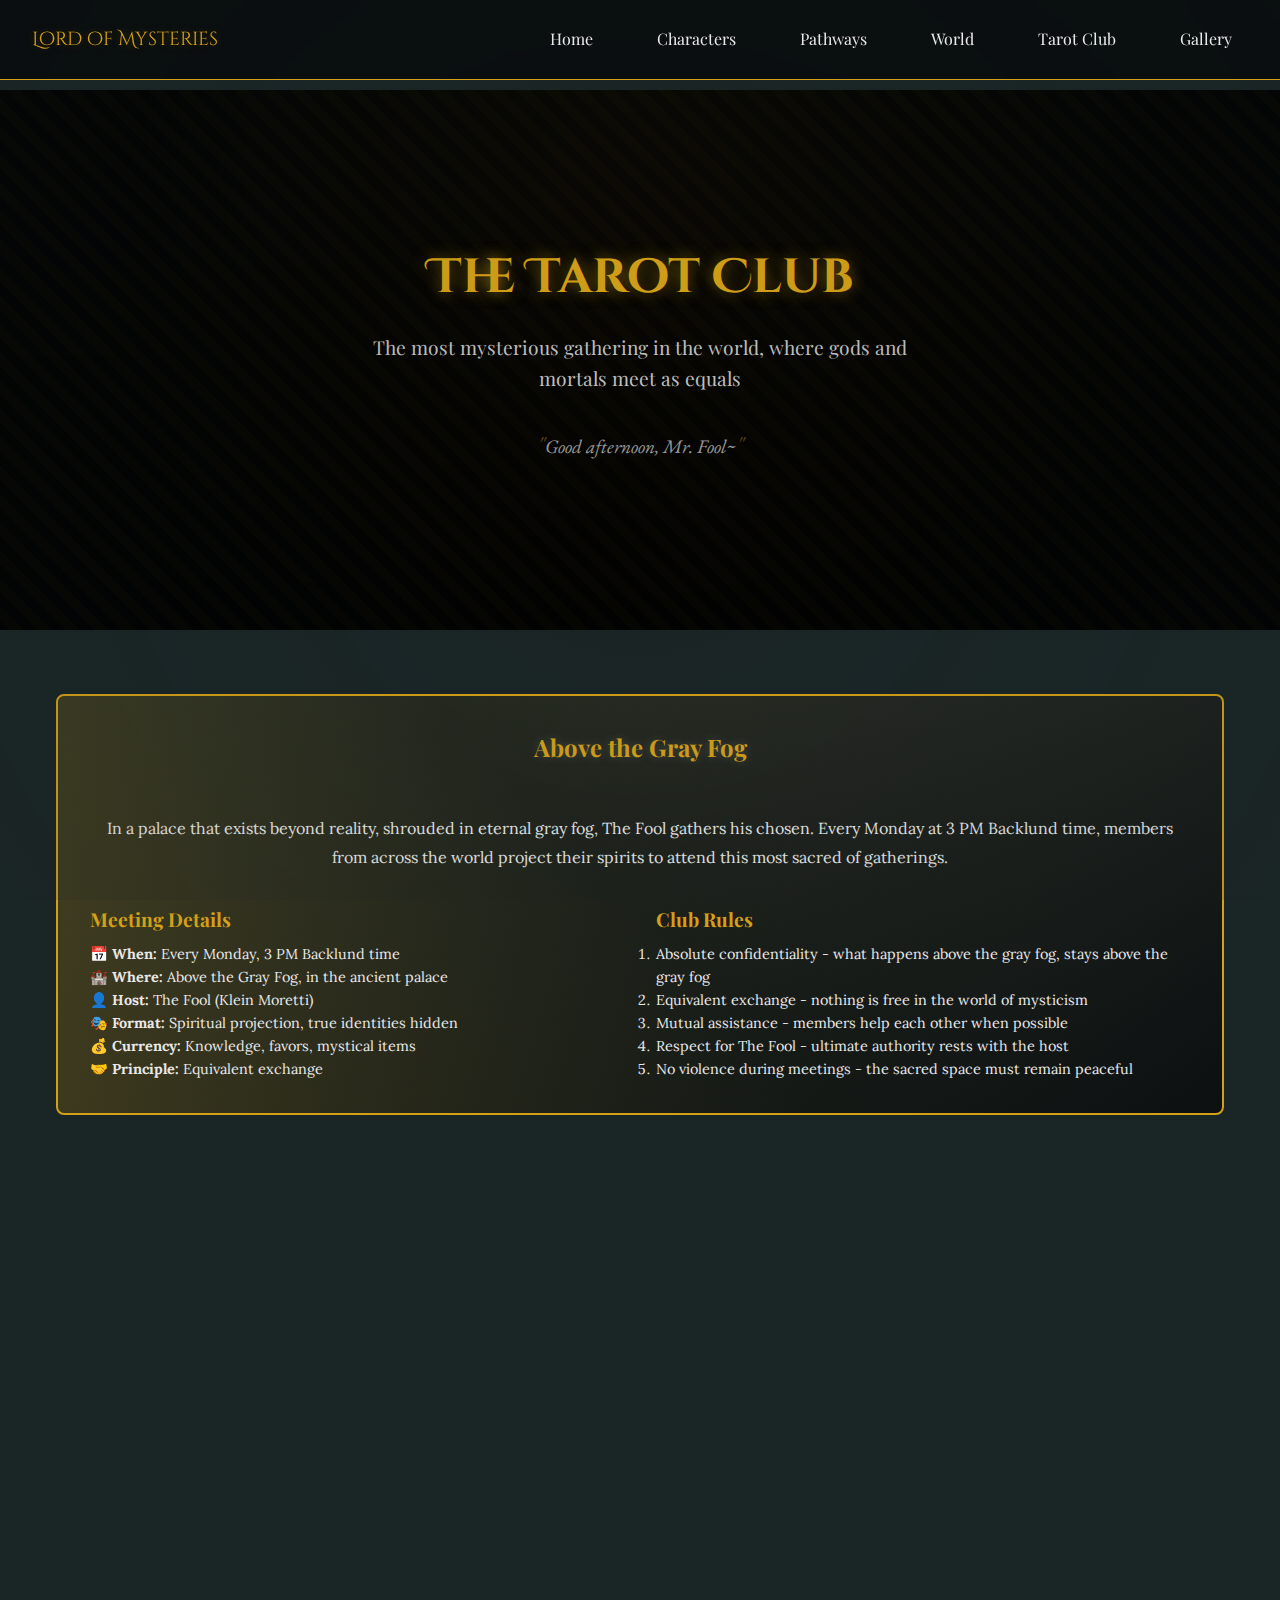
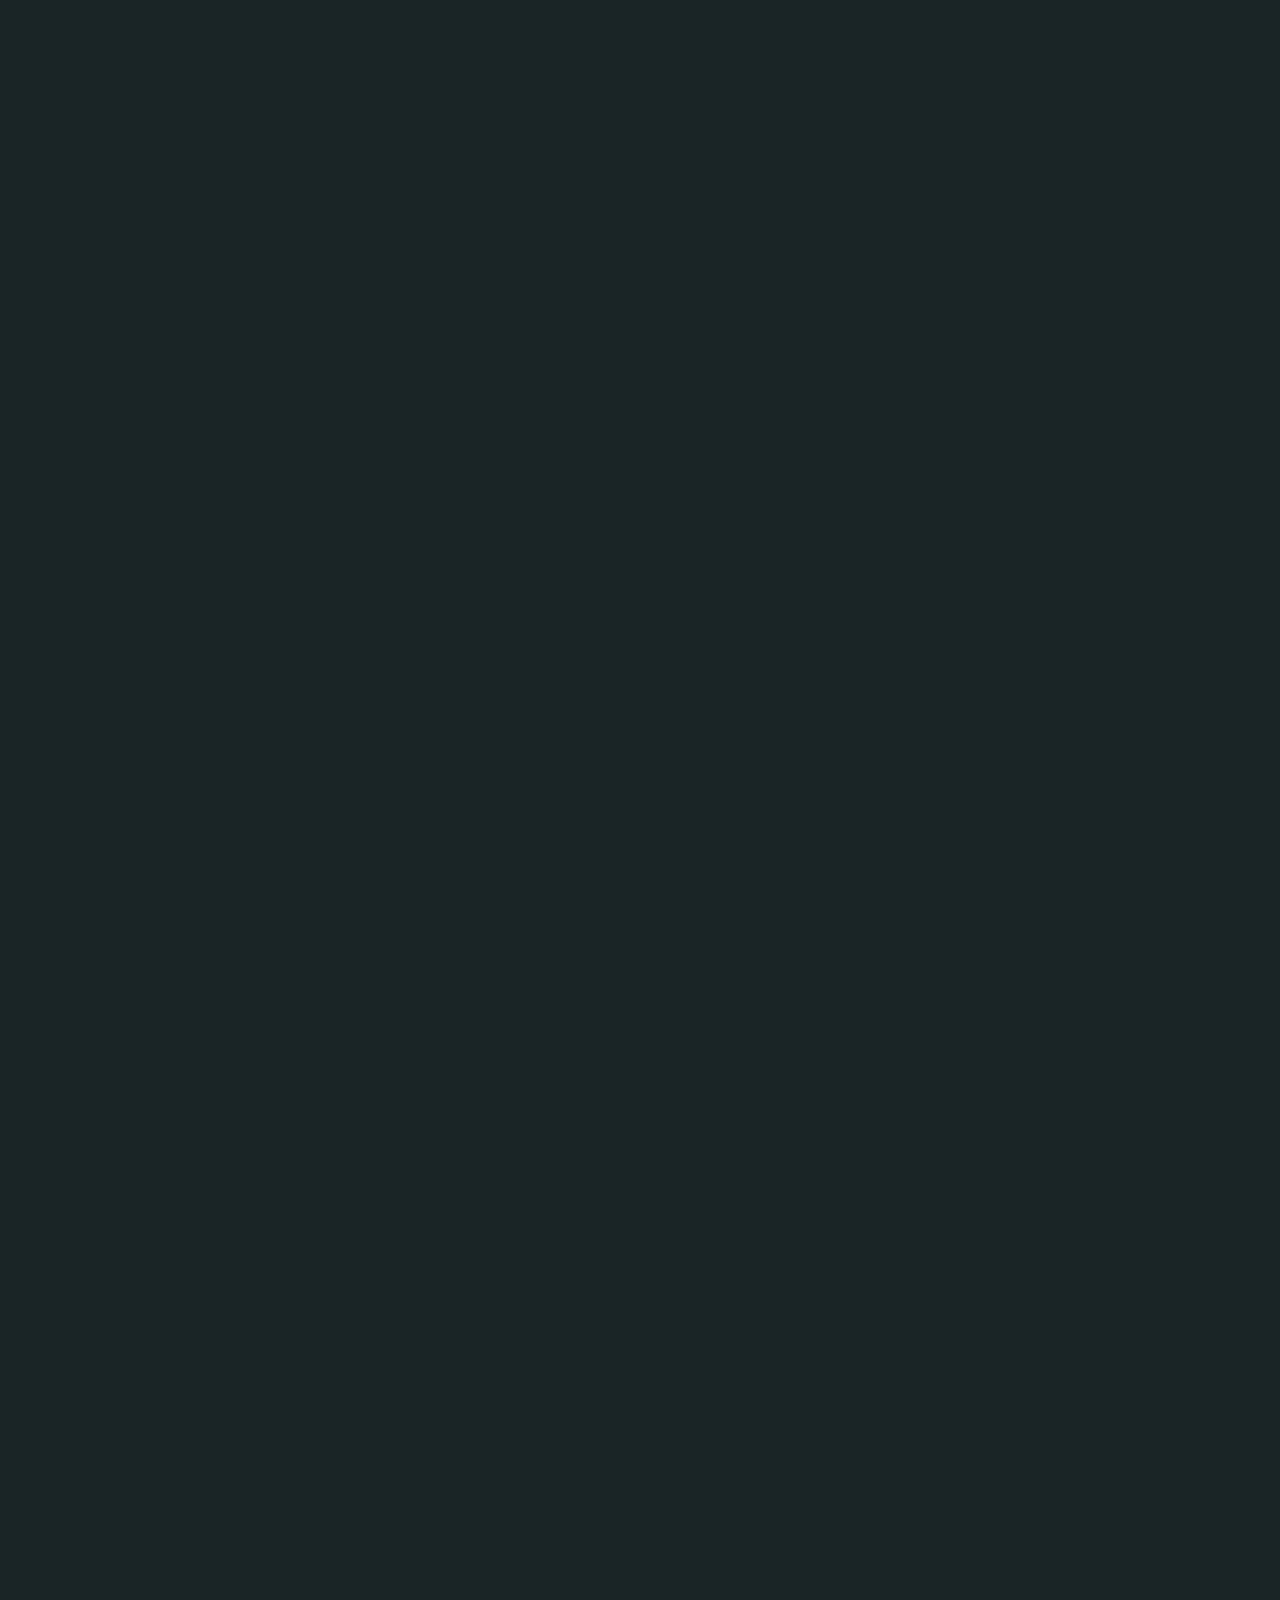
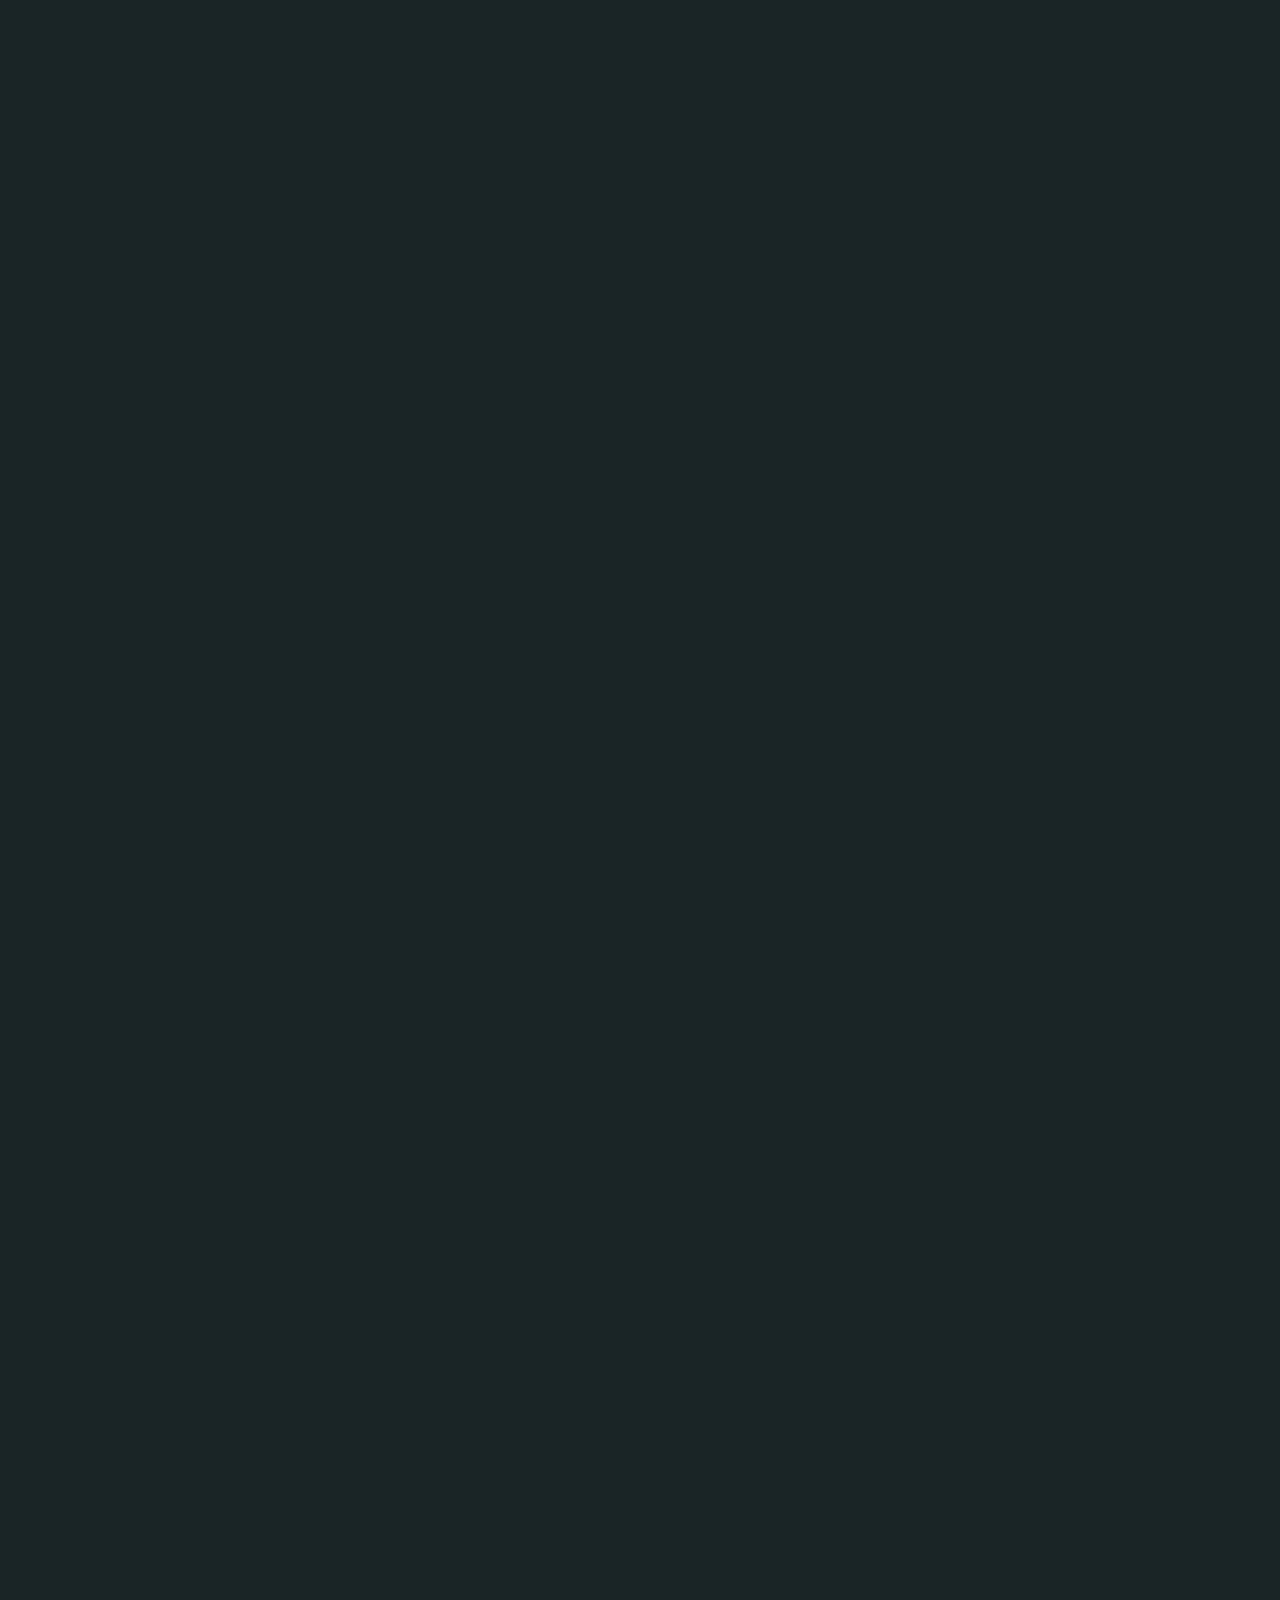
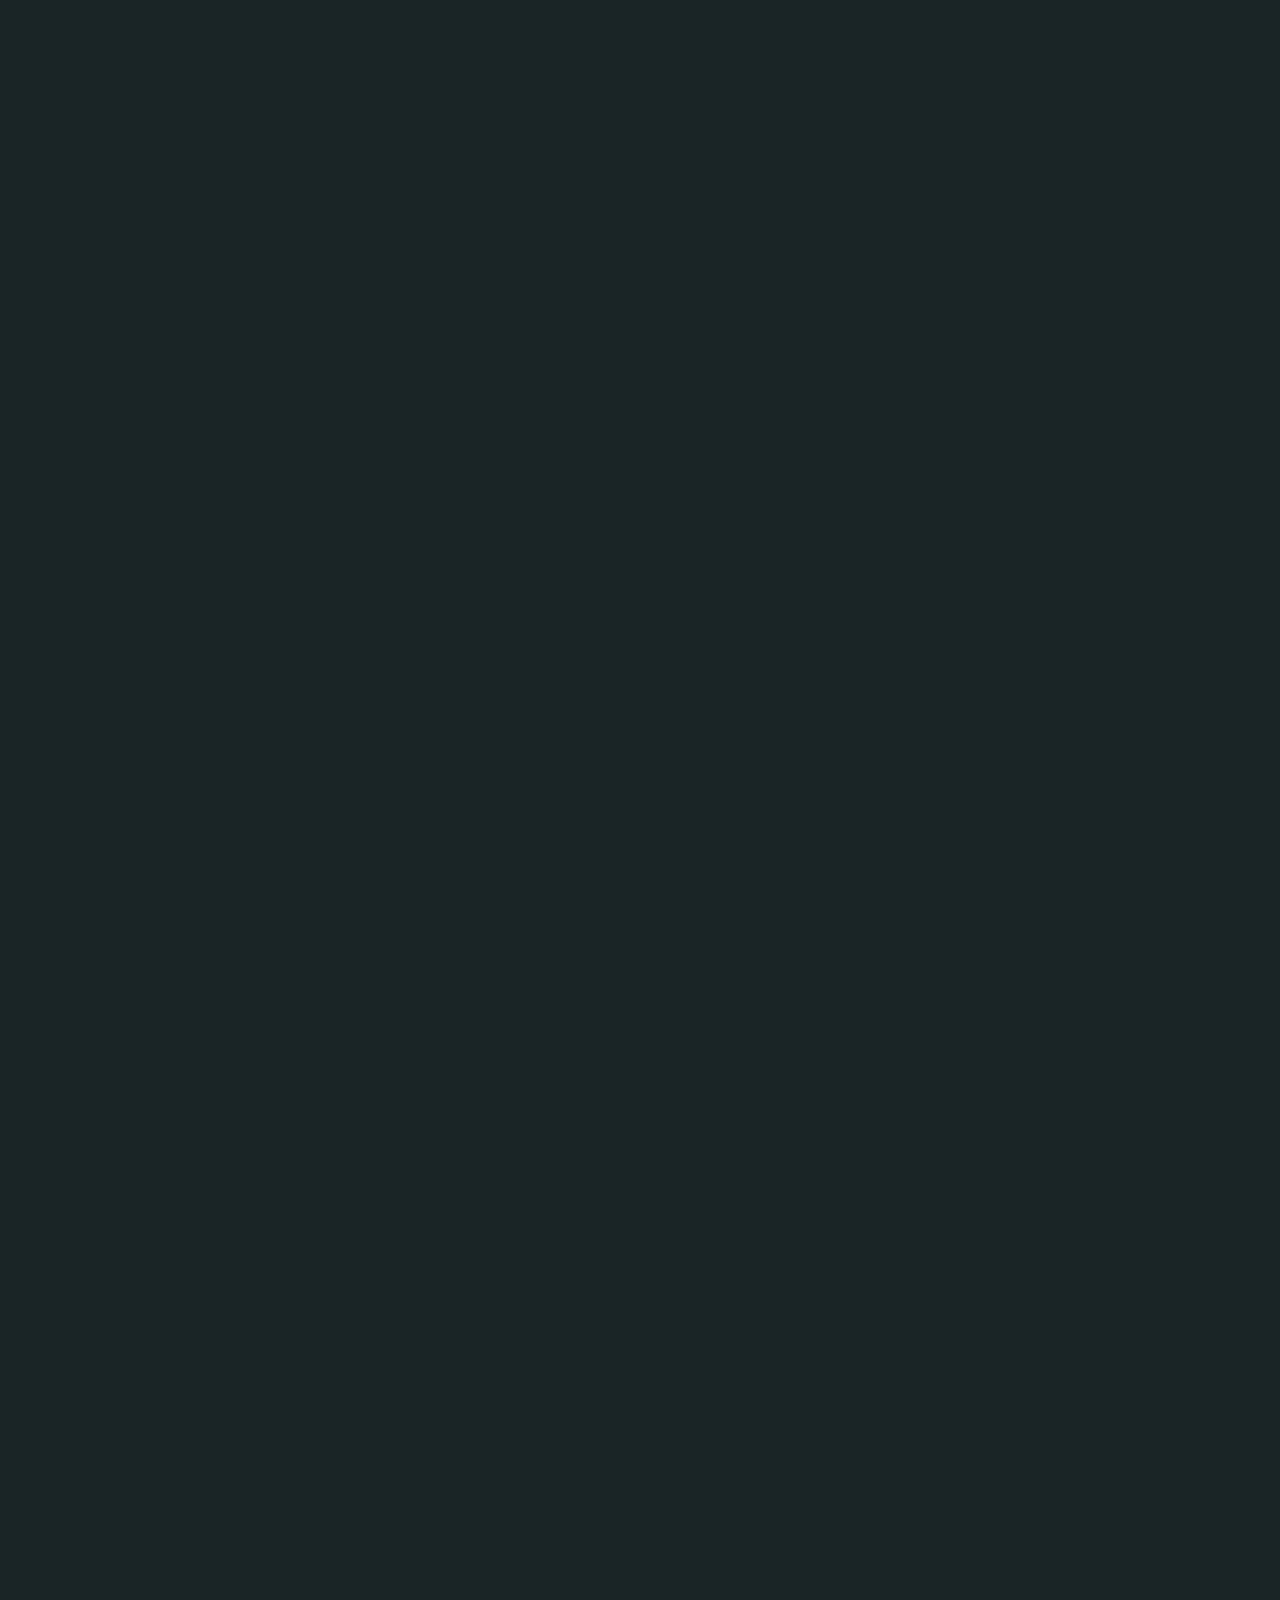
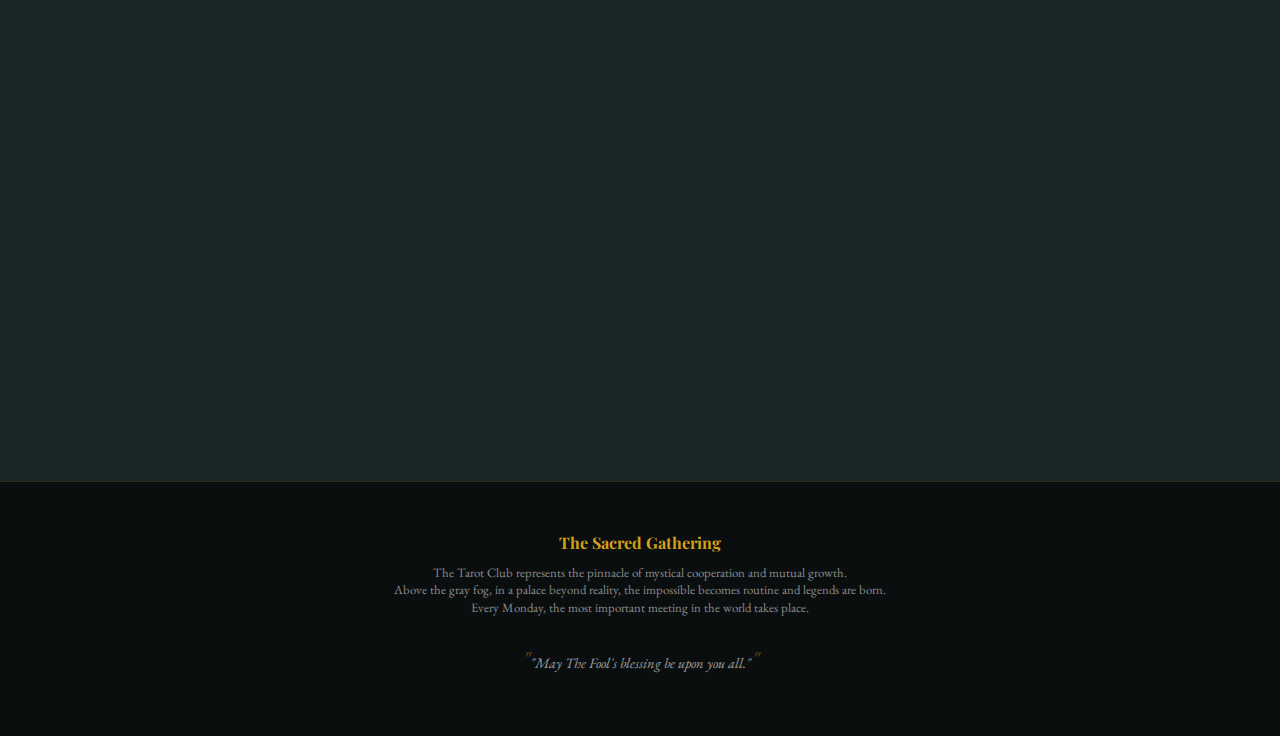
<file: pages/tarot-club.html>
<!DOCTYPE html>
<html lang="en">
<head>
    <meta charset="UTF-8">
    <meta name="viewport" content="width=device-width, initial-scale=1.0">
    <title>The Tarot Club - Lord of the Mysteries</title>
    <link href="https://fonts.googleapis.com/css2?family=Cinzel+Decorative:wght@400;700&family=Playfair+Display:ital,wght@0,400;0,700;1,400&family=Lora:ital,wght@0,400;0,700;1,400&family=EB+Garamond:ital@0;1&display=swap" rel="stylesheet">
    <link rel="stylesheet" href="../assets/css/style.css">
</head>
<body>
    <!-- Loading Screen -->
    <div class="loading-screen" id="loadingScreen">
        <div class="loading-symbol"></div>
    </div>

    <!-- Fog Overlay -->
    <div class="fog-overlay"></div>

    <!-- Main Navigation -->
    <nav class="main-nav">
        <a href="../index.html" class="nav-brand">Lord of Mysteries</a>
        <ul class="nav-links">
            <li><a href="../index.html">Home</a></li>
            <li><a href="characters.html">Characters</a></li>
            <li><a href="pathways.html">Pathways</a></li>
            <li><a href="world.html">World</a></li>
            <li><a href="tarot-club.html">Tarot Club</a></li>
            <li><a href="gallery.html">Gallery</a></li>
        </ul>
        <button class="menu-toggle" id="menuToggle" aria-label="Menu">
            <span></span>
            <span></span>
            <span></span>
        </button>
    </nav>

    <!-- Mobile Navigation -->
    <nav class="mobile-nav" id="mobileNav">
        <a href="../index.html" class="nav-link">Home</a>
        <a href="characters.html" class="nav-link">Characters</a>
        <a href="pathways.html" class="nav-link">Pathways</a>
        <a href="world.html" class="nav-link">World</a>
        <a href="tarot-club.html" class="nav-link">Tarot Club</a>
        <a href="gallery.html" class="nav-link">Gallery</a>
    </nav>

    <div class="page-container">
        <!-- Hero Section -->
        <section class="hero-section" style="min-height: 60vh; background: linear-gradient(rgba(0, 0, 0, 0.8), rgba(0, 0, 0, 0.9)), radial-gradient(circle at 50% 30%, rgba(212, 160, 23, 0.2) 0%, transparent 70%), var(--darker-bg);">
            <div class="hero-content">
                <h1 class="hero-title" style="font-size: 3rem;">The Tarot Club</h1>
                <p class="hero-subtitle">The most mysterious gathering in the world, where gods and mortals meet as equals</p>
                <p class="victorian-quote" style="font-size: 1.2rem;">Good afternoon, Mr. Fool~</p>
            </div>
        </section>

        <!-- Club Introduction -->
        <section class="content-section">
            <div class="card" style="border: 2px solid var(--gold); background: linear-gradient(135deg, rgba(212, 160, 23, 0.1), rgba(10, 14, 15, 0.95));">
                <h2 class="section-title" style="color: var(--gold);">Above the Gray Fog</h2>
                <p style="font-size: 1rem; line-height: 1.8; margin-bottom: 2rem; text-align: center;">
                    In a palace that exists beyond reality, shrouded in eternal gray fog, The Fool gathers his chosen. Every Monday at 3 PM Backlund time, members from across the world project their spirits to attend this most sacred of gatherings.
                </p>
                
                <div class="grid grid-2">
                    <div>
                        <h3 style="color: var(--gold);">Meeting Details</h3>
                        <ul style="font-size: 0.9rem; line-height: 1.6; list-style: none; padding: 0;">
                            <li>📅 <strong>When:</strong> Every Monday, 3 PM Backlund time</li>
                            <li>🏰 <strong>Where:</strong> Above the Gray Fog, in the ancient palace</li>
                            <li>👤 <strong>Host:</strong> The Fool (Klein Moretti)</li>
                            <li>🎭 <strong>Format:</strong> Spiritual projection, true identities hidden</li>
                            <li>💰 <strong>Currency:</strong> Knowledge, favors, mystical items</li>
                            <li>🤝 <strong>Principle:</strong> Equivalent exchange</li>
                        </ul>
                    </div>
                    <div>
                        <h3 style="color: var(--gold);">Club Rules</h3>
                        <ol style="font-size: 0.9rem; line-height: 1.6;">
                            <li>Absolute confidentiality - what happens above the gray fog, stays above the gray fog</li>
                            <li>Equivalent exchange - nothing is free in the world of mysticism</li>
                            <li>Mutual assistance - members help each other when possible</li>
                            <li>Respect for The Fool - ultimate authority rests with the host</li>
                            <li>No violence during meetings - the sacred space must remain peaceful</li>
                        </ol>
                    </div>
                </div>
            </div>
        </section>

        <!-- Current Members -->
        <section class="content-section">
            <h2 class="section-title">Current Members</h2>
            <p style="text-align: center; margin-bottom: 3rem; opacity: 0.9;">
                The chosen few who gather in the ancient palace, each bearing their own burdens and secrets
            </p>
            
            <div class="grid grid-3">
                <!-- The Fool -->
                <div class="character-card" style="border: 2px solid var(--gold);">
                    <div style="text-align: center; padding: 2rem 1rem;">
                        <div style="font-size: 4rem; color: var(--gold); margin-bottom: 1rem;">🃏</div>
                        <h3 class="character-name" style="color: var(--gold);">The Fool</h3>
                        <p class="character-title">Host & Leader</p>
                        <p style="color: var(--gold); font-size: 0.8rem; margin-bottom: 1rem;">Tarot Position: 0</p>
                        <p style="font-size: 0.9rem;">
                            The mysterious ruler above the gray fog. Grants wishes, facilitates exchanges, and protects the sacred space with divine authority.
                        </p>
                        <p style="font-style: italic; margin-top: 1rem; color: var(--gold); font-size: 0.85rem;">
                            "I am The Fool that doesn't belong to this era."
                        </p>
                    </div>
                </div>

                <!-- Justice -->
                <div class="character-card">
                    <div style="text-align: center; padding: 2rem 1rem;">
                        <div style="font-size: 4rem; color: var(--silver); margin-bottom: 1rem;">⚖️</div>
                        <h3 class="character-name">Justice</h3>
                        <p class="character-title">The Noble Lady</p>
                        <p style="color: var(--silver); font-size: 0.8rem; margin-bottom: 1rem;">Tarot Position: XI</p>
                        <p style="font-size: 0.9rem;">
                            The most enthusiastic member, always eager to help and learn. Brings noble resources and psychological expertise to the club.
                        </p>
                        <p style="font-style: italic; margin-top: 1rem; color: var(--silver); font-size: 0.85rem;">
                            "Good afternoon, Mr. Fool~ Good afternoon, everyone~"
                        </p>
                    </div>
                </div>

                <!-- The Hanged Man -->
                <div class="character-card">
                    <div style="text-align: center; padding: 2rem 1rem;">
                        <div style="font-size: 4rem; color: var(--mystical-blue); margin-bottom: 1rem;">🔱</div>
                        <h3 class="character-name">The Hanged Man</h3>
                        <p class="character-title">The Pragmatic Sailor</p>
                        <p style="color: var(--mystical-blue); font-size: 0.8rem; margin-bottom: 1rem;">Tarot Position: XII</p>
                        <p style="font-size: 0.9rem;">
                            The calculating member who values practical benefits. Provides maritime knowledge and church intelligence.
                        </p>
                        <p style="font-style: italic; margin-top: 1rem; color: var(--mystical-blue); font-size: 0.85rem;">
                            "The sea teaches patience and calculation."
                        </p>
                    </div>
                </div>

                <!-- The Sun -->
                <div class="character-card">
                    <div style="text-align: center; padding: 2rem 1rem;">
                        <div style="font-size: 4rem; color: var(--gold); margin-bottom: 1rem;">☀️</div>
                        <h3 class="character-name">The Sun</h3>
                        <p class="character-title">The Pure Warrior</p>
                        <p style="color: var(--gold); font-size: 0.8rem; margin-bottom: 1rem;">Tarot Position: XIX</p>
                        <p style="font-size: 0.9rem;">
                            The honest and straightforward member from the Forsaken Land. Brings ancient knowledge and unwavering loyalty.
                        </p>
                        <p style="font-style: italic; margin-top: 1rem; color: var(--gold); font-size: 0.85rem;">
                            "The Chief says the sun will rise again."
                        </p>
                    </div>
                </div>

                <!-- The Magician -->
                <div class="character-card">
                    <div style="text-align: center; padding: 2rem 1rem;">
                        <div style="font-size: 4rem; color: var(--silver); margin-bottom: 1rem;">🎭</div>
                        <h3 class="character-name">The Magician</h3>
                        <p class="character-title">The Lazy Writer</p>
                        <p style="color: var(--silver); font-size: 0.8rem; margin-bottom: 1rem;">Tarot Position: I</p>
                        <p style="font-size: 0.9rem;">
                            The reluctant member who prefers comfort over adventure. Provides literary connections and door pathway knowledge.
                        </p>
                        <p style="font-style: italic; margin-top: 1rem; color: var(--silver); font-size: 0.85rem;">
                            "Can't we solve this peacefully?"
                        </p>
                    </div>
                </div>

                <!-- Judgment -->
                <div class="character-card">
                    <div style="text-align: center; padding: 2rem 1rem;">
                        <div style="font-size: 4rem; color: var(--gold); margin-bottom: 1rem;">⚖️</div>
                        <h3 class="character-name">Judgment</h3>
                        <p class="character-title">The Small Giant</p>
                        <p style="color: var(--gold); font-size: 0.8rem; margin-bottom: 1rem;">Tarot Position: XX</p>
                        <p style="font-size: 0.9rem;">
                            The fierce bounty hunter with an unwavering sense of justice. Small in stature but mighty in determination.
                        </p>
                        <p style="font-style: italic; margin-top: 1rem; color: var(--gold); font-size: 0.85rem;">
                            "Justice must be served!"
                        </p>
                    </div>
                </div>

                <!-- The Moon -->
                <div class="character-card">
                    <div style="text-align: center; padding: 2rem 1rem;">
                        <div style="font-size: 4rem; color: var(--crimson); margin-bottom: 1rem;">🌙</div>
                        <h3 class="character-name">The Moon</h3>
                        <p class="character-title">The Prideful Sanguine</p>
                        <p style="color: var(--crimson); font-size: 0.8rem; margin-bottom: 1rem;">Tarot Position: XVIII</p>
                        <p style="font-size: 0.9rem;">
                            The proud member who insists he's not a vampire. Brings Sanguine knowledge and Earth Mother Church connections.
                        </p>
                        <p style="font-style: italic; margin-top: 1rem; color: var(--crimson); font-size: 0.85rem;">
                            "I am not a vampire!"
                        </p>
                    </div>
                </div>

                <!-- The Hermit -->
                <div class="character-card">
                    <div style="text-align: center; padding: 2rem 1rem;">
                        <div style="font-size: 4rem; color: var(--mystical-blue); margin-bottom: 1rem;">🔮</div>
                        <h3 class="character-name">The Hermit</h3>
                        <p class="character-title">The Admiral of Stars</p>
                        <p style="color: var(--mystical-blue); font-size: 0.8rem; margin-bottom: 1rem;">Tarot Position: IX</p>
                        <p style="font-size: 0.9rem;">
                            The knowledgeable pirate admiral who commands the mystical ship "Future." Seeks forbidden knowledge across the seas.
                        </p>
                        <p style="font-style: italic; margin-top: 1rem; color: var(--mystical-blue); font-size: 0.85rem;">
                            "Knowledge is the most precious treasure."
                        </p>
                    </div>
                </div>

                <!-- The Star -->
                <div class="character-card">
                    <div style="text-align: center; padding: 2rem 1rem;">
                        <div style="font-size: 4rem; color: var(--silver); margin-bottom: 1rem;">⭐</div>
                        <h3 class="character-name">The Star</h3>
                        <p class="character-title">The Poetic Nighthawk</p>
                        <p style="color: var(--silver); font-size: 0.8rem; margin-bottom: 1rem;">Tarot Position: XVII</p>
                        <p style="font-size: 0.9rem;">
                            The newest member with poetry in his soul and shadows in his past. Brings Church intelligence and artistic sensibility.
                        </p>
                        <p style="font-style: italic; margin-top: 1rem; color: var(--silver); font-size: 0.85rem;">
                            "Ah, the poetry of mysteries."
                        </p>
                    </div>
                </div>
            </div>
        </section>

        <!-- Club Evolution -->
        <section class="content-section">
            <h2 class="section-title">Evolution of the Club</h2>
            
            <div class="grid">
                <div class="card" style="border-left: 4px solid var(--gold);">
                    <h3>📅 Early Days (First Meetings)</h3>
                    <p style="margin-bottom: 1rem; font-style: italic; color: var(--silver);">
                        Three strangers meet in the mysterious palace
                    </p>
                    <ul style="font-size: 0.9rem; line-height: 1.6;">
                        <li>• Initial members: The Fool, Justice, The Hanged Man</li>
                        <li>• Tentative exchanges and mutual observation</li>
                        <li>• Establishment of basic rules and protocols</li>
                        <li>• Audrey's enthusiastic "Good afternoon, Mr. Fool~" tradition begins</li>
                    </ul>
                </div>

                <div class="card" style="border-left: 4px solid var(--silver);">
                    <h3>🌟 Growth Phase (Expanding Membership)</h3>
                    <p style="margin-bottom: 1rem; font-style: italic; color: var(--silver);">
                        New members bring diverse knowledge and perspectives
                    </p>
                    <ul style="font-size: 0.9rem; line-height: 1.6;">
                        <li>• Addition of The Sun from the mysterious Forsaken Land</li>
                        <li>• The Magician joins, bringing Door pathway knowledge</li>
                        <li>• Judgment and The Moon expand the club's reach</li>
                        <li>• Formation of smaller alliances within the group</li>
                    </ul>
                </div>

                <div class="card" style="border-left: 4px solid var(--mystical-blue);">
                    <h3>🚢 Maturation (High-Level Operations)</h3>
                    <p style="margin-bottom: 1rem; font-style: italic; color: var(--silver);">
                        The club becomes a force in the mystical world
                    </p>
                    <ul style="font-size: 0.9rem; line-height: 1.6;">
                        <li>• The Hermit brings high-sequence knowledge</li>
                        <li>• Major historical events influenced by club actions</li>
                        <li>• Complex multi-national operations and conspiracies</li>
                        <li>• Recognition by orthodox churches and secret organizations</li>
                    </ul>
                </div>

                <div class="card" style="border-left: 4px solid var(--crimson);">
                    <h3>👑 Divine Era (Current State)</h3>
                    <p style="margin-bottom: 1rem; font-style: italic; color: var(--silver);">
                        The club operates under true divine protection
                    </p>
                    <ul style="font-size: 0.9rem; line-height: 1.6;">
                        <li>• The Fool achieves true godhood (Sequence 0)</li>
                        <li>• Members enjoy unprecedented protection and resources</li>
                        <li>• Influence extends across multiple worlds and dimensions</li>
                        <li>• Legacy secured for future generations</li>
                    </ul>
                </div>
            </div>
        </section>

        <!-- Trading & Exchange -->
        <section class="content-section">
            <div class="card">
                <h2 class="section-title">Trading & Exchanges</h2>
                <p style="text-align: center; margin-bottom: 2rem; opacity: 0.9;">
                    The lifeblood of the Tarot Club is the exchange of knowledge, items, and favors
                </p>
                
                <div class="grid grid-3">
                    <div>
                        <h3 style="color: var(--gold);">💎 Common Trades</h3>
                        <ul style="font-size: 0.85rem; line-height: 1.6;">
                            <li>• Potion formulas and rituals</li>
                            <li>• Mystical materials and artifacts</li>
                            <li>• Information about secret organizations</li>
                            <li>• Historical knowledge and ancient texts</li>
                            <li>• Personal favors and assistance</li>
                        </ul>
                    </div>
                    <div>
                        <h3 style="color: var(--silver);">🏆 Rare Exchanges</h3>
                        <ul style="font-size: 0.85rem; line-height: 1.6;">
                            <li>• Sealed artifacts and cursed items</li>
                            <li>• High-sequence Beyonder characteristics</li>
                            <li>• Divine blessings and protections</li>
                            <li>• Access to restricted locations</li>
                            <li>• Knowledge of true gods' secrets</li>
                        </ul>
                    </div>
                    <div>
                        <h3 style="color: var(--mystical-blue);">🎁 The Fool's Gifts</h3>
                        <ul style="font-size: 0.85rem; line-height: 1.6;">
                            <li>• Spiritual projection ability</li>
                            <li>• Protection from divination</li>
                            <li>• Access to historical records</li>
                            <li>• Resurrection services (rare)</li>
                            <li>• Divine intervention in crises</li>
                        </ul>
                    </div>
                </div>
            </div>
        </section>

        <!-- Famous Moments -->
        <section class="content-section">
            <h2 class="section-title">Memorable Moments</h2>
            
            <div class="grid">
                <div class="card" style="background: linear-gradient(135deg, rgba(212, 160, 23, 0.1), rgba(10, 14, 15, 0.9));">
                    <h3 style="color: var(--gold);">🎭 "Good Afternoon, Mr. Fool~"</h3>
                    <p style="margin-bottom: 1rem; font-style: italic; color: var(--silver);">
                        The greeting that became legendary
                    </p>
                    <p>
                        Audrey's cheerful greeting set the tone for all future meetings. What began as simple politeness became a beloved tradition that even influenced how other members addressed The Fool.
                    </p>
                </div>

                <div class="card">
                    <h3>💰 The First Major Exchange</h3>
                    <p style="margin-bottom: 1rem; font-style: italic; color: var(--silver);">
                        Establishing the principle of equivalent exchange
                    </p>
                    <p>
                        When Justice requested the Spectator potion formula, it set the precedent that nothing in the mystical world is free. The Hanged Man's demand for compensation established the club's core trading philosophy.
                    </p>
                </div>

                <div class="card">
                    <h3>🌞 The Sun's Arrival</h3>
                    <p style="margin-bottom: 1rem; font-style: italic; color: var(--silver);">
                        Light from the darkest land
                    </p>
                    <p>
                        Derrick's addition brought knowledge of the ancient world and the tragic history of the Forsaken Land. His pure heart and honest nature provided a moral anchor for the increasingly complex group.
                    </p>
                </div>

                <div class="card">
                    <h3>⚡ The Divine Revelation</h3>
                    <p style="margin-bottom: 1rem; font-style: italic; color: var(--silver);">
                        When The Fool revealed his true power
                    </p>
                    <p>
                        The moment when Klein's godhood became undeniable to the club members. The palace became more magnificent, the protection more absolute, and the members realized they served a true deity.
                    </p>
                </div>
            </div>
        </section>

        <!-- Legacy -->
        <section class="content-section">
            <div class="card" style="text-align: center; padding: 3rem;">
                <h2 style="color: var(--gold); margin-bottom: 2rem;">The Club's Legacy</h2>
                <p style="font-size: 1.1rem; line-height: 1.8; margin-bottom: 2rem;">
                    From humble beginnings as a gathering of three strangers, the Tarot Club has become one of the most influential organizations in the mystical world. Its members have shaped history, toppled empires, and influenced the very gods themselves.
                </p>
                <p class="victorian-quote" style="font-size: 1.3rem; margin: 2rem 0;">
                    Above the gray fog, all secrets are shared, all burdens are lightened, and all dreams find their path to reality.
                </p>
                <p style="opacity: 0.8; font-style: italic;">
                    The greatest gathering in the history of the mystical world continues every Monday at 3 PM, where mortals and gods meet as equals under The Fool's eternal gaze.
                </p>
            </div>
        </section>
    </div>

    <!-- Footer -->
    <footer class="footer">
        <div class="footer-content">
            <div class="footer-section">
                <h3 class="footer-title">The Sacred Gathering</h3>
                <p class="footer-text">
                    The Tarot Club represents the pinnacle of mystical cooperation and mutual growth.<br>
                    Above the gray fog, in a palace beyond reality, the impossible becomes routine and legends are born.<br>
                    Every Monday, the most important meeting in the world takes place.
                </p>
            </div>
            
            <div class="footer-section">
                <p class="victorian-quote">"May The Fool's blessing be upon you all."</p>
            </div>
        </div>
    </footer>

    <script src="../assets/js/main.js"></script>
</body>
</html>
</file>
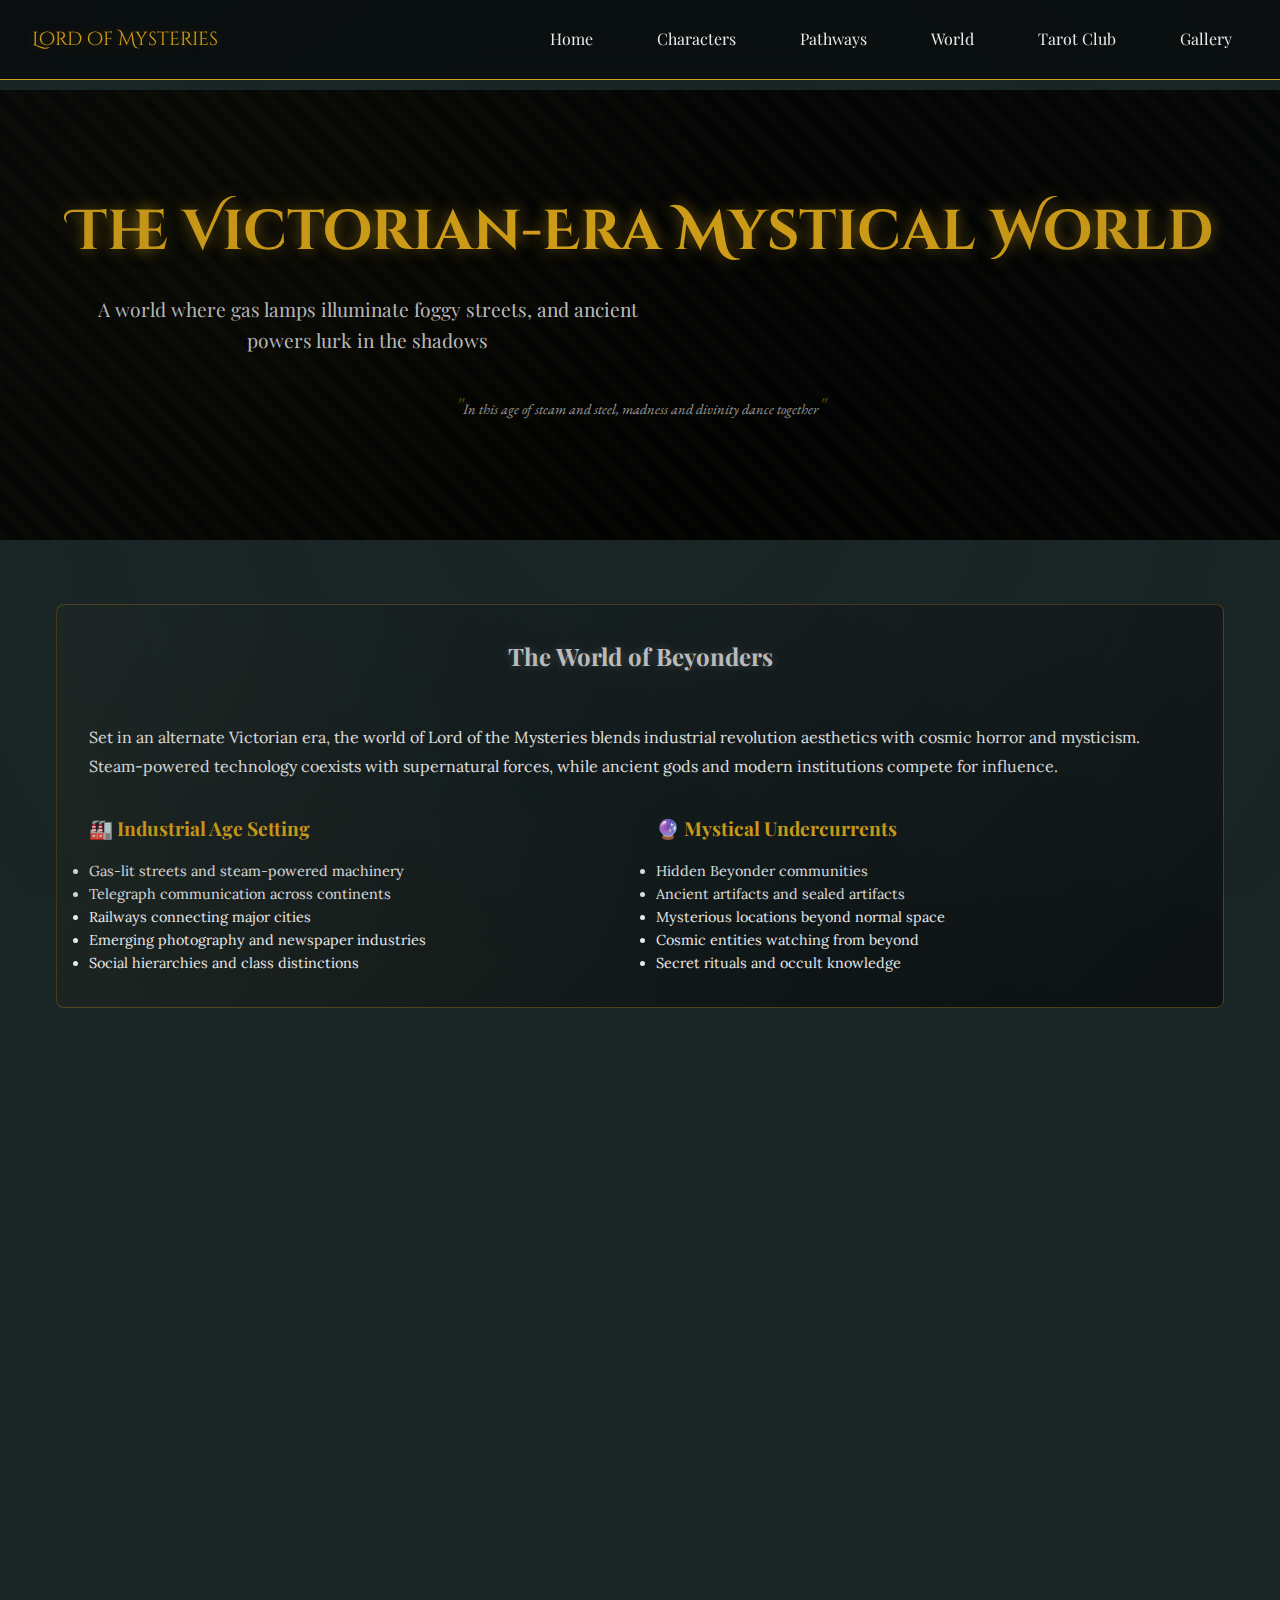
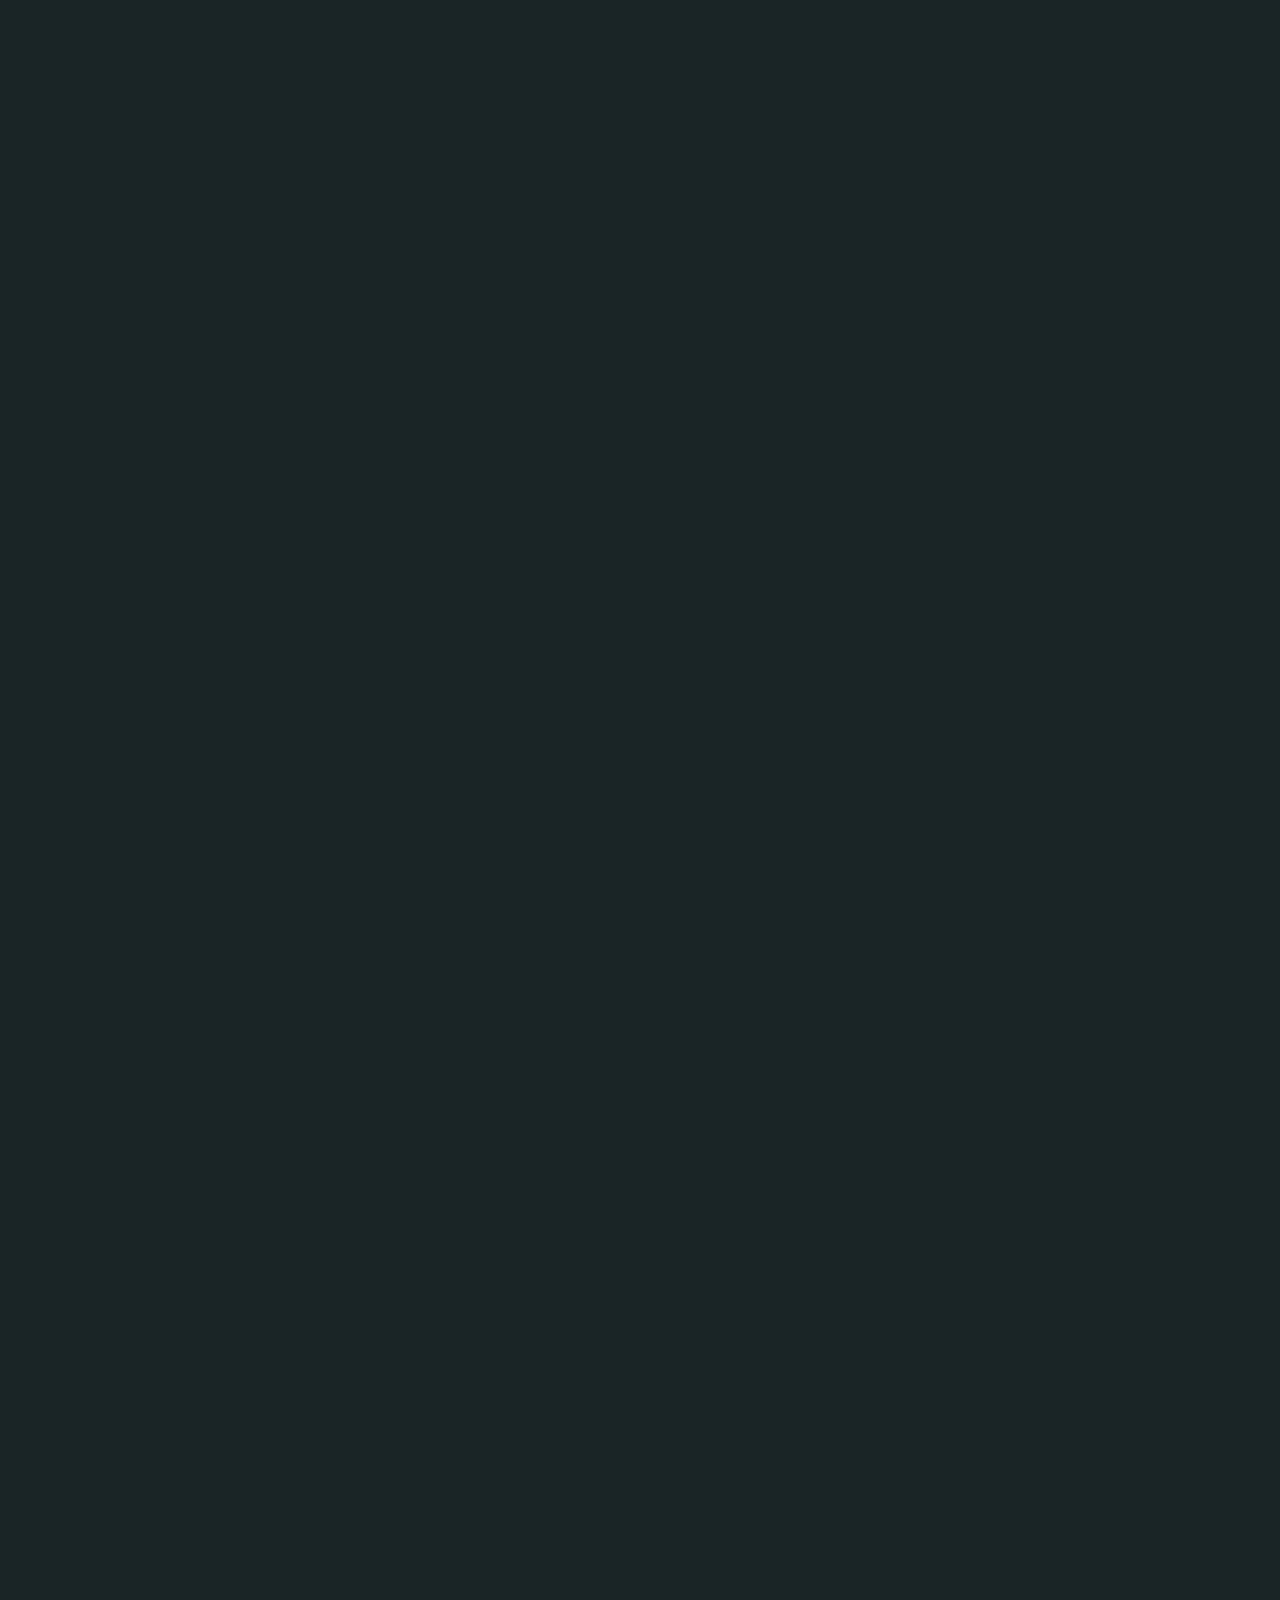
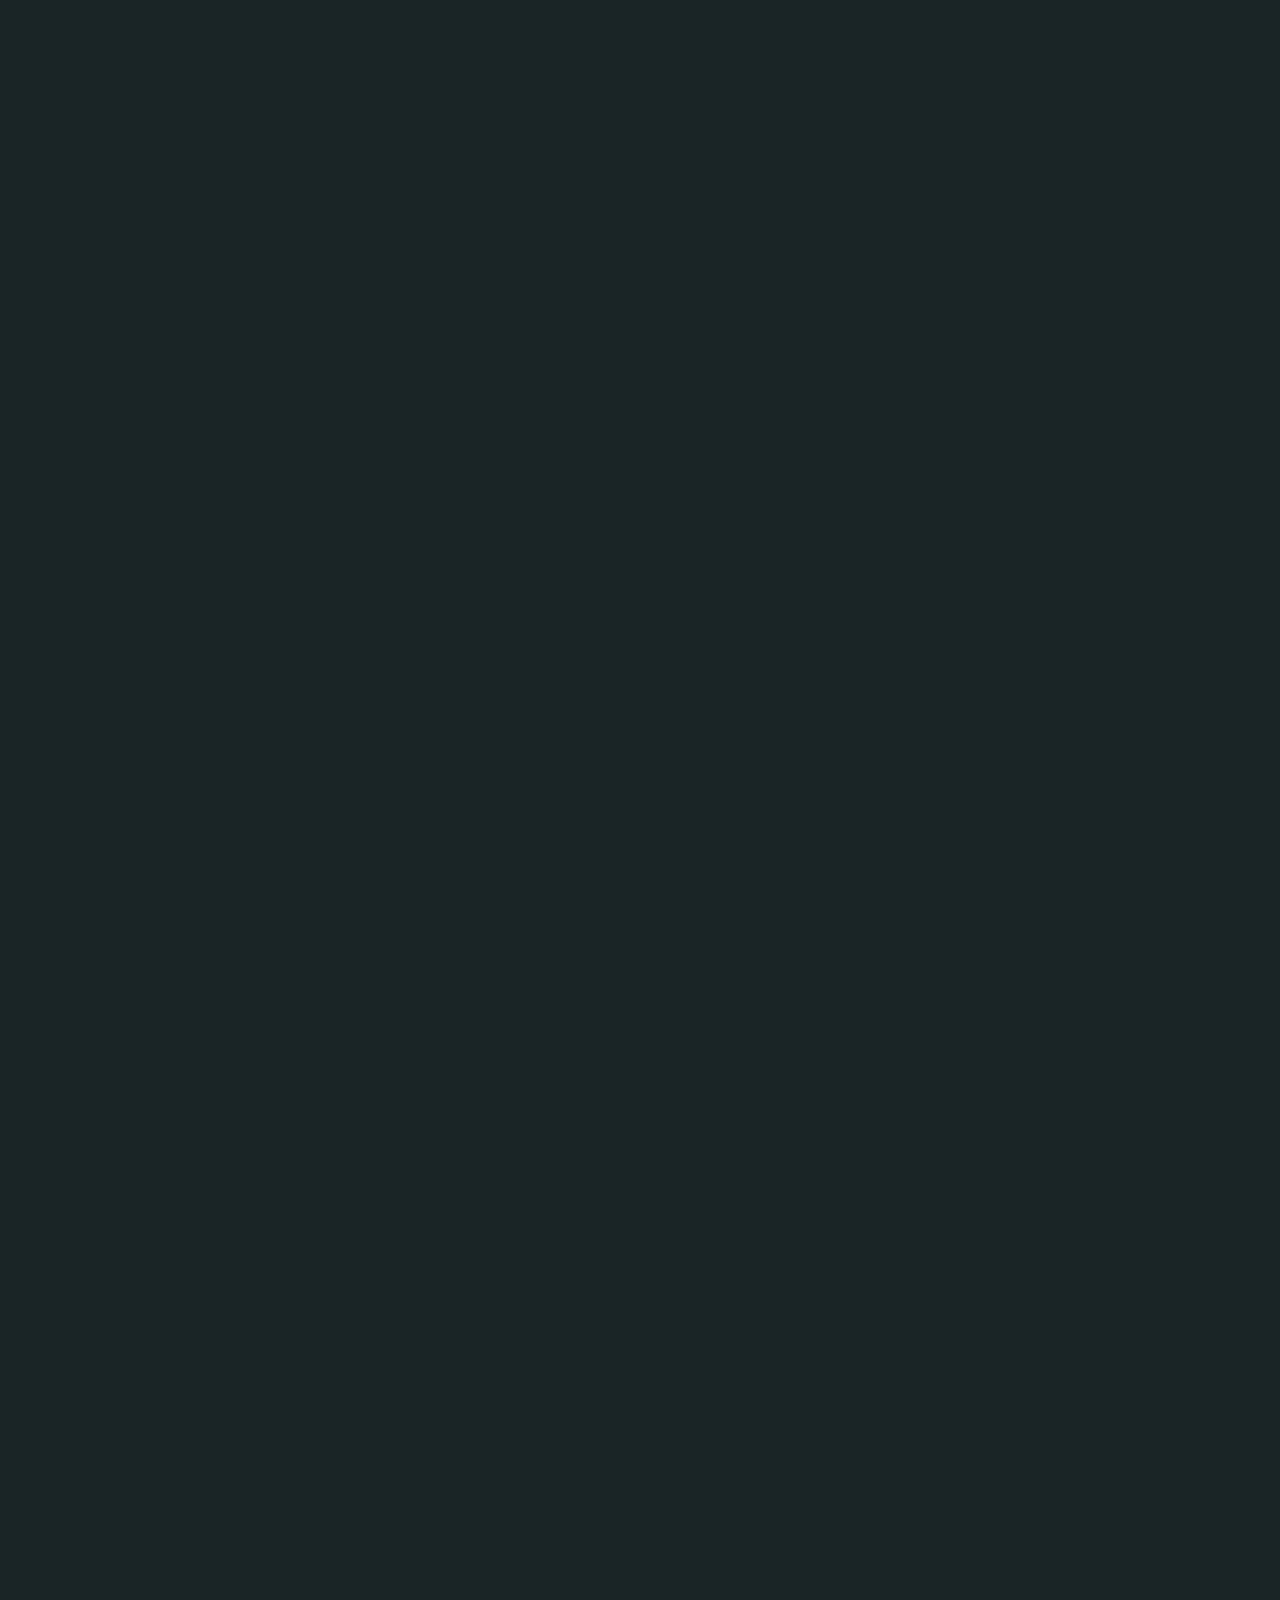
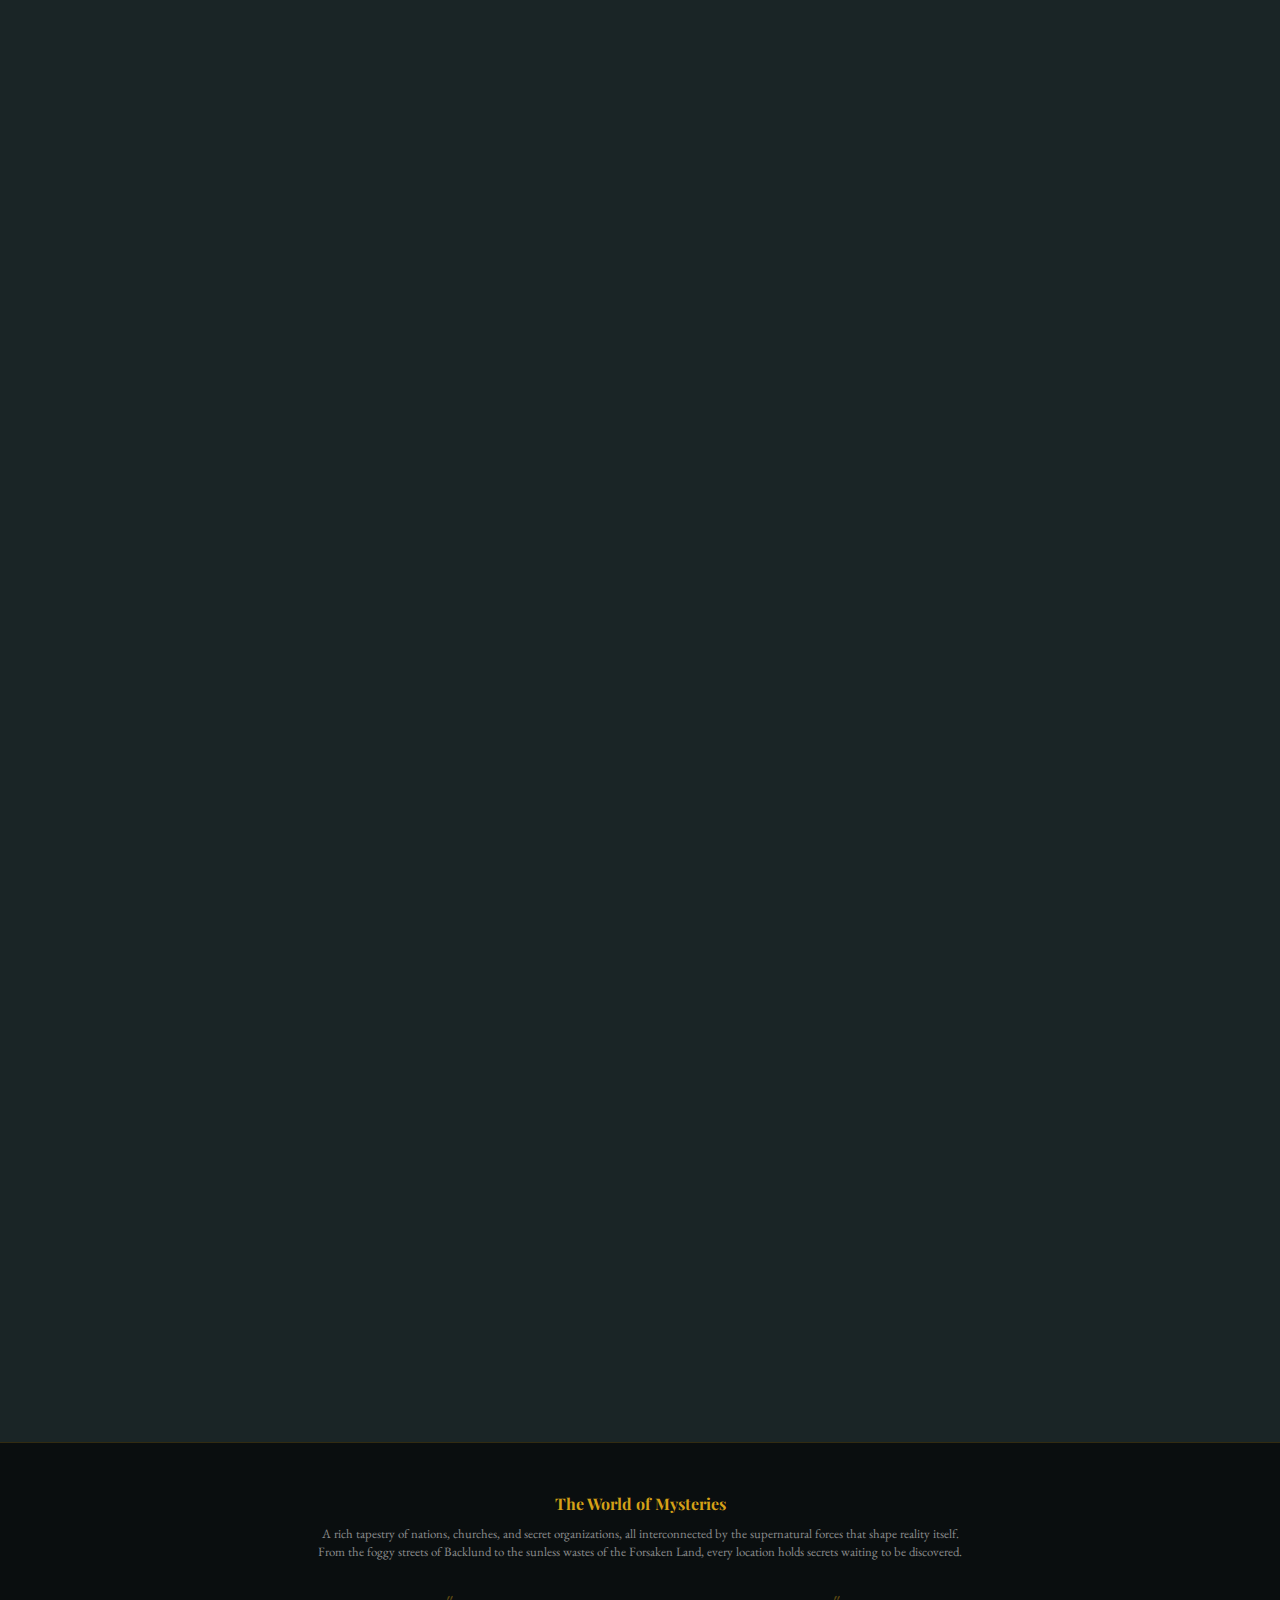
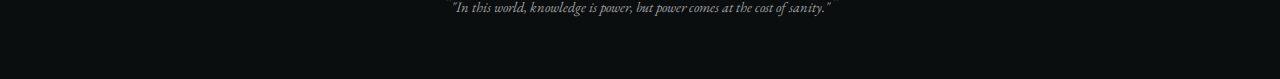
<file: pages/world.html>
<!DOCTYPE html>
<html lang="en">
<head>
    <meta charset="UTF-8">
    <meta name="viewport" content="width=device-width, initial-scale=1.0">
    <title>The Mystical World - Lord of the Mysteries</title>
    <link href="https://fonts.googleapis.com/css2?family=Cinzel+Decorative:wght@400;700&family=Playfair+Display:ital,wght@0,400;0,700;1,400&family=Lora:ital,wght@0,400;0,700;1,400&family=EB+Garamond:ital@0;1&display=swap" rel="stylesheet">
    <link rel="stylesheet" href="../assets/css/style.css">
</head>
<body>
    <!-- Loading Screen -->
    <div class="loading-screen" id="loadingScreen">
        <div class="loading-symbol"></div>
    </div>

    <!-- Fog Overlay -->
    <div class="fog-overlay"></div>

    <!-- Main Navigation -->
    <nav class="main-nav">
        <a href="../index.html" class="nav-brand">Lord of Mysteries</a>
        <ul class="nav-links">
            <li><a href="../index.html">Home</a></li>
            <li><a href="characters.html">Characters</a></li>
            <li><a href="pathways.html">Pathways</a></li>
            <li><a href="world.html">World</a></li>
            <li><a href="tarot-club.html">Tarot Club</a></li>
            <li><a href="gallery.html">Gallery</a></li>
        </ul>
        <button class="menu-toggle" id="menuToggle" aria-label="Menu">
            <span></span>
            <span></span>
            <span></span>
        </button>
    </nav>

    <!-- Mobile Navigation -->
    <nav class="mobile-nav" id="mobileNav">
        <a href="../index.html" class="nav-link">Home</a>
        <a href="characters.html" class="nav-link">Characters</a>
        <a href="pathways.html" class="nav-link">Pathways</a>
        <a href="world.html" class="nav-link">World</a>
        <a href="tarot-club.html" class="nav-link">Tarot Club</a>
        <a href="gallery.html" class="nav-link">Gallery</a>
    </nav>

    <div class="page-container">
        <!-- Hero Section -->
        <section class="hero-section" style="min-height: 50vh;">
            <div class="hero-content">
                <h1 class="hero-title">The Victorian-Era Mystical World</h1>
                <p class="hero-subtitle">A world where gas lamps illuminate foggy streets, and ancient powers lurk in the shadows</p>
                <p class="victorian-quote">In this age of steam and steel, madness and divinity dance together</p>
            </div>
        </section>

        <!-- World Overview -->
        <section class="content-section">
            <div class="card">
                <h2 class="section-title">The World of Beyonders</h2>
                <p style="font-size: 1rem; line-height: 1.8; margin-bottom: 2rem;">
                    Set in an alternate Victorian era, the world of Lord of the Mysteries blends industrial revolution aesthetics with cosmic horror and mysticism. Steam-powered technology coexists with supernatural forces, while ancient gods and modern institutions compete for influence.
                </p>
                
                <div class="grid grid-2">
                    <div>
                        <h3>🏭 Industrial Age Setting</h3>
                        <ul style="font-size: 0.9rem; line-height: 1.6; margin-top: 1rem;">
                            <li>Gas-lit streets and steam-powered machinery</li>
                            <li>Telegraph communication across continents</li>
                            <li>Railways connecting major cities</li>
                            <li>Emerging photography and newspaper industries</li>
                            <li>Social hierarchies and class distinctions</li>
                        </ul>
                    </div>
                    <div>
                        <h3>🔮 Mystical Undercurrents</h3>
                        <ul style="font-size: 0.9rem; line-height: 1.6; margin-top: 1rem;">
                            <li>Hidden Beyonder communities</li>
                            <li>Ancient artifacts and sealed artifacts</li>
                            <li>Mysterious locations beyond normal space</li>
                            <li>Cosmic entities watching from beyond</li>
                            <li>Secret rituals and occult knowledge</li>
                        </ul>
                    </div>
                </div>
            </div>
        </section>

        <!-- Major Kingdoms and Nations -->
        <section class="content-section">
            <h2 class="section-title">Major Kingdoms & Nations</h2>
            
            <div class="grid">
                <div class="card" style="border-left: 4px solid #8B0000;">
                    <h3>🏰 Loen Kingdom</h3>
                    <p style="margin-bottom: 1rem; font-style: italic; color: var(--silver);">
                        The Victorian-inspired kingdom where Klein begins his journey
                    </p>
                    <div class="grid grid-2">
                        <div>
                            <p><strong>Capital:</strong> Backlund</p>
                            <p><strong>Major Cities:</strong> Tingen, Enmat Port, Constant</p>
                            <p><strong>Government:</strong> Constitutional Monarchy</p>
                            <p><strong>Ruler:</strong> King George III</p>
                        </div>
                        <div>
                            <p><strong>Dominant Church:</strong> Church of the Evernight Goddess</p>
                            <p><strong>Characteristics:</strong> Industrial powerhouse, foggy weather</p>
                            <p><strong>Notable Features:</strong> Parliament, Royal Family, Fog</p>
                            <p><strong>Population:</strong> Primarily Loenese</p>
                        </div>
                    </div>
                    <p style="margin-top: 1rem; font-size: 0.85rem;">
                        Loen Kingdom serves as the primary setting for much of the story, featuring iconic locations like the foggy streets of Backlund, the mysterious Tingen City, and the industrial centers that drive the kingdom's economy.
                    </p>
                </div>

                <div class="card" style="border-left: 4px solid #4682B4;">
                    <h3>🦅 Feysac Empire</h3>
                    <p style="margin-bottom: 1rem; font-style: italic; color: var(--silver);">
                        The northern military powerhouse with a warrior culture
                    </p>
                    <div class="grid grid-2">
                        <div>
                            <p><strong>Capital:</strong> Saint Milon</p>
                            <p><strong>Government:</strong> Military Empire</p>
                            <p><strong>Ruler:</strong> Emperor Alista Tudor</p>
                            <p><strong>Military Focus:</strong> Professional armies</p>
                        </div>
                        <div>
                            <p><strong>Dominant Church:</strong> Church of the Lord of Storms</p>
                            <p><strong>Climate:</strong> Cold northern territories</p>
                            <p><strong>Culture:</strong> Honor-based, military traditions</p>
                            <p><strong>Threats:</strong> Frost sequence monsters</p>
                        </div>
                    </div>
                </div>

                <div class="card" style="border-left: 4px solid #FFD700;">
                    <h3>🎭 Intis Republic</h3>
                    <p style="margin-bottom: 1rem; font-style: italic; color: var(--silver);">
                        The revolutionary nation of art, industry, and political upheaval
                    </p>
                    <div class="grid grid-2">
                        <div>
                            <p><strong>Capital:</strong> Trier</p>
                            <p><strong>Government:</strong> Republic</p>
                            <p><strong>Revolution:</strong> Recently overthrew monarchy</p>
                            <p><strong>Industry:</strong> Advanced manufacturing</p>
                        </div>
                        <div>
                            <p><strong>Dominant Church:</strong> Church of the Eternal Blazing Sun</p>
                            <p><strong>Culture:</strong> Art, philosophy, revolution</p>
                            <p><strong>Technology:</strong> Leading in innovation</p>
                            <p><strong>Politics:</strong> Republican ideals</p>
                        </div>
                    </div>
                </div>

                <div class="card" style="border-left: 4px solid #9370DB;">
                    <h3>🌙 Feynapotter Kingdom</h3>
                    <p style="margin-bottom: 1rem; font-style: italic; color: var(--silver);">
                        The mystical kingdom known for its scholars and mystery schools
                    </p>
                    <div class="grid grid-2">
                        <div>
                            <p><strong>Capital:</strong> Feynapotter City</p>
                            <p><strong>Government:</strong> Scholarly Monarchy</p>
                            <p><strong>Specialization:</strong> Research and education</p>
                            <p><strong>Universities:</strong> Renowned academies</p>
                        </div>
                        <div>
                            <p><strong>Dominant Church:</strong> Church of Knowledge and Wisdom</p>
                            <p><strong>Culture:</strong> Academic pursuit, mysticism</p>
                            <p><strong>Notable:</strong> Ancient libraries and archives</p>
                            <p><strong>Mysteries:</strong> Hidden knowledge vaults</p>
                        </div>
                    </div>
                </div>
            </div>
        </section>

        <!-- The Seven Orthodox Churches -->
        <section class="content-section">
            <h2 class="section-title">The Seven Orthodox Churches</h2>
            <p style="text-align: center; margin-bottom: 3rem; opacity: 0.9;">
                The dominant religious organizations that maintain order and stability in the world
            </p>
            
            <div class="grid grid-2">
                <div class="card">
                    <h3>🌙 Church of the Evernight Goddess</h3>
                    <p><strong>Deity:</strong> Evernight Goddess (Amanises)</p>
                    <p><strong>Domain:</strong> Night, Dreams, Death, Concealment</p>
                    <p><strong>Headquarters:</strong> Saint Samuel Cathedral, Backlund</p>
                    <p><strong>Key Personnel:</strong> Archbishop Anthony, Leonard Mitchell</p>
                    <p><strong>Special Forces:</strong> Red Gloves, Nighthawks</p>
                    <p style="margin-top: 1rem; font-size: 0.85rem;">
                        The most influential church in Loen Kingdom, known for their Nighthawk teams that handle supernatural incidents in major cities.
                    </p>
                </div>

                <div class="card">
                    <h3>⚡ Church of the Lord of Storms</h3>
                    <p><strong>Deity:</strong> Lord of Storms</p>
                    <p><strong>Domain:</strong> Storms, Sea, Sky, Weather</p>
                    <p><strong>Headquarters:</strong> Pasu Island</p>
                    <p><strong>Key Personnel:</strong> Cardinals and Storm Bishops</p>
                    <p><strong>Special Forces:</strong> Mandated Punishers</p>
                    <p style="margin-top: 1rem; font-size: 0.85rem;">
                        Dominant in coastal regions and the Feysac Empire, with powerful maritime influence and weather control abilities.
                    </p>
                </div>

                <div class="card">
                    <h3>☀️ Church of the Eternal Blazing Sun</h3>
                    <p><strong>Deity:</strong> Eternal Blazing Sun</p>
                    <p><strong>Domain:</strong> Sun, Light, Fire, Purification</p>
                    <p><strong>Headquarters:</strong> Intis Republic</p>
                    <p><strong>Key Personnel:</strong> Solar Bishops and Cardinals</p>
                    <p><strong>Special Forces:</strong> Eternal Blazing Sun Inquisition</p>
                    <p style="margin-top: 1rem; font-size: 0.85rem;">
                        The state religion of Intis Republic, known for their purification rituals and opposition to evil entities.
                    </p>
                </div>

                <div class="card">
                    <h3>⚙️ Church of the God of Steam and Machinery</h3>
                    <p><strong>Deity:</strong> God of Steam and Machinery</p>
                    <p><strong>Domain:</strong> Technology, Industry, Innovation</p>
                    <p><strong>Headquarters:</strong> Various industrial centers</p>
                    <p><strong>Key Personnel:</strong> Engineer-Priests</p>
                    <p><strong>Special Forces:</strong> Mechanical Hearts</p>
                    <p style="margin-top: 1rem; font-size: 0.85rem;">
                        Embraces technological advancement while maintaining divine worship, popular among inventors and engineers.
                    </p>
                </div>

                <div class="card">
                    <h3>🌍 Church of the Earth Mother</h3>
                    <p><strong>Deity:</strong> Earth Mother</p>
                    <p><strong>Domain:</strong> Nature, Harvest, Life, Fertility</p>
                    <p><strong>Headquarters:</strong> Rural communities</p>
                    <p><strong>Key Personnel:</strong> Nature Priests and Druids</p>
                    <p><strong>Special Forces:</strong> Life School of Thought</p>
                    <p style="margin-top: 1rem; font-size: 0.85rem;">
                        Focuses on agricultural communities and natural harmony, with strong influence in rural areas.
                    </p>
                </div>

                <div class="card">
                    <h3>📚 Church of the God of Knowledge and Wisdom</h3>
                    <p><strong>Deity:</strong> God of Knowledge and Wisdom</p>
                    <p><strong>Domain:</strong> Knowledge, Wisdom, Learning</p>
                    <p><strong>Headquarters:</strong> Feynapotter Kingdom</p>
                    <p><strong>Key Personnel:</strong> Scholar-Priests</p>
                    <p><strong>Special Forces:</strong> Knowledge Keepers</p>
                    <p style="margin-top: 1rem; font-size: 0.85rem;">
                        Maintains vast libraries and educational institutions, serving as guardians of both mundane and mystical knowledge.
                    </p>
                </div>
            </div>
        </section>

        <!-- Secret Organizations -->
        <section class="content-section">
            <h2 class="section-title">Secret Organizations</h2>
            <p style="text-align: center; margin-bottom: 3rem; opacity: 0.9;">
                Hidden societies that operate in the shadows, each with their own agendas
            </p>
            
            <div class="grid">
                <div class="card" style="border: 2px solid var(--gold); background: linear-gradient(135deg, rgba(212, 160, 23, 0.1), rgba(10, 14, 15, 0.9));">
                    <h3>🎪 The Tarot Club</h3>
                    <p style="margin-bottom: 1rem; font-style: italic; color: var(--gold);">
                        The most mysterious gathering above the gray fog
                    </p>
                    <div class="grid grid-2">
                        <div>
                            <p><strong>Leader:</strong> The Fool (Klein Moretti)</p>
                            <p><strong>Meeting Time:</strong> Mondays, 3 PM Backlund time</p>
                            <p><strong>Location:</strong> Above the Gray Fog</p>
                            <p><strong>Members:</strong> 9+ (as of latest)</p>
                        </div>
                        <div>
                            <p><strong>Purpose:</strong> Knowledge exchange and mutual aid</p>
                            <p><strong>Rules:</strong> Equivalent exchange, absolute secrecy</p>
                            <p><strong>Influence:</strong> Growing across multiple nations</p>
                            <p><strong>Power:</strong> Protected by The Fool's authority</p>
                        </div>
                    </div>
                </div>

                <div class="card" style="border-left: 4px solid #8B0000;">
                    <h3>👁️ Twilight Hermit Order</h3>
                    <p style="margin-bottom: 1rem; font-style: italic; color: var(--silver);">
                        Ancient conspiracy spanning millennia
                    </p>
                    <p><strong>Purpose:</strong> Manipulating historical events</p>
                    <p><strong>Members:</strong> High-sequence Beyonders and Kings of Angels</p>
                    <p><strong>Influence:</strong> Global, across all major organizations</p>
                    <p><strong>Goal:</strong> Controlling the fate of civilizations</p>
                </div>

                <div class="card" style="border-left: 4px solid #FF69B4;">
                    <h3>🌹 Demoness Sect</h3>
                    <p style="margin-bottom: 1rem; font-style: italic; color: var(--silver);">
                        Practitioners of pleasure and catastrophe
                    </p>
                    <p><strong>Pathway:</strong> Demoness Pathway</p>
                    <p><strong>Methods:</strong> Seduction, assassination, chaos</p>
                    <p><strong>Influence:</strong> High society and underground</p>
                    <p><strong>Danger:</strong> Extremely high threat level</p>
                </div>

                <div class="card" style="border-left: 4px solid #FF4500;">
                    <h3>🎯 Aurora Order</h3>
                    <p style="margin-bottom: 1rem; font-style: italic; color: var(--silver);">
                        Fanatical believers of the True Creator
                    </p>
                    <p><strong>Deity:</strong> True Creator (Fallen Creator)</p>
                    <p><strong>Activity:</strong> Terrorist attacks, corruption</p>
                    <p><strong>Members:</strong> Mentally unstable extremists</p>
                    <p><strong>Status:</strong> Wanted by all orthodox churches</p>
                </div>
            </div>
        </section>

        <!-- Mysterious Locations -->
        <section class="content-section">
            <h2 class="section-title">Mysterious Locations</h2>
            
            <div class="grid grid-2">
                <div class="card">
                    <h3>🌫️ Above the Gray Fog</h3>
                    <p style="margin-bottom: 1rem; color: var(--silver);">
                        The mystical space where the Tarot Club gathers
                    </p>
                    <ul style="font-size: 0.85rem; line-height: 1.6;">
                        <li>• Exists beyond normal space and time</li>
                        <li>• Contains a magnificent ancient palace</li>
                        <li>• Accessible only through The Fool's power</li>
                        <li>• Immune to divination and scrying</li>
                        <li>• Source of Klein's mysterious abilities</li>
                    </ul>
                </div>

                <div class="card">
                    <h3>🏴‍☠️ The Five Seas</h3>
                    <p style="margin-bottom: 1rem; color: var(--silver);">
                        Dangerous waters filled with pirates and monsters
                    </p>
                    <ul style="font-size: 0.85rem; line-height: 1.6;">
                        <li>• Sonia Sea - Main trade routes</li>
                        <li>• Mistral Sea - Pirate territories</li>
                        <li>• Polar Sea - Frozen dangers</li>
                        <li>• Violent Sea - Storm-wracked waters</li>
                        <li>• Pristine Sea - Mysterious calm waters</li>
                    </ul>
                </div>

                <div class="card">
                    <h3>🌑 Forsaken Land</h3>
                    <p style="margin-bottom: 1rem; color: var(--silver);">
                        The abandoned realm where the sun no longer shines
                    </p>
                    <ul style="font-size: 0.85rem; line-height: 1.6;">
                        <li>• Sunless for over 2,000 years</li>
                        <li>• Home to the City of Silver</li>
                        <li>• Filled with dangerous monsters</li>
                        <li>• Ancient ruins and lost civilizations</li>
                        <li>• Cut off from normal world</li>
                    </ul>
                </div>

                <div class="card">
                    <h3>💀 Spirit World</h3>
                    <p style="margin-bottom: 1rem; color: var(--silver);">
                        The realm of spirits and supernatural entities
                    </p>
                    <ul style="font-size: 0.85rem; line-height: 1.6;">
                        <li>• Overlaps with the material world</li>
                        <li>• Contains ancient cities and ruins</li>
                        <li>• Home to various spirit creatures</li>
                        <li>• Accessible through specific rituals</li>
                        <li>• Dangerous for unprepared visitors</li>
                    </ul>
                </div>
            </div>
        </section>
    </div>

    <!-- Footer -->
    <footer class="footer">
        <div class="footer-content">
            <div class="footer-section">
                <h3 class="footer-title">The World of Mysteries</h3>
                <p class="footer-text">
                    A rich tapestry of nations, churches, and secret organizations, all interconnected by the supernatural forces that shape reality itself.<br>
                    From the foggy streets of Backlund to the sunless wastes of the Forsaken Land, every location holds secrets waiting to be discovered.
                </p>
            </div>
            
            <div class="footer-section">
                <p class="victorian-quote">"In this world, knowledge is power, but power comes at the cost of sanity."</p>
            </div>
        </div>
    </footer>

    <script src="../assets/js/main.js"></script>
</body>
</html>
</file>
<file: assets/css/style.css>
* {
    margin: 0;
    padding: 0;
    box-sizing: border-box;
}

:root {
    --gold: #D4A017;
    --silver: #C0C0C0;
    --dark-bg: #1A2526;
    --darker-bg: #0A0E0F;
    --off-white: #E8E8E8;
    --shadow-dark: rgba(0, 0, 0, 0.7);
    --crimson: #8B0000;
    --mystical-blue: #191970;
}

body {
    font-family: 'Lora', serif;
    font-size: 0.85rem;
    color: var(--off-white);
    background: var(--dark-bg);
    line-height: 1.6;
    overflow-x: hidden;
    min-height: 100vh;
}

/* Typography */
h1 {
    font-family: 'Cinzel Decorative', serif;
    font-size: 1.8rem;
    color: var(--gold);
    text-shadow: 0 0 15px rgba(212, 160, 23, 0.5);
    text-align: center;
    margin-bottom: 1rem;
    animation: flicker 3s infinite ease-in-out;
}

h2 {
    font-family: 'Playfair Display', serif;
    font-size: 1.2rem;
    color: var(--silver);
    text-shadow: 0 0 10px rgba(192, 192, 192, 0.3);
    margin-bottom: 0.8rem;
}

h3 {
    font-family: 'Playfair Display', serif;
    font-size: 1rem;
    color: var(--gold);
    margin-bottom: 0.5rem;
}

.accent-text {
    font-family: 'EB Garamond', serif;
    font-style: italic;
    font-size: 0.75rem;
    color: var(--silver);
    opacity: 0.8;
}

/* Animations */
@keyframes flicker {
    0%, 100% { opacity: 1; text-shadow: 0 0 15px rgba(212, 160, 23, 0.5); }
    50% { opacity: 0.85; text-shadow: 0 0 20px rgba(212, 160, 23, 0.7); }
}

@keyframes fadeIn {
    from { opacity: 0; transform: translateY(20px); }
    to { opacity: 1; transform: translateY(0); }
}

@keyframes float {
    0%, 100% { transform: translateY(0); }
    50% { transform: translateY(-10px); }
}

@keyframes revealCard {
    from { 
        opacity: 0; 
        transform: rotateY(90deg) scale(0.8);
    }
    to { 
        opacity: 1; 
        transform: rotateY(0) scale(1);
    }
}

@keyframes mysticalGlow {
    0%, 100% { box-shadow: 0 0 5px var(--gold), 0 0 10px var(--gold); }
    50% { box-shadow: 0 0 20px var(--gold), 0 0 30px var(--gold); }
}

/* Navigation */
.main-nav {
    position: fixed;
    top: 0;
    left: 0;
    right: 0;
    background: rgba(10, 14, 15, 0.95);
    backdrop-filter: blur(10px);
    border-bottom: 1px solid var(--gold);
    padding: 1rem 2rem;
    z-index: 999;
    display: flex;
    justify-content: space-between;
    align-items: center;
}

.nav-brand {
    font-family: 'Cinzel Decorative', serif;
    font-size: 1.2rem;
    color: var(--gold);
    text-decoration: none;
    text-shadow: 0 0 10px rgba(212, 160, 23, 0.3);
}

.nav-links {
    display: none;
    gap: 2rem;
    list-style: none;
}

.nav-links li a {
    color: var(--off-white);
    text-decoration: none;
    font-family: 'Playfair Display', serif;
    transition: all 0.3s ease;
    padding: 0.5rem 1rem;
    border-radius: 4px;
}

.nav-links li a:hover {
    color: var(--gold);
    background: rgba(212, 160, 23, 0.1);
    text-shadow: 0 0 10px rgba(212, 160, 23, 0.5);
}

/* Hamburger Menu */
.menu-toggle {
    display: flex;
    flex-direction: column;
    background: none;
    border: none;
    cursor: pointer;
    padding: 0;
}

.menu-toggle span {
    width: 25px;
    height: 2px;
    background: var(--gold);
    margin: 3px 0;
    transition: all 0.3s ease;
}

/* Mobile Navigation */
.mobile-nav {
    position: fixed;
    top: 0;
    right: -100%;
    width: 80%;
    max-width: 300px;
    height: 100vh;
    background: var(--darker-bg);
    border-left: 2px solid var(--gold);
    padding: 5rem 2rem 2rem;
    transition: right 0.3s ease;
    z-index: 1000;
    overflow-y: auto;
}

.mobile-nav.active {
    right: 0;
}

.mobile-nav .nav-link {
    display: block;
    font-family: 'Playfair Display', serif;
    font-size: 1.1rem;
    color: var(--off-white);
    text-decoration: none;
    padding: 0.75rem 0;
    border-bottom: 1px solid rgba(212, 160, 23, 0.2);
    transition: all 0.3s ease;
}

.mobile-nav .nav-link:hover {
    color: var(--gold);
    padding-left: 1rem;
}

/* Page container */
.page-container {
    margin-top: 80px;
    min-height: calc(100vh - 80px);
}

/* Hero Section */
.hero-section {
    position: relative;
    min-height: 70vh;
    display: flex;
    flex-direction: column;
    justify-content: center;
    align-items: center;
    padding: 2rem 1rem;
    background: linear-gradient(rgba(0, 0, 0, 0.7), rgba(0, 0, 0, 0.8)),
                radial-gradient(circle at 20% 50%, rgba(212, 160, 23, 0.1) 0%, transparent 50%),
                var(--darker-bg);
    overflow: hidden;
}

.hero-section::before {
    content: '';
    position: absolute;
    top: -50%;
    left: -50%;
    width: 200%;
    height: 200%;
    background: repeating-linear-gradient(
        45deg,
        transparent,
        transparent 10px,
        rgba(212, 160, 23, 0.02) 10px,
        rgba(212, 160, 23, 0.02) 20px
    );
    animation: float 20s infinite linear;
    pointer-events: none;
}

.hero-content {
    position: relative;
    z-index: 1;
    animation: fadeIn 1.5s ease-out;
    text-align: center;
}

.hero-title {
    font-size: 2.5rem;
    margin-bottom: 1rem;
}

.hero-subtitle {
    font-family: 'Playfair Display', serif;
    font-size: 1rem;
    color: var(--silver);
    text-align: center;
    margin-bottom: 2rem;
    max-width: 90vw;
}

/* Victorian Quote */
.victorian-quote {
    font-family: 'EB Garamond', serif;
    font-style: italic;
    font-size: 0.9rem;
    color: var(--silver);
    text-align: center;
    margin: 1rem 0;
    padding: 0 1rem;
    opacity: 0.8;
}

.victorian-quote::before,
.victorian-quote::after {
    content: '"';
    font-size: 1.5rem;
    color: var(--gold);
    opacity: 0.5;
}

/* CTA Button */
.cta-button {
    display: inline-block;
    background: var(--dark-bg);
    border: 2px solid var(--gold);
    color: var(--off-white);
    padding: 0.75rem 1.5rem;
    font-family: 'Lora', serif;
    font-size: 0.9rem;
    text-decoration: none;
    position: relative;
    overflow: hidden;
    transition: all 0.3s ease;
    box-shadow: 0 0 15px rgba(212, 160, 23, 0.3);
    cursor: pointer;
    border-radius: 4px;
}

.cta-button::before {
    content: '';
    position: absolute;
    top: 50%;
    left: 50%;
    width: 0;
    height: 0;
    background: radial-gradient(circle, var(--gold) 0%, transparent 70%);
    transform: translate(-50%, -50%);
    transition: width 0.5s, height 0.5s;
    opacity: 0.3;
}

.cta-button:hover::before {
    width: 300px;
    height: 300px;
}

.cta-button:hover {
    box-shadow: 0 0 25px rgba(212, 160, 23, 0.6);
    transform: translateY(-2px);
}

/* Content sections */
.content-section {
    padding: 4rem 1rem;
    max-width: 1200px;
    margin: 0 auto;
}

.section-title {
    text-align: center;
    margin-bottom: 3rem;
}

/* Cards */
.card {
    background: linear-gradient(135deg, rgba(26, 37, 38, 0.8), rgba(10, 14, 15, 0.9));
    border: 1px solid rgba(212, 160, 23, 0.3);
    padding: 2rem;
    border-radius: 8px;
    position: relative;
    overflow: hidden;
    margin-bottom: 2rem;
}

.card::before {
    content: '';
    position: absolute;
    top: -2px;
    left: -2px;
    right: -2px;
    bottom: -2px;
    background: linear-gradient(45deg, var(--gold), transparent, var(--silver));
    border-radius: 8px;
    opacity: 0.2;
    z-index: -1;
    animation: float 6s infinite linear;
}

/* Grid layouts */
.grid {
    display: grid;
    gap: 2rem;
    grid-template-columns: 1fr;
}

.grid-2 {
    grid-template-columns: repeat(auto-fit, minmax(300px, 1fr));
}

.grid-3 {
    grid-template-columns: repeat(auto-fit, minmax(250px, 1fr));
}

/* Character cards */
.character-card {
    background: var(--darker-bg);
    border: 2px solid rgba(212, 160, 23, 0.4);
    border-radius: 8px;
    padding: 1.5rem;
    position: relative;
    overflow: hidden;
    transition: all 0.3s ease;
    min-height: 400px;
    display: flex;
    flex-direction: column;
}

.character-card:hover {
    transform: translateY(-5px);
    box-shadow: 0 10px 30px rgba(0, 0, 0, 0.5);
    border-color: var(--gold);
}

.character-image {
    width: 100%;
    height: 200px;
    object-fit: cover;
    border-radius: 4px;
    margin-bottom: 1rem;
    border: 1px solid rgba(212, 160, 23, 0.3);
}

.character-image-placeholder {
    width: 100%;
    height: 200px;
    background: linear-gradient(135deg, var(--dark-bg), rgba(212, 160, 23, 0.1));
    border: 1px solid rgba(212, 160, 23, 0.3);
    border-radius: 4px;
    margin-bottom: 1rem;
    display: flex;
    align-items: center;
    justify-content: center;
    position: relative;
    overflow: hidden;
}

.character-image-placeholder::before {
    content: attr(data-character);
    font-family: 'Cinzel Decorative', serif;
    font-size: 3rem;
    color: rgba(212, 160, 23, 0.3);
    position: absolute;
    z-index: 1;
}

.character-name {
    font-family: 'Playfair Display', serif;
    font-size: 1.2rem;
    color: var(--gold);
    margin-bottom: 0.5rem;
    text-shadow: 0 0 10px rgba(212, 160, 23, 0.3);
}

.character-title {
    font-family: 'EB Garamond', serif;
    font-style: italic;
    font-size: 0.9rem;
    color: var(--silver);
    margin-bottom: 0.5rem;
    opacity: 0.9;
}

.character-pathway {
    font-size: 0.8rem;
    color: var(--gold);
    opacity: 0.7;
    margin-bottom: 1rem;
}

.character-description {
    font-size: 0.85rem;
    line-height: 1.6;
    color: var(--off-white);
    opacity: 0.9;
    flex-grow: 1;
}

/* Section Divider */
.section-divider {
    text-align: center;
    margin: 4rem 0;
    position: relative;
}

.section-divider::before,
.section-divider::after {
    content: '';
    position: absolute;
    top: 50%;
    width: 30%;
    height: 1px;
    background: linear-gradient(to right, transparent, var(--gold), transparent);
}

.section-divider::before {
    left: 0;
}

.section-divider::after {
    right: 0;
}

.divider-symbol {
    display: inline-block;
    width: 50px;
    height: 50px;
    background: radial-gradient(circle, var(--gold) 0%, transparent 70%);
    border-radius: 50%;
    position: relative;
    animation: float 4s infinite ease-in-out;
}

.divider-symbol::before {
    content: '⟡';
    position: absolute;
    top: 50%;
    left: 50%;
    transform: translate(-50%, -50%);
    font-size: 1.5rem;
    color: var(--dark-bg);
}

/* Footer */
.footer {
    background: var(--darker-bg);
    padding: 3rem 1rem 2rem;
    text-align: center;
    border-top: 1px solid rgba(212, 160, 23, 0.2);
    margin-top: 4rem;
}

.footer-content {
    max-width: 800px;
    margin: 0 auto;
}

.footer-section {
    margin-bottom: 1.5rem;
}

.footer-title {
    font-family: 'Playfair Display', serif;
    font-size: 1rem;
    color: var(--gold);
    margin-bottom: 0.5rem;
}

.footer-text {
    font-family: 'EB Garamond', serif;
    font-size: 0.8rem;
    color: var(--silver);
    opacity: 0.7;
    line-height: 1.4;
}

/* Responsive Design */
@media (min-width: 768px) {
    body {
        font-size: 1rem;
    }

    .nav-links {
        display: flex;
    }

    .menu-toggle {
        display: none;
    }

    .mobile-nav {
        display: none;
    }

    .hero-section {
        min-height: 90vh;
    }

    .hero-title {
        font-size: 3.5rem;
    }

    .hero-subtitle {
        font-size: 1.2rem;
        max-width: 600px;
    }

    h1 {
        font-size: 2.5rem;
    }

    h2 {
        font-size: 1.5rem;
    }

    h3 {
        font-size: 1.2rem;
    }

    .accent-text {
        font-size: 0.9rem;
    }

    .cta-button {
        font-size: 1rem;
        padding: 1rem 2rem;
    }

    .page-container {
        margin-top: 90px;
    }

    .main-nav {
        padding: 1.5rem 2rem;
    }
}

/* Loading Animation */
.loading-screen {
    position: fixed;
    top: 0;
    left: 0;
    width: 100%;
    height: 100vh;
    background: var(--darker-bg);
    display: flex;
    justify-content: center;
    align-items: center;
    z-index: 2000;
    opacity: 1;
    transition: opacity 0.5s ease;
}

.loading-screen.hide {
    opacity: 0;
    pointer-events: none;
}

.loading-symbol {
    width: 60px;
    height: 60px;
    border: 3px solid rgba(212, 160, 23, 0.3);
    border-top: 3px solid var(--gold);
    border-radius: 50%;
    animation: spin 1s linear infinite;
}

@keyframes spin {
    to { transform: rotate(360deg); }
}

/* Fog Overlay */
.fog-overlay {
    position: fixed;
    top: 0;
    left: 0;
    width: 100%;
    height: 100%;
    pointer-events: none;
    z-index: 100;
    background: radial-gradient(circle at 50% 50%, transparent 0%, rgba(26, 37, 38, 0.2) 100%);
    opacity: 0.6;
}
</file>
